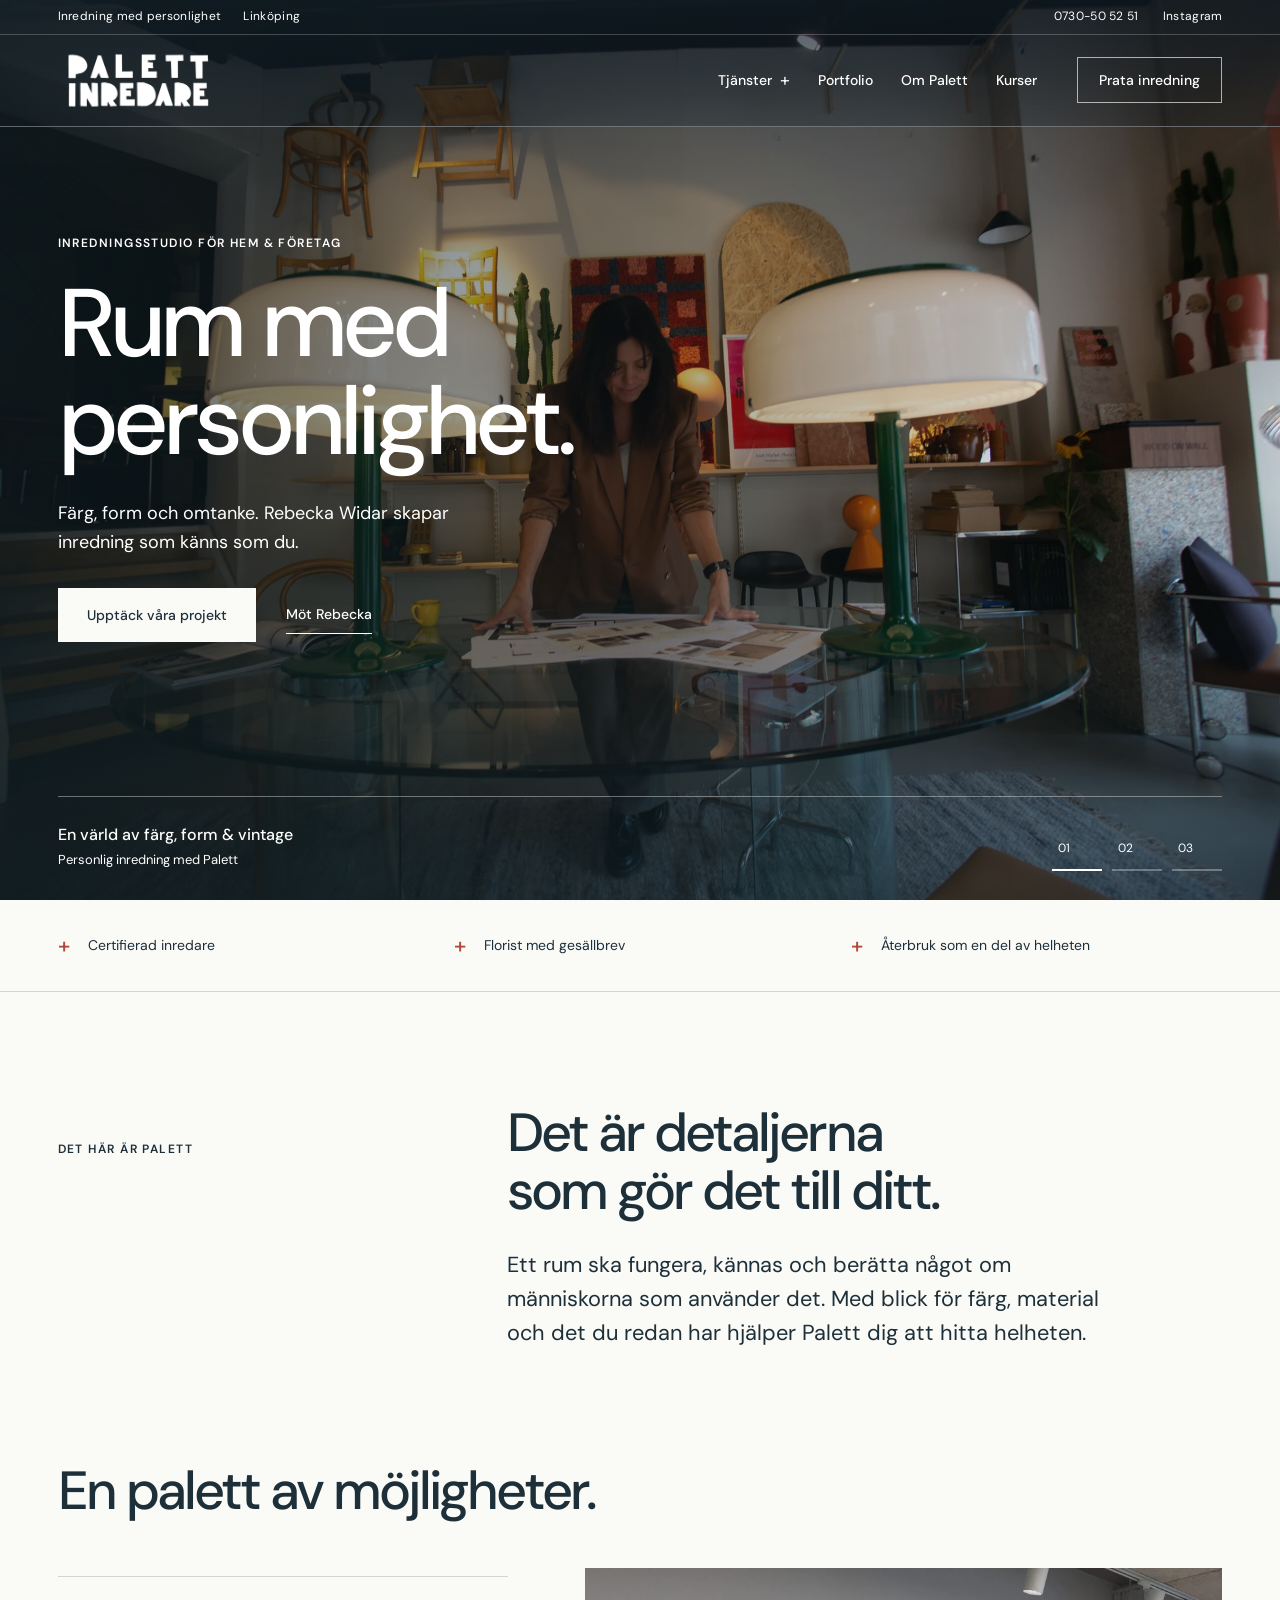
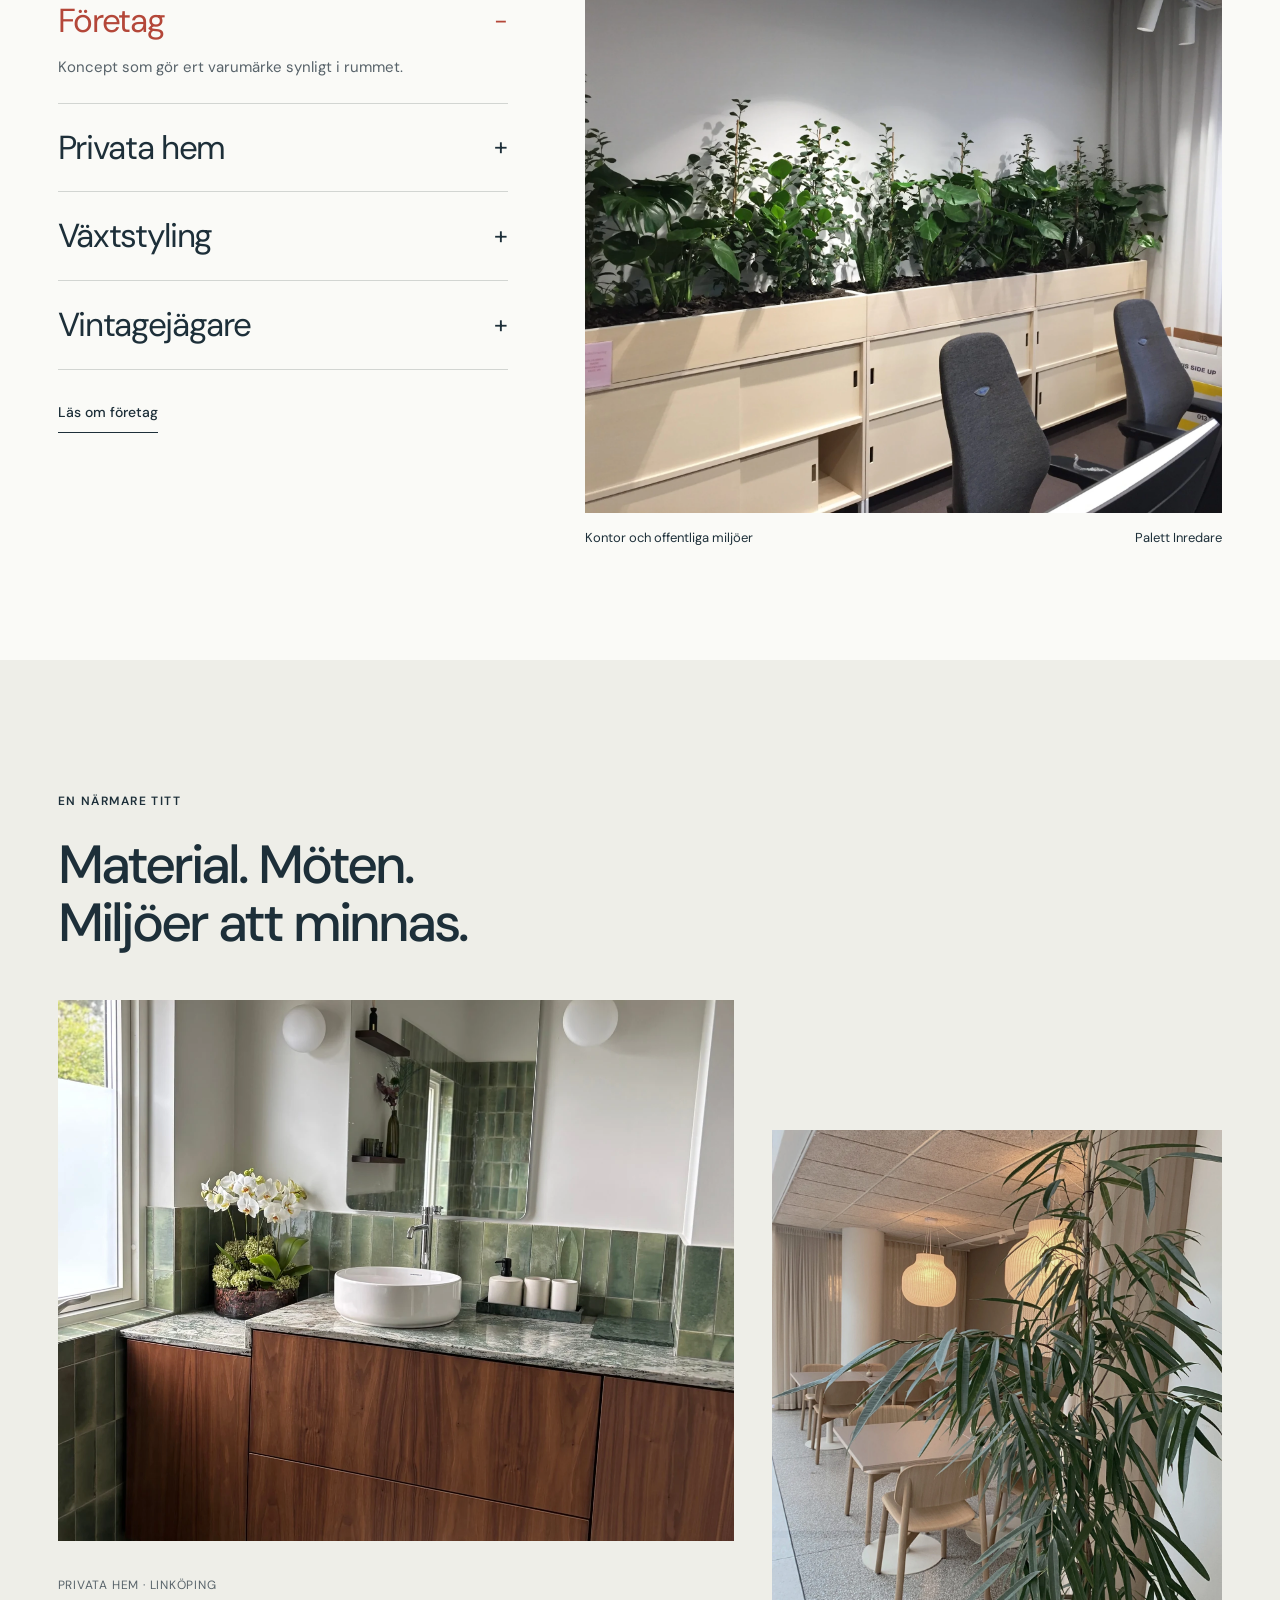
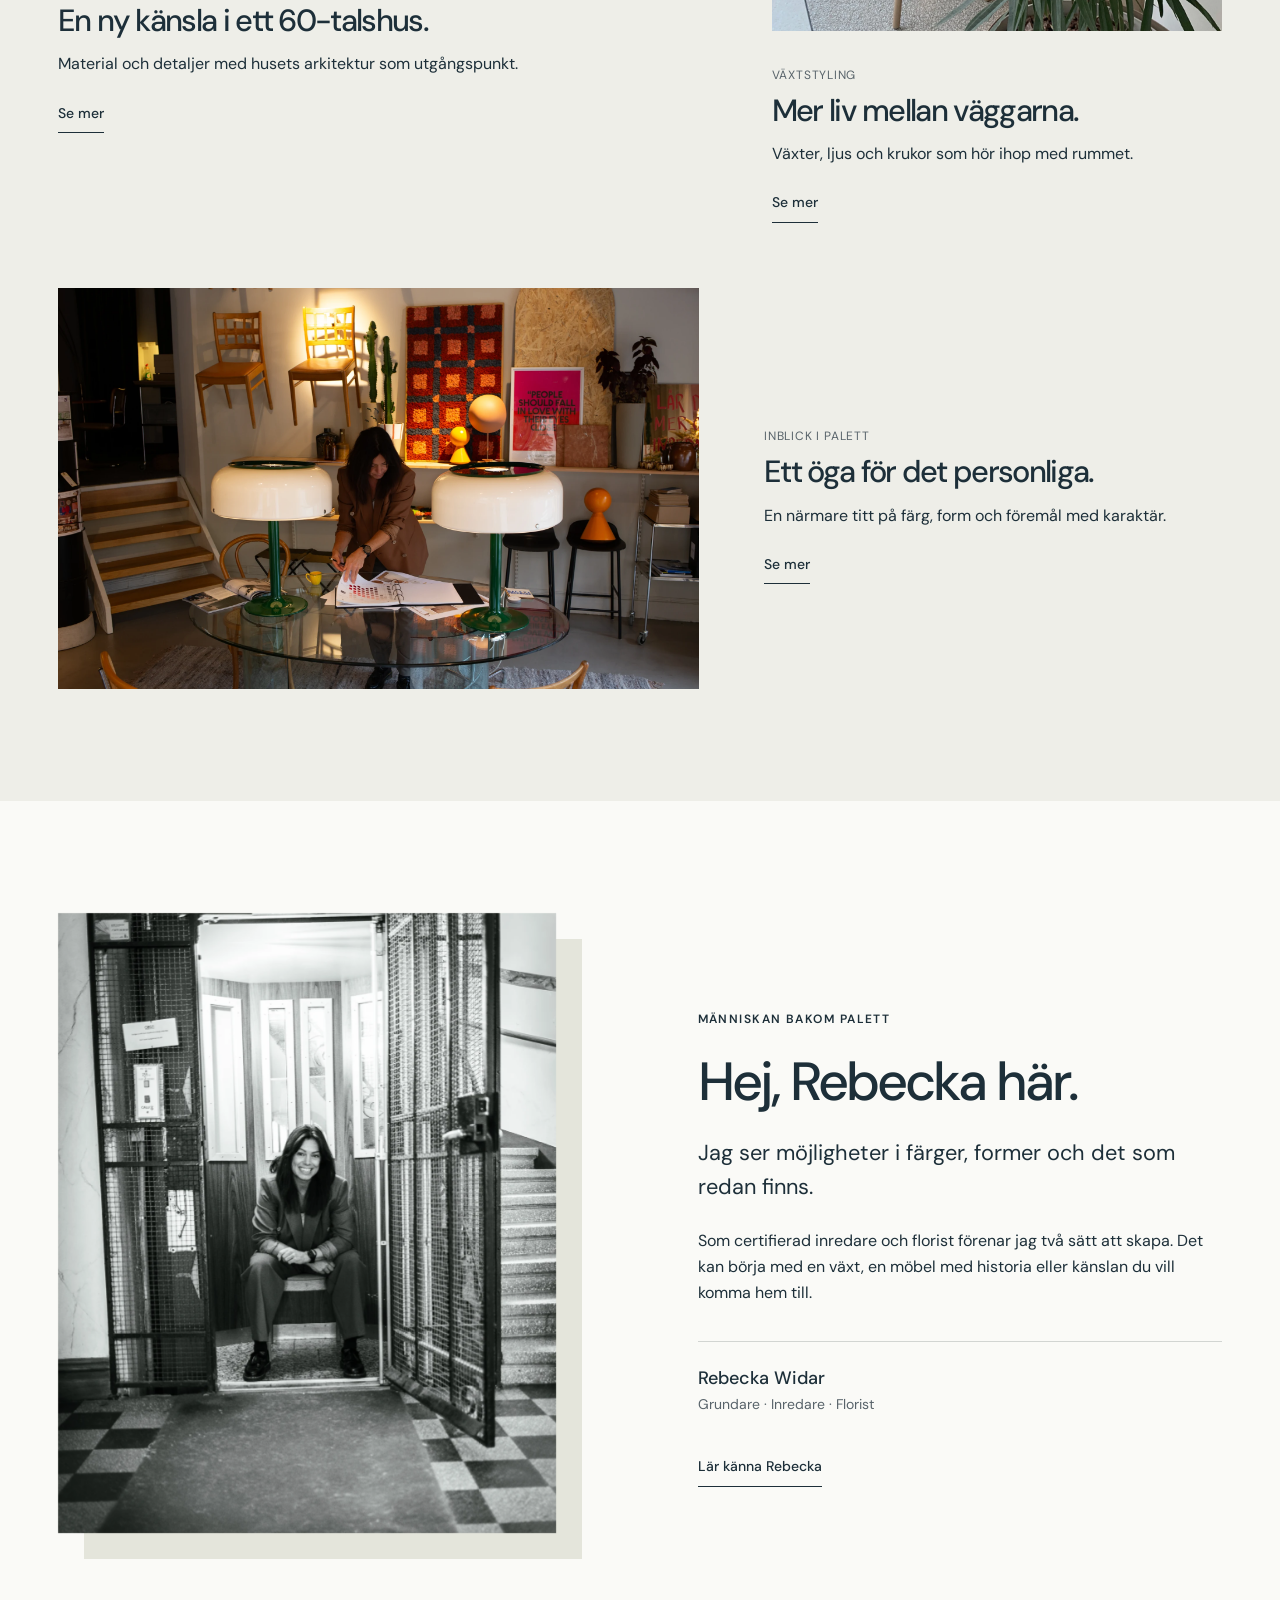
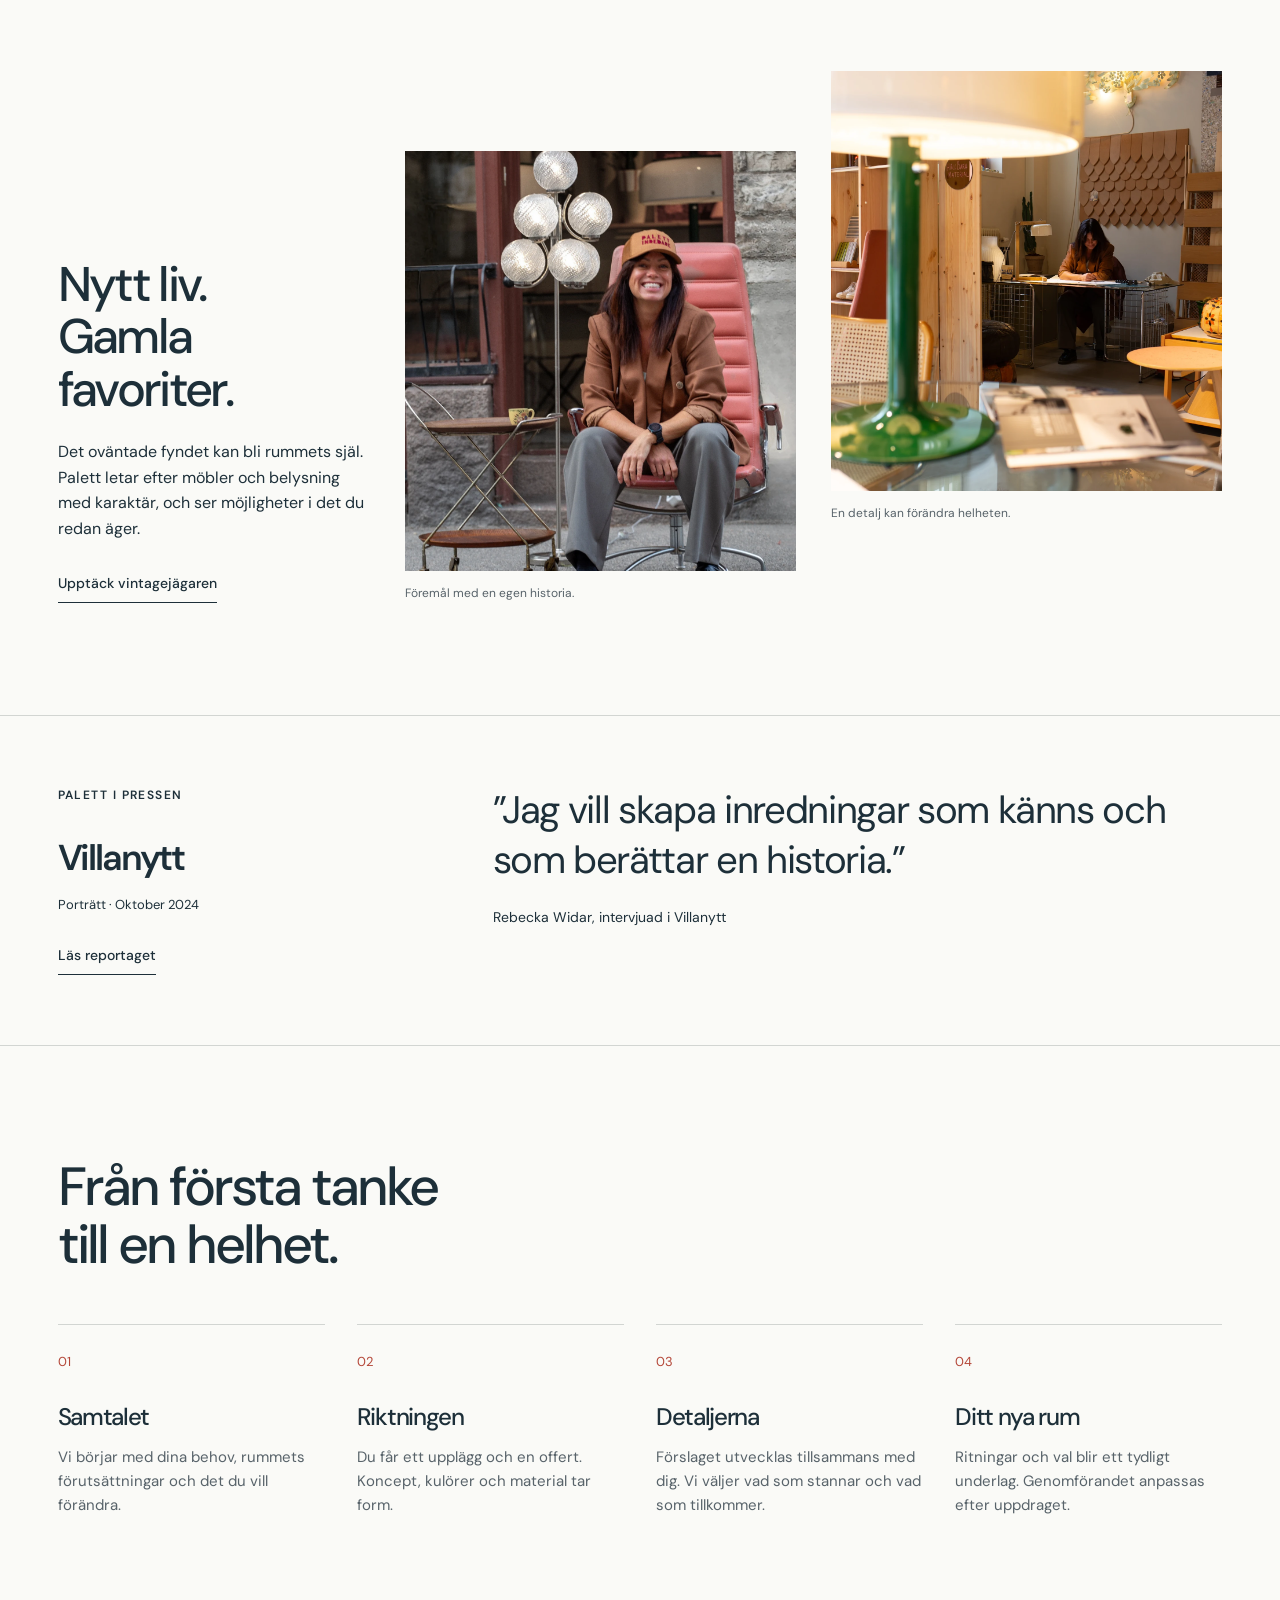
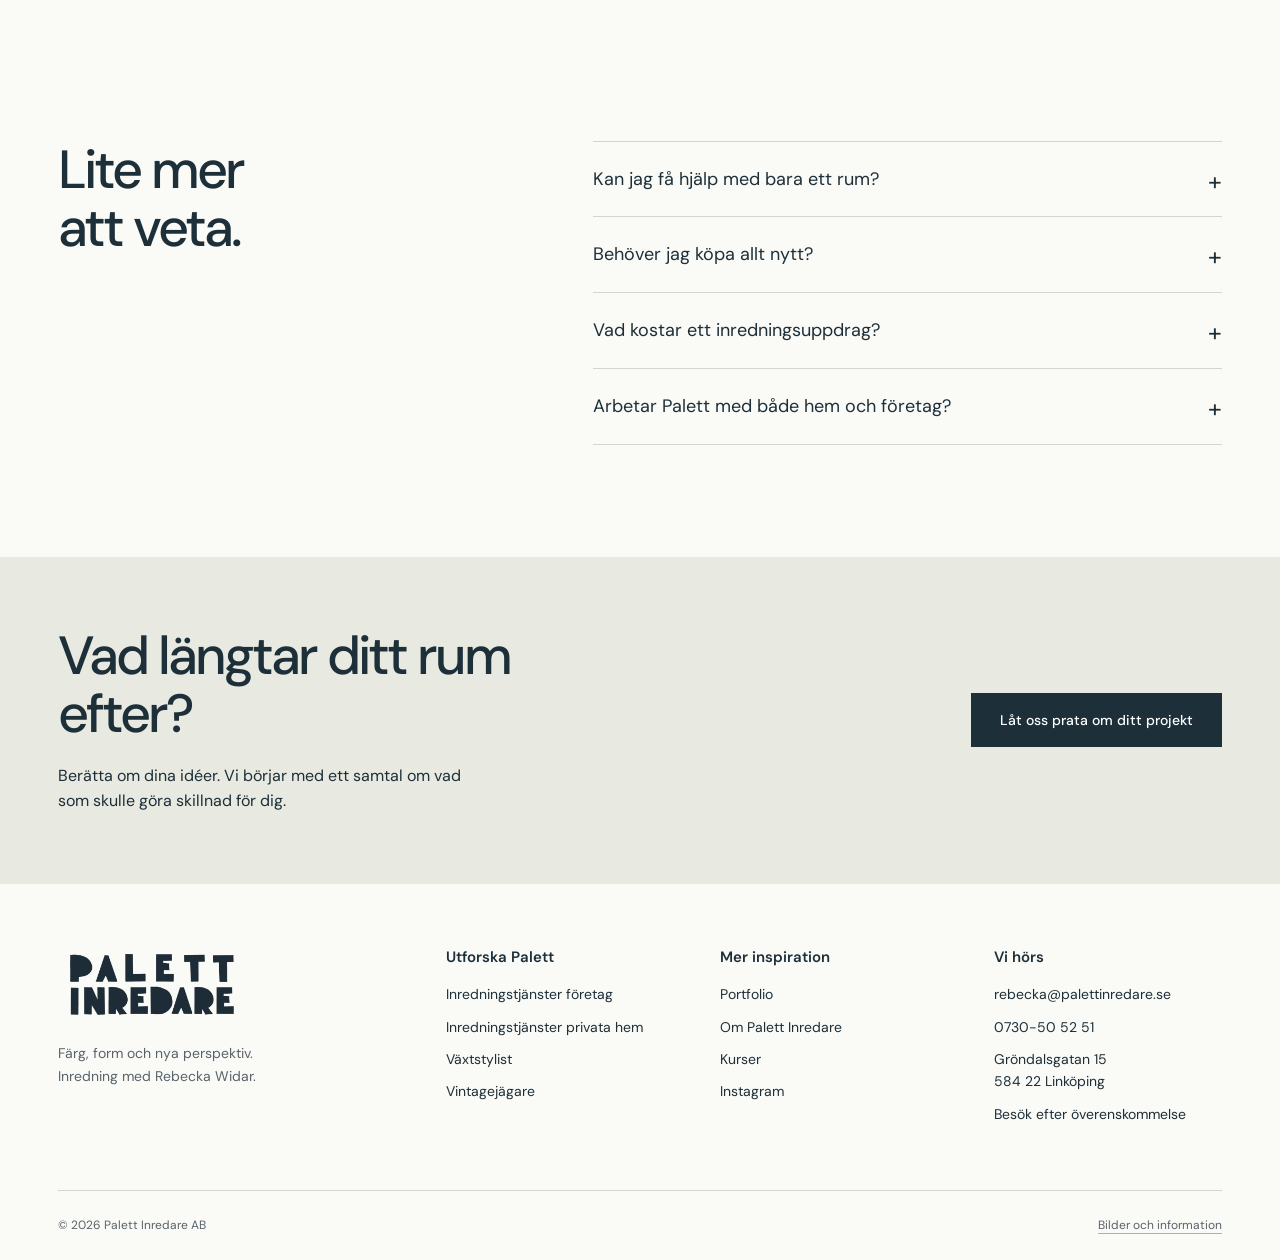
<file: index.html>
<!doctype html><html lang="sv"><head><meta charset="utf-8"><meta name="viewport" content="width=device-width, initial-scale=1"><title>Hem | Palett Inredare</title><meta name="description" content="Personlig inredning med Rebecka Widar i Linköping. Inredning för företag och hem, växtstyling, vintage och kurser."><meta name="theme-color" content="#1d2f39"><link rel="icon" href="assets/favicon.svg" type="image/svg+xml"><link rel="preload" href="assets/sans-500.ttf" as="font" type="font/ttf" crossorigin><link rel="stylesheet" href="style.css"><script src="script.js" defer></script></head><body><a class="skip" href="#main">Hoppa till innehållet</a><header class="header hero-header"><div class="utility wrap"><div>Inredning med personlighet<span class="desktop-only">Linköping</span></div><div><a href="tel:+46730505251">0730-50 52 51</a><a class="desktop-only" href="https://www.instagram.com/Palettinredare/" target="_blank" rel="noopener">Instagram</a></div></div><div class="nav-bar wrap"><a class="brand" href="index.html" aria-label="Palett Inredare, startsida"><img src="assets/logo.png" alt="Palett Inredare" class="" loading="eager" decoding="async" fetchpriority="high"></a><nav class="nav" aria-label="Huvudmeny"><details class="nav-disclosure"><summary>Tjänster</summary><div class="mega"><a href="inredningstjanster_foretag/index.html">Inredningstjänster företag</a><a href="inredningstjanster-privata-hem-2/index.html">Inredningstjänster privata hem</a><a href="vaxtstylist/index.html">Växtstylist</a><a href="vintagejagare/index.html">Vintagejägare</a><a href="kurser/index.html">Kurser</a></div></details><a href="portfolio/index.html">Portfolio</a><a href="om-palett-inredare-i-linkoping/index.html">Om Palett</a><a href="kurser/index.html">Kurser</a><a class="button " href="kontakta_en_inredare_i_linkoping/index.html">Prata inredning</a></nav><button class="menu-toggle" aria-label="Öppna menyn" aria-expanded="false" aria-controls="mobile-nav"><span></span><span></span></button></div><nav id="mobile-nav" class="mobile-nav" aria-label="Mobilmeny" hidden><a href="inredningstjanster_foretag/index.html">Inredningstjänster företag</a><a href="inredningstjanster-privata-hem-2/index.html">Inredningstjänster privata hem</a><a href="vaxtstylist/index.html">Växtstylist</a><a href="vintagejagare/index.html">Vintagejägare</a><a href="kurser/index.html">Kurser</a><a href="portfolio/index.html">Portfolio</a><a href="om-palett-inredare-i-linkoping/index.html">Om Palett Inredare</a><a class="button " href="kontakta_en_inredare_i_linkoping/index.html">Prata inredning</a><p>Rebecka Widar · Linköping</p><a class="mobile-small" href="tel:+46730505251">0730-50 52 51</a></nav></header><main id="main"><section class="hero"><img src="assets/hero.webp" alt="Vintageinredning och skapande vid arbetsbordet" class="hero-photo" loading="eager" decoding="async" fetchpriority="high"><div class="hero-content wrap"><p class="eyebrow">Inredningsstudio för hem & företag</p><h1>Rum med<br>personlighet.</h1><p class="lead">Färg, form och omtanke. Rebecka Widar skapar inredning som känns som du.</p><div class="actions"><a class="button light" href="portfolio/index.html">Upptäck våra projekt</a><a class="text-link" href="om-palett-inredare-i-linkoping/index.html">Möt Rebecka</a></div></div><div class="hero-bottom"><div class="hero-project"><p>En värld av färg, form & vintage</p><span>Personlig inredning med Palett</span></div><div class="hero-pagination" aria-label="Välj herobild"><button aria-label="Visa studiobilden" aria-pressed="true" data-image="assets/hero.webp" data-alt="Vintageinredning och skapande vid arbetsbordet" data-title="En värld av färg, form & vintage" data-note="Personlig inredning med Palett">01</button><button aria-label="Visa badrummet i Linköping" aria-pressed="false" data-image="assets/villa-bath.webp" data-alt="Badrum med grönt kakel i en 60-talsvilla" data-title="Gröna toner i en 60-talsvilla" data-note="Inredningsprojekt · Linköping">02</button><button aria-label="Visa växtinredningen" aria-pressed="false" data-image="assets/office.webp" data-alt="Växtplantering på ett kontor" data-title="Gröna rum att trivas i" data-note="Växtstyling för arbetsplatsen">03</button></div></div></section>
 <div class="credential-strip wrap"><div><span class="mini">+</span>Certifierad inredare</div><div><span class="mini">+</span>Florist med gesällbrev</div><div><span class="mini">+</span>Återbruk som en del av helheten</div></div>
 <section class="section wrap intro reveal"><p class="eyebrow">Det här är Palett</p><div><h2>Det är detaljerna<br>som gör det till ditt.</h2><p class="lead">Ett rum ska fungera, kännas och berätta något om människorna som använder det. Med blick för färg, material och det du redan har hjälper Palett dig att hitta helheten.</p></div></section>
 <section class="section wrap" style="padding-top:0"><div class="section-heading"><h2>En palett av möjligheter.</h2></div><div class="service-studio"><div class="service-list"><div role="tablist" aria-label="Utforska tjänster" aria-orientation="vertical"><button class="service-tab" id="service-tab-0" role="tab" aria-selected="true" aria-controls="service-panel" tabindex="0" data-image="assets/office.webp" data-alt="Växtplantering som delar av en kontorsmiljö" data-caption="Kontor och offentliga miljöer" data-href="inredningstjanster_foretag/index.html" data-link="Läs om företag"><span class="tab-title">Företag<span aria-hidden="true">−</span></span><p>Koncept som gör ert varumärke synligt i rummet.</p></button><button class="service-tab" id="service-tab-1" role="tab" aria-selected="false" aria-controls="service-panel" tabindex="-1" data-image="assets/villa-vanity.webp" data-alt="Grönt kakel och kommod i ett villabadrum" data-caption="Privata hem" data-href="inredningstjanster-privata-hem-2/index.html" data-link="Läs om privata hem"><span class="tab-title">Privata hem<span aria-hidden="true">+</span></span><p>Från färgval till möblering. En helhet som fungerar för dig.</p></button><button class="service-tab" id="service-tab-2" role="tab" aria-selected="false" aria-controls="service-panel" tabindex="-1" data-image="assets/plants.webp" data-alt="Växtstyling i en ljus interiör" data-caption="Växter och blomster" data-href="vaxtstylist/index.html" data-link="Läs om växtstyling"><span class="tab-title">Växtstyling<span aria-hidden="true">+</span></span><p>Det gröna lagret som ger liv, volym och karaktär.</p></button><button class="service-tab" id="service-tab-3" role="tab" aria-selected="false" aria-controls="service-panel" tabindex="-1" data-image="assets/vintage.webp" data-alt="Vintagefåtölj och golvlampa" data-caption="Återbruk och unika fynd" data-href="vintagejagare/index.html" data-link="Läs om vintagejägare"><span class="tab-title">Vintagejägare<span aria-hidden="true">+</span></span><p>Utvalda föremål som gör skillnad för hela inredningen.</p></button></div><a class="text-link" id="service-link" href="inredningstjanster_foretag/index.html">Läs om företag</a></div><div class="service-visual" id="service-panel" role="tabpanel" aria-labelledby="service-tab-0" tabindex="0"><img id="service-photo" src="assets/office.webp" alt="Växtplantering som delar av en kontorsmiljö" loading="lazy"><div class="service-caption"><span id="service-caption">Kontor och offentliga miljöer</span><span>Palett Inredare</span></div></div></div></section>
 <section class="section projects-section"><div class="wrap"><div class="section-heading"><p class="eyebrow">En närmare titt</p><h2>Material. Möten.<br>Miljöer att minnas.</h2></div><div class="project-grid"><article class="project-card reveal" data-category="hem"><a class="image-wrap" href="portfolio/villa-linkoping/index.html"><img src="assets/villa-vanity.webp" alt="Ett badrum med grön kakelvägg och kommod i trä" class="" loading="lazy" decoding="async"></a><div class="project-info"><p class="meta">Privata hem · Linköping</p><h3><a href="portfolio/villa-linkoping/index.html">En ny känsla i ett 60-talshus.</a></h3><p>Material och detaljer med husets arkitektur som utgångspunkt.</p><a class="text-link" href="portfolio/villa-linkoping/index.html">Se mer</a></div></article><article class="project-card reveal" data-category="vaxt"><a class="image-wrap" href="portfolio/vaxtinredning/index.html"><img src="assets/plants.webp" alt="Gröna växter i en ljus inredning" class="" loading="lazy" decoding="async"></a><div class="project-info"><p class="meta">Växtstyling</p><h3><a href="portfolio/vaxtinredning/index.html">Mer liv mellan väggarna.</a></h3><p>Växter, ljus och krukor som hör ihop med rummet.</p><a class="text-link" href="portfolio/vaxtinredning/index.html">Se mer</a></div></article><article class="project-card reveal" data-category="studio"><a class="image-wrap" href="portfolio/studion/index.html"><img src="assets/studio-wide.webp" alt="Arbetsbord, lampor och vintage i Paletts bildarkiv" class="" loading="lazy" decoding="async"></a><div class="project-info"><p class="meta">Inblick i Palett</p><h3><a href="portfolio/studion/index.html">Ett öga för det personliga.</a></h3><p>En närmare titt på färg, form och föremål med karaktär.</p><a class="text-link" href="portfolio/studion/index.html">Se mer</a></div></article></div></div></section>
 <section class="section wrap about-grid"><figure class="portrait-wrap reveal"><img src="assets/rebecka.webp" alt="Rebecka Widar, grundare av Palett Inredare" class="" loading="lazy" decoding="async"></figure><div class="about-copy reveal"><p class="eyebrow">Människan bakom Palett</p><h2>Hej, Rebecka här.</h2><p class="lead">Jag ser möjligheter i färger, former och det som redan finns.</p><p>Som certifierad inredare och florist förenar jag två sätt att skapa. Det kan börja med en växt, en möbel med historia eller känslan du vill komma hem till.</p><div class="name"><div><strong>Rebecka Widar</strong><span>Grundare · Inredare · Florist</span></div></div><div class="actions"><a class="text-link" href="om-palett-inredare-i-linkoping/index.html">Lär känna Rebecka</a></div></div></section>
 <section class="section wrap vintage-feature" style="padding-top:0"><div><h2>Nytt liv.<br>Gamla favoriter.</h2><p>Det oväntade fyndet kan bli rummets själ. Palett letar efter möbler och belysning med karaktär, och ser möjligheter i det du redan äger.</p><a class="text-link" href="vintagejagare/index.html">Upptäck vintagejägaren</a></div><figure><img src="assets/vintage.webp" alt="Rebecka med vintagefåtölj och en golvlampa" class="" loading="lazy" decoding="async"><figcaption>Föremål med en egen historia.</figcaption></figure><figure><img src="assets/detail.webp" alt="Grön vintagelampa och detaljer i studion" class="" loading="lazy" decoding="async"><figcaption>En detalj kan förändra helheten.</figcaption></figure></section>
 <section class="press wrap"><div><p class="eyebrow">Palett i pressen</p><p class="press-brand">Villanytt</p><p class="meta">Porträtt · Oktober 2024</p><a class="text-link" href="https://villanytt.se/wp-content/uploads/2024/10/villanytt_bladderex_oktober_2024.pdf#page=9" target="_blank" rel="noopener">Läs reportaget</a></div><div><blockquote>”Jag vill skapa inredningar som känns och som berättar en historia.”</blockquote><cite>Rebecka Widar, intervjuad i Villanytt</cite></div></section><section class="section wrap"><div class="section-heading"><h2>Från första tanke<br>till en helhet.</h2></div><div class="process"><article class="step reveal"><b>01</b><h3>Samtalet</h3><p>Vi börjar med dina behov, rummets förutsättningar och det du vill förändra.</p></article><article class="step reveal"><b>02</b><h3>Riktningen</h3><p>Du får ett upplägg och en offert. Koncept, kulörer och material tar form.</p></article><article class="step reveal"><b>03</b><h3>Detaljerna</h3><p>Förslaget utvecklas tillsammans med dig. Vi väljer vad som stannar och vad som tillkommer.</p></article><article class="step reveal"><b>04</b><h3>Ditt nya rum</h3><p>Ritningar och val blir ett tydligt underlag. Genomförandet anpassas efter uppdraget.</p></article></div></section><section class="section wrap faq-layout"><div><h2>Lite mer<br>att veta.</h2></div><div class="faq-list"><details><summary>Kan jag få hjälp med bara ett rum?</summary><p>Ja. Hjälpen anpassas efter uppdraget, från en avgränsad del av inredningen till en större helhet. Beskriv vad du vill förändra när du hör av dig.</p></details><details><summary>Behöver jag köpa allt nytt?</summary><p>Nej. Befintliga möbler är en del av utgångspunkten. Återbruk och utvalda vintagefynd kan ge rummet ett personligare uttryck.</p></details><details><summary>Vad kostar ett inredningsuppdrag?</summary><p>Upplägg och pris tas fram efter ett första samtal om dina behov. Du får ett förslag och en offert för just ditt projekt.</p></details><details><summary>Arbetar Palett med både hem och företag?</summary><p>Ja, tjänsterna omfattar privata bostäder, arbetsplatser och offentliga miljöer. Växtstyling och blomsterdekorationer kan ingå eller vara egna uppdrag.</p></details></div></section><section class="closing wrap"><div><h2>Vad längtar ditt rum efter?</h2><p>Berätta om dina idéer. Vi börjar med ett samtal om vad som skulle göra skillnad för dig.</p></div><a class="button " href="kontakta_en_inredare_i_linkoping/index.html">Låt oss prata om ditt projekt</a></section></main><footer class="footer wrap"><div class="footer-top"><div><a class="brand" href="index.html"><img src="assets/logo.png" alt="Palett Inredare" class="" loading="lazy" decoding="async"></a><p>Färg, form och nya perspektiv.<br>Inredning med Rebecka Widar.</p></div><div><h3>Utforska Palett</h3><div class="footer-links"><a href="inredningstjanster_foretag/index.html">Inredningstjänster företag</a><a href="inredningstjanster-privata-hem-2/index.html">Inredningstjänster privata hem</a><a href="vaxtstylist/index.html">Växtstylist</a><a href="vintagejagare/index.html">Vintagejägare</a></div></div><div><h3>Mer inspiration</h3><div class="footer-links"><a href="portfolio/index.html">Portfolio</a><a href="om-palett-inredare-i-linkoping/index.html">Om Palett Inredare</a><a href="kurser/index.html">Kurser</a><a href="https://www.instagram.com/Palettinredare/" target="_blank" rel="noopener">Instagram</a></div></div><div><h3>Vi hörs</h3><div class="footer-links"><a href="mailto:rebecka@palettinredare.se">rebecka@palettinredare.se</a><a href="tel:+46730505251">0730-50 52 51</a><span>Gröndalsgatan 15<br>584 22 Linköping</span><span>Besök efter överenskommelse</span></div></div></div><div class="footer-bottom"><div>© 2026 Palett Inredare AB</div><div><a href="bilder-och-information/index.html">Bilder och information</a></div></div></footer></body></html>
</file>
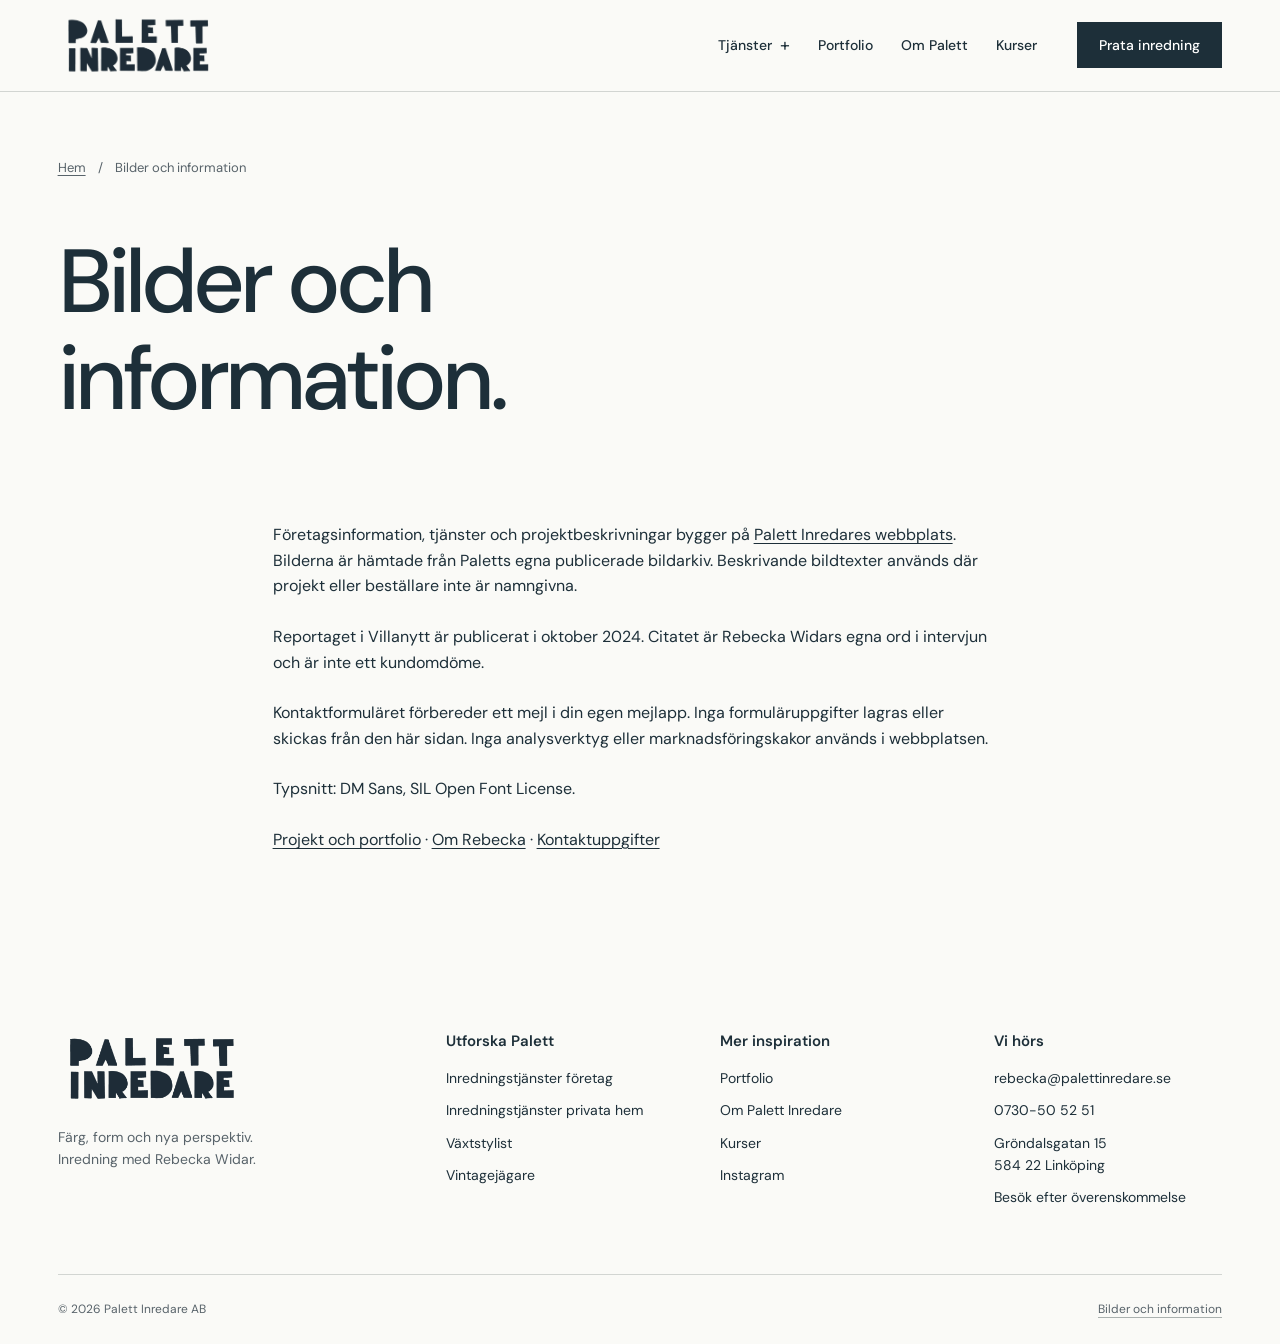
<file: bilder-och-information/index.html>
<!doctype html><html lang="sv"><head><meta charset="utf-8"><meta name="viewport" content="width=device-width, initial-scale=1"><title>Bilder och information | Palett Inredare</title><meta name="description" content="Personlig inredning med Rebecka Widar i Linköping. Inredning för företag och hem, växtstyling, vintage och kurser."><meta name="theme-color" content="#1d2f39"><link rel="icon" href="../assets/favicon.svg" type="image/svg+xml"><link rel="preload" href="../assets/sans-500.ttf" as="font" type="font/ttf" crossorigin><link rel="stylesheet" href="../style.css"><script src="../script.js" defer></script></head><body><a class="skip" href="#main">Hoppa till innehållet</a><header class="header "><div class="nav-bar wrap"><a class="brand" href="../index.html" aria-label="Palett Inredare, startsida"><img src="../assets/logo.png" alt="Palett Inredare" class="" loading="eager" decoding="async" fetchpriority="high"></a><nav class="nav" aria-label="Huvudmeny"><details class="nav-disclosure"><summary>Tjänster</summary><div class="mega"><a href="../inredningstjanster_foretag/index.html">Inredningstjänster företag</a><a href="../inredningstjanster-privata-hem-2/index.html">Inredningstjänster privata hem</a><a href="../vaxtstylist/index.html">Växtstylist</a><a href="../vintagejagare/index.html">Vintagejägare</a><a href="../kurser/index.html">Kurser</a></div></details><a href="../portfolio/index.html">Portfolio</a><a href="../om-palett-inredare-i-linkoping/index.html">Om Palett</a><a href="../kurser/index.html">Kurser</a><a class="button " href="../kontakta_en_inredare_i_linkoping/index.html">Prata inredning</a></nav><button class="menu-toggle" aria-label="Öppna menyn" aria-expanded="false" aria-controls="mobile-nav"><span></span><span></span></button></div><nav id="mobile-nav" class="mobile-nav" aria-label="Mobilmeny" hidden><a href="../inredningstjanster_foretag/index.html">Inredningstjänster företag</a><a href="../inredningstjanster-privata-hem-2/index.html">Inredningstjänster privata hem</a><a href="../vaxtstylist/index.html">Växtstylist</a><a href="../vintagejagare/index.html">Vintagejägare</a><a href="../kurser/index.html">Kurser</a><a href="../portfolio/index.html">Portfolio</a><a href="../om-palett-inredare-i-linkoping/index.html">Om Palett Inredare</a><a class="button " href="../kontakta_en_inredare_i_linkoping/index.html">Prata inredning</a><p>Rebecka Widar · Linköping</p><a class="mobile-small" href="tel:+46730505251">0730-50 52 51</a></nav></header><main id="main"><section class="page-top wrap"><div class="breadcrumb"><a href="../index.html">Hem</a><span>/</span><span>Bilder och information</span></div><h1>Bilder och information.</h1></section><section class="wrap source-list"><p>Företagsinformation, tjänster och projektbeskrivningar bygger på <a href="https://palettinredare.se/">Palett Inredares webbplats</a>. Bilderna är hämtade från Paletts egna publicerade bildarkiv. Beskrivande bildtexter används där projekt eller beställare inte är namngivna.</p><p>Reportaget i Villanytt är publicerat i oktober 2024. Citatet är Rebecka Widars egna ord i intervjun och är inte ett kundomdöme.</p><p>Kontaktformuläret förbereder ett mejl i din egen mejlapp. Inga formuläruppgifter lagras eller skickas från den här sidan. Inga analysverktyg eller marknadsföringskakor används i webbplatsen.</p><p>Typsnitt: DM Sans, SIL Open Font License.</p><p><a href="https://palettinredare.se/portfolio/">Projekt och portfolio</a> · <a href="https://palettinredare.se/om-palett-inredare-i-linkoping/">Om Rebecka</a> · <a href="https://palettinredare.se/kontakta_en_inredare_i_linkoping/">Kontaktuppgifter</a></p></section></main><footer class="footer wrap"><div class="footer-top"><div><a class="brand" href="../index.html"><img src="../assets/logo.png" alt="Palett Inredare" class="" loading="lazy" decoding="async"></a><p>Färg, form och nya perspektiv.<br>Inredning med Rebecka Widar.</p></div><div><h3>Utforska Palett</h3><div class="footer-links"><a href="../inredningstjanster_foretag/index.html">Inredningstjänster företag</a><a href="../inredningstjanster-privata-hem-2/index.html">Inredningstjänster privata hem</a><a href="../vaxtstylist/index.html">Växtstylist</a><a href="../vintagejagare/index.html">Vintagejägare</a></div></div><div><h3>Mer inspiration</h3><div class="footer-links"><a href="../portfolio/index.html">Portfolio</a><a href="../om-palett-inredare-i-linkoping/index.html">Om Palett Inredare</a><a href="../kurser/index.html">Kurser</a><a href="https://www.instagram.com/Palettinredare/" target="_blank" rel="noopener">Instagram</a></div></div><div><h3>Vi hörs</h3><div class="footer-links"><a href="mailto:rebecka@palettinredare.se">rebecka@palettinredare.se</a><a href="tel:+46730505251">0730-50 52 51</a><span>Gröndalsgatan 15<br>584 22 Linköping</span><span>Besök efter överenskommelse</span></div></div></div><div class="footer-bottom"><div>© 2026 Palett Inredare AB</div><div><a href="../bilder-och-information/index.html">Bilder och information</a></div></div></footer></body></html>
</file>
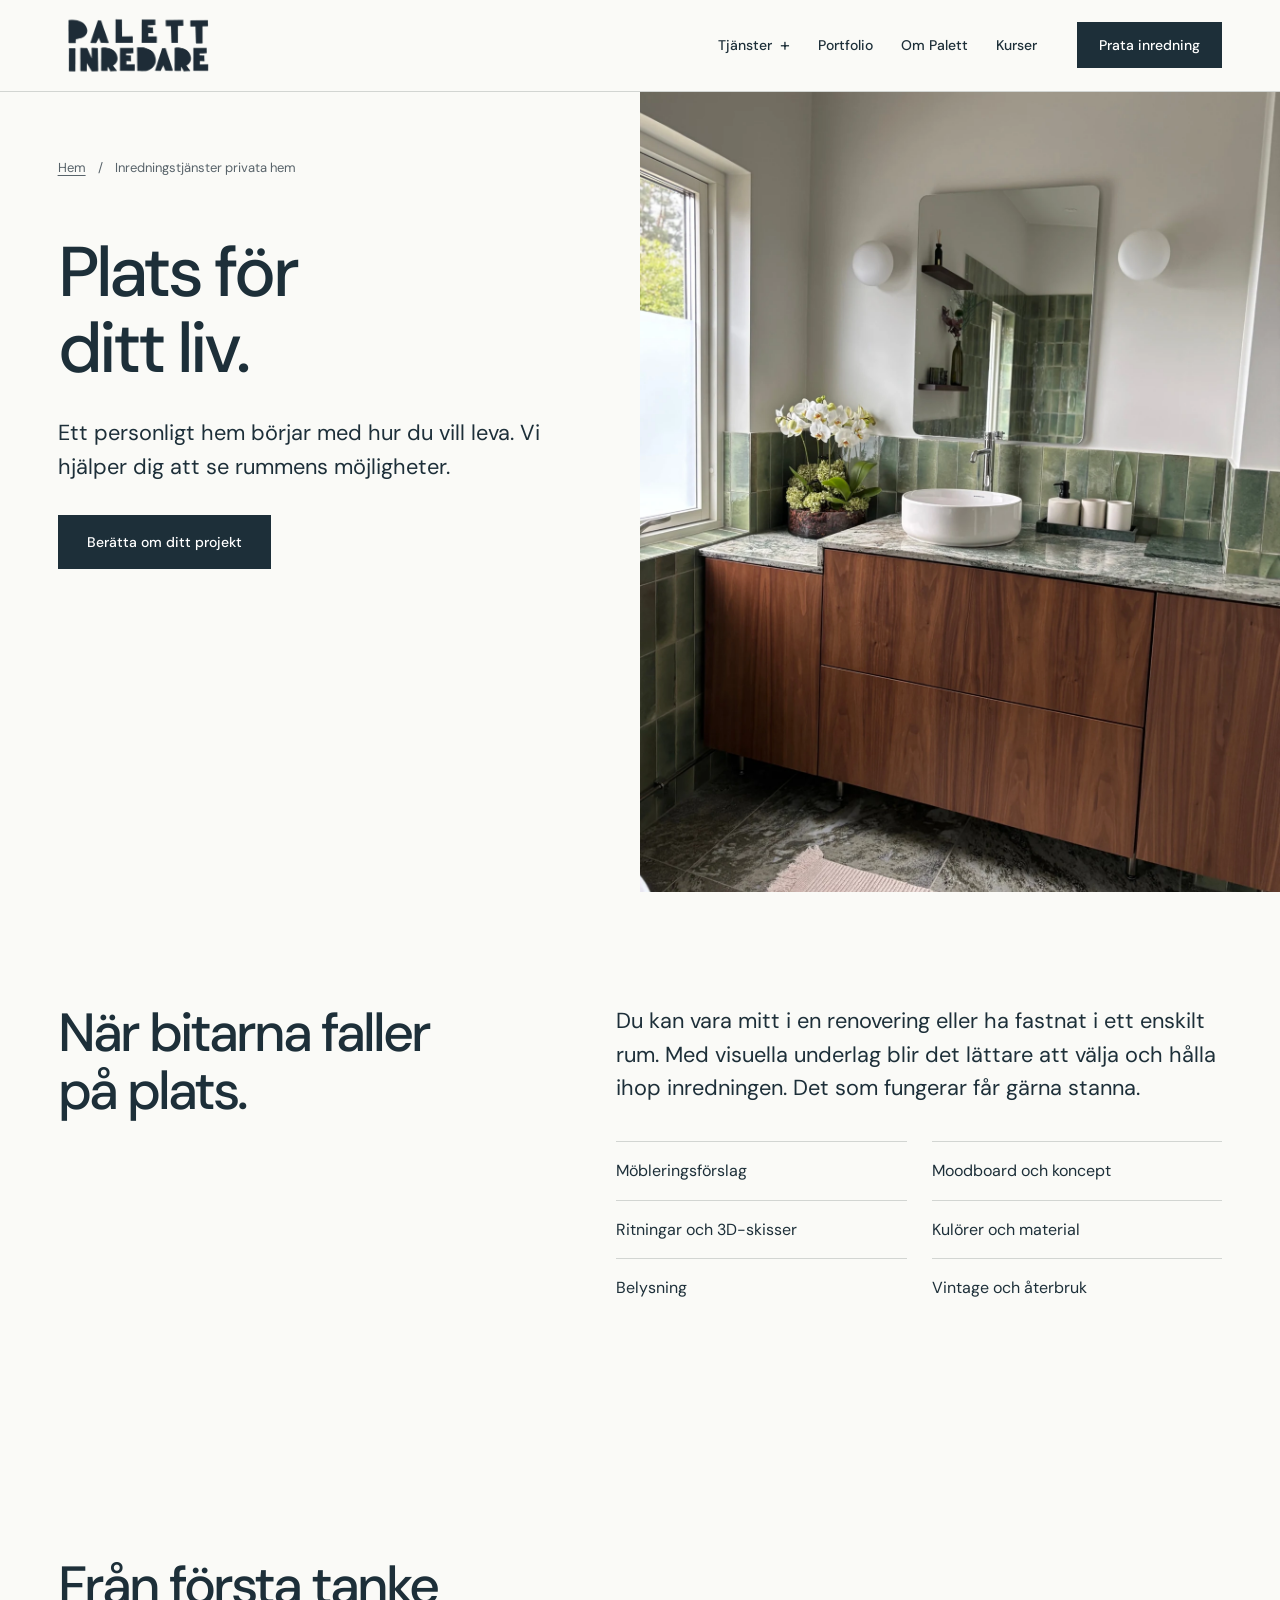
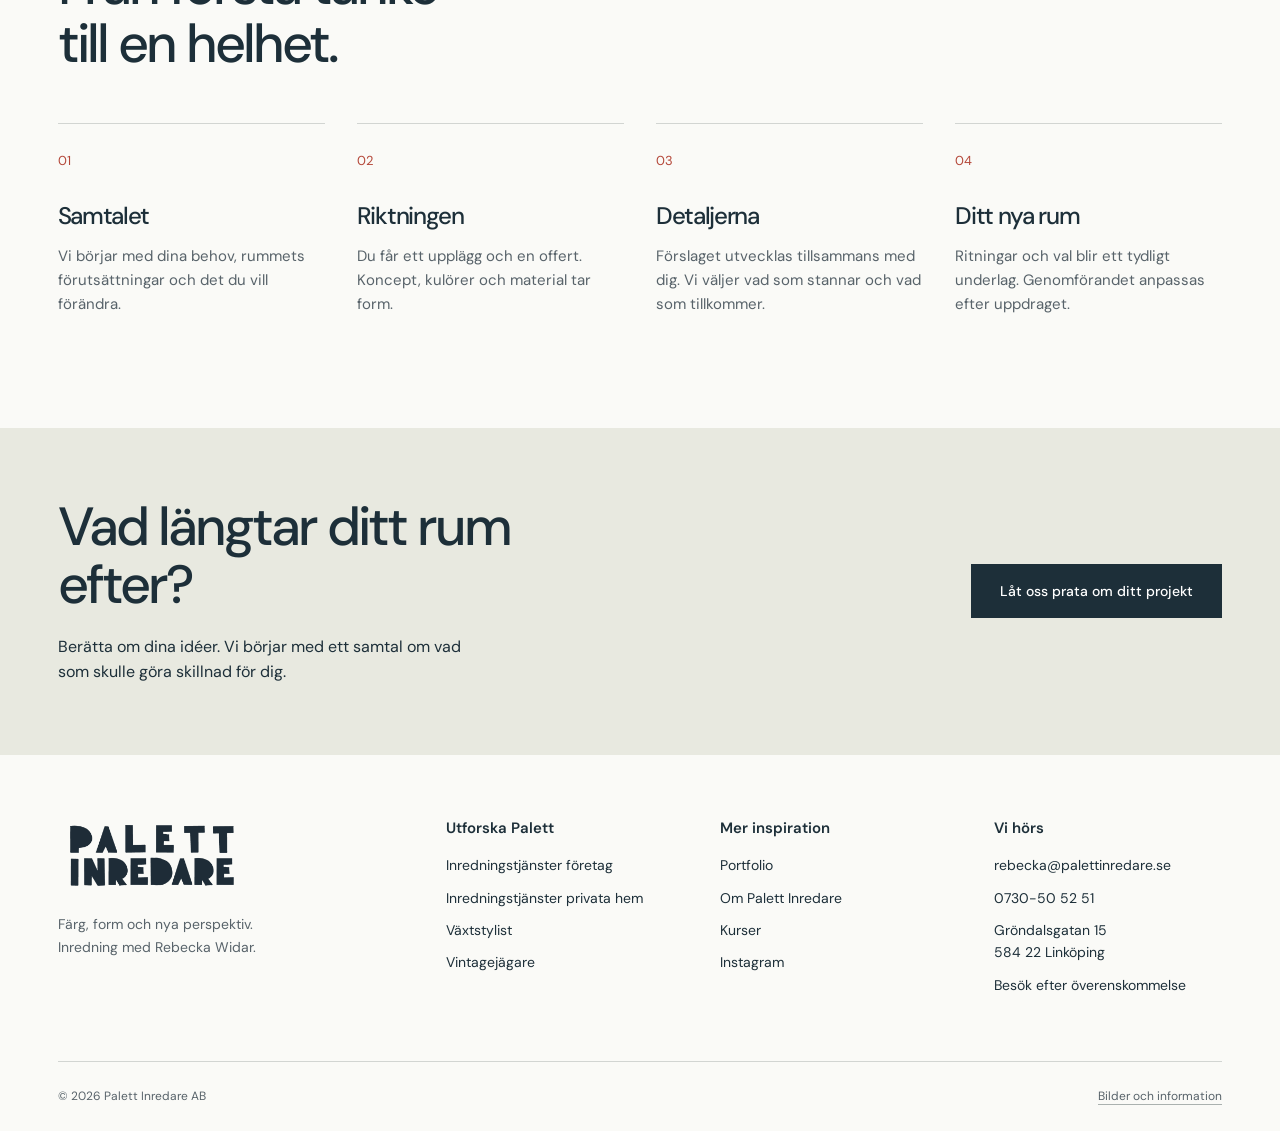
<file: inredningstjanster-privata-hem-2/index.html>
<!doctype html><html lang="sv"><head><meta charset="utf-8"><meta name="viewport" content="width=device-width, initial-scale=1"><title>Inredningstjänster privata hem | Palett Inredare</title><meta name="description" content="Personlig inredning med Rebecka Widar i Linköping. Inredning för företag och hem, växtstyling, vintage och kurser."><meta name="theme-color" content="#1d2f39"><link rel="icon" href="../assets/favicon.svg" type="image/svg+xml"><link rel="preload" href="../assets/sans-500.ttf" as="font" type="font/ttf" crossorigin><link rel="stylesheet" href="../style.css"><script src="../script.js" defer></script></head><body><a class="skip" href="#main">Hoppa till innehållet</a><header class="header "><div class="nav-bar wrap"><a class="brand" href="../index.html" aria-label="Palett Inredare, startsida"><img src="../assets/logo.png" alt="Palett Inredare" class="" loading="eager" decoding="async" fetchpriority="high"></a><nav class="nav" aria-label="Huvudmeny"><details class="nav-disclosure"><summary>Tjänster</summary><div class="mega"><a href="../inredningstjanster_foretag/index.html">Inredningstjänster företag</a><a href="../inredningstjanster-privata-hem-2/index.html">Inredningstjänster privata hem</a><a href="../vaxtstylist/index.html">Växtstylist</a><a href="../vintagejagare/index.html">Vintagejägare</a><a href="../kurser/index.html">Kurser</a></div></details><a href="../portfolio/index.html">Portfolio</a><a href="../om-palett-inredare-i-linkoping/index.html">Om Palett</a><a href="../kurser/index.html">Kurser</a><a class="button " href="../kontakta_en_inredare_i_linkoping/index.html">Prata inredning</a></nav><button class="menu-toggle" aria-label="Öppna menyn" aria-expanded="false" aria-controls="mobile-nav"><span></span><span></span></button></div><nav id="mobile-nav" class="mobile-nav" aria-label="Mobilmeny" hidden><a href="../inredningstjanster_foretag/index.html">Inredningstjänster företag</a><a href="../inredningstjanster-privata-hem-2/index.html">Inredningstjänster privata hem</a><a href="../vaxtstylist/index.html">Växtstylist</a><a href="../vintagejagare/index.html">Vintagejägare</a><a href="../kurser/index.html">Kurser</a><a href="../portfolio/index.html">Portfolio</a><a href="../om-palett-inredare-i-linkoping/index.html">Om Palett Inredare</a><a class="button " href="../kontakta_en_inredare_i_linkoping/index.html">Prata inredning</a><p>Rebecka Widar · Linköping</p><a class="mobile-small" href="tel:+46730505251">0730-50 52 51</a></nav></header><main id="main"><section class="page-hero"><div class="page-top"><div class="breadcrumb"><a href="../index.html">Hem</a><span>/</span><span>Inredningstjänster privata hem</span></div><h1>Plats för<br>ditt liv.</h1><p class="lead">Ett personligt hem börjar med hur du vill leva. Vi hjälper dig att se rummens möjligheter.</p><div class="actions"><a class="button " href="../kontakta_en_inredare_i_linkoping/index.html">Berätta om ditt projekt</a></div></div><img src="../assets/villa-vanity.webp" alt="Kommod och grön kakelvägg i ett badrum" class="" loading="eager" decoding="async" fetchpriority="high"></section><section class="section wrap details-grid"><h2>När bitarna faller på plats.</h2><div><p class="lead">Du kan vara mitt i en renovering eller ha fastnat i ett enskilt rum. Med visuella underlag blir det lättare att välja och hålla ihop inredningen. Det som fungerar får gärna stanna.</p><ul class="included"><li>Möbleringsförslag</li><li>Moodboard och koncept</li><li>Ritningar och 3D-skisser</li><li>Kulörer och material</li><li>Belysning</li><li>Vintage och återbruk</li></ul></div></section><section class="section wrap"><div class="section-heading"><h2>Från första tanke<br>till en helhet.</h2></div><div class="process"><article class="step reveal"><b>01</b><h3>Samtalet</h3><p>Vi börjar med dina behov, rummets förutsättningar och det du vill förändra.</p></article><article class="step reveal"><b>02</b><h3>Riktningen</h3><p>Du får ett upplägg och en offert. Koncept, kulörer och material tar form.</p></article><article class="step reveal"><b>03</b><h3>Detaljerna</h3><p>Förslaget utvecklas tillsammans med dig. Vi väljer vad som stannar och vad som tillkommer.</p></article><article class="step reveal"><b>04</b><h3>Ditt nya rum</h3><p>Ritningar och val blir ett tydligt underlag. Genomförandet anpassas efter uppdraget.</p></article></div></section><section class="closing wrap"><div><h2>Vad längtar ditt rum efter?</h2><p>Berätta om dina idéer. Vi börjar med ett samtal om vad som skulle göra skillnad för dig.</p></div><a class="button " href="../kontakta_en_inredare_i_linkoping/index.html">Låt oss prata om ditt projekt</a></section></main><footer class="footer wrap"><div class="footer-top"><div><a class="brand" href="../index.html"><img src="../assets/logo.png" alt="Palett Inredare" class="" loading="lazy" decoding="async"></a><p>Färg, form och nya perspektiv.<br>Inredning med Rebecka Widar.</p></div><div><h3>Utforska Palett</h3><div class="footer-links"><a href="../inredningstjanster_foretag/index.html">Inredningstjänster företag</a><a href="../inredningstjanster-privata-hem-2/index.html">Inredningstjänster privata hem</a><a href="../vaxtstylist/index.html">Växtstylist</a><a href="../vintagejagare/index.html">Vintagejägare</a></div></div><div><h3>Mer inspiration</h3><div class="footer-links"><a href="../portfolio/index.html">Portfolio</a><a href="../om-palett-inredare-i-linkoping/index.html">Om Palett Inredare</a><a href="../kurser/index.html">Kurser</a><a href="https://www.instagram.com/Palettinredare/" target="_blank" rel="noopener">Instagram</a></div></div><div><h3>Vi hörs</h3><div class="footer-links"><a href="mailto:rebecka@palettinredare.se">rebecka@palettinredare.se</a><a href="tel:+46730505251">0730-50 52 51</a><span>Gröndalsgatan 15<br>584 22 Linköping</span><span>Besök efter överenskommelse</span></div></div></div><div class="footer-bottom"><div>© 2026 Palett Inredare AB</div><div><a href="../bilder-och-information/index.html">Bilder och information</a></div></div></footer></body></html>
</file>
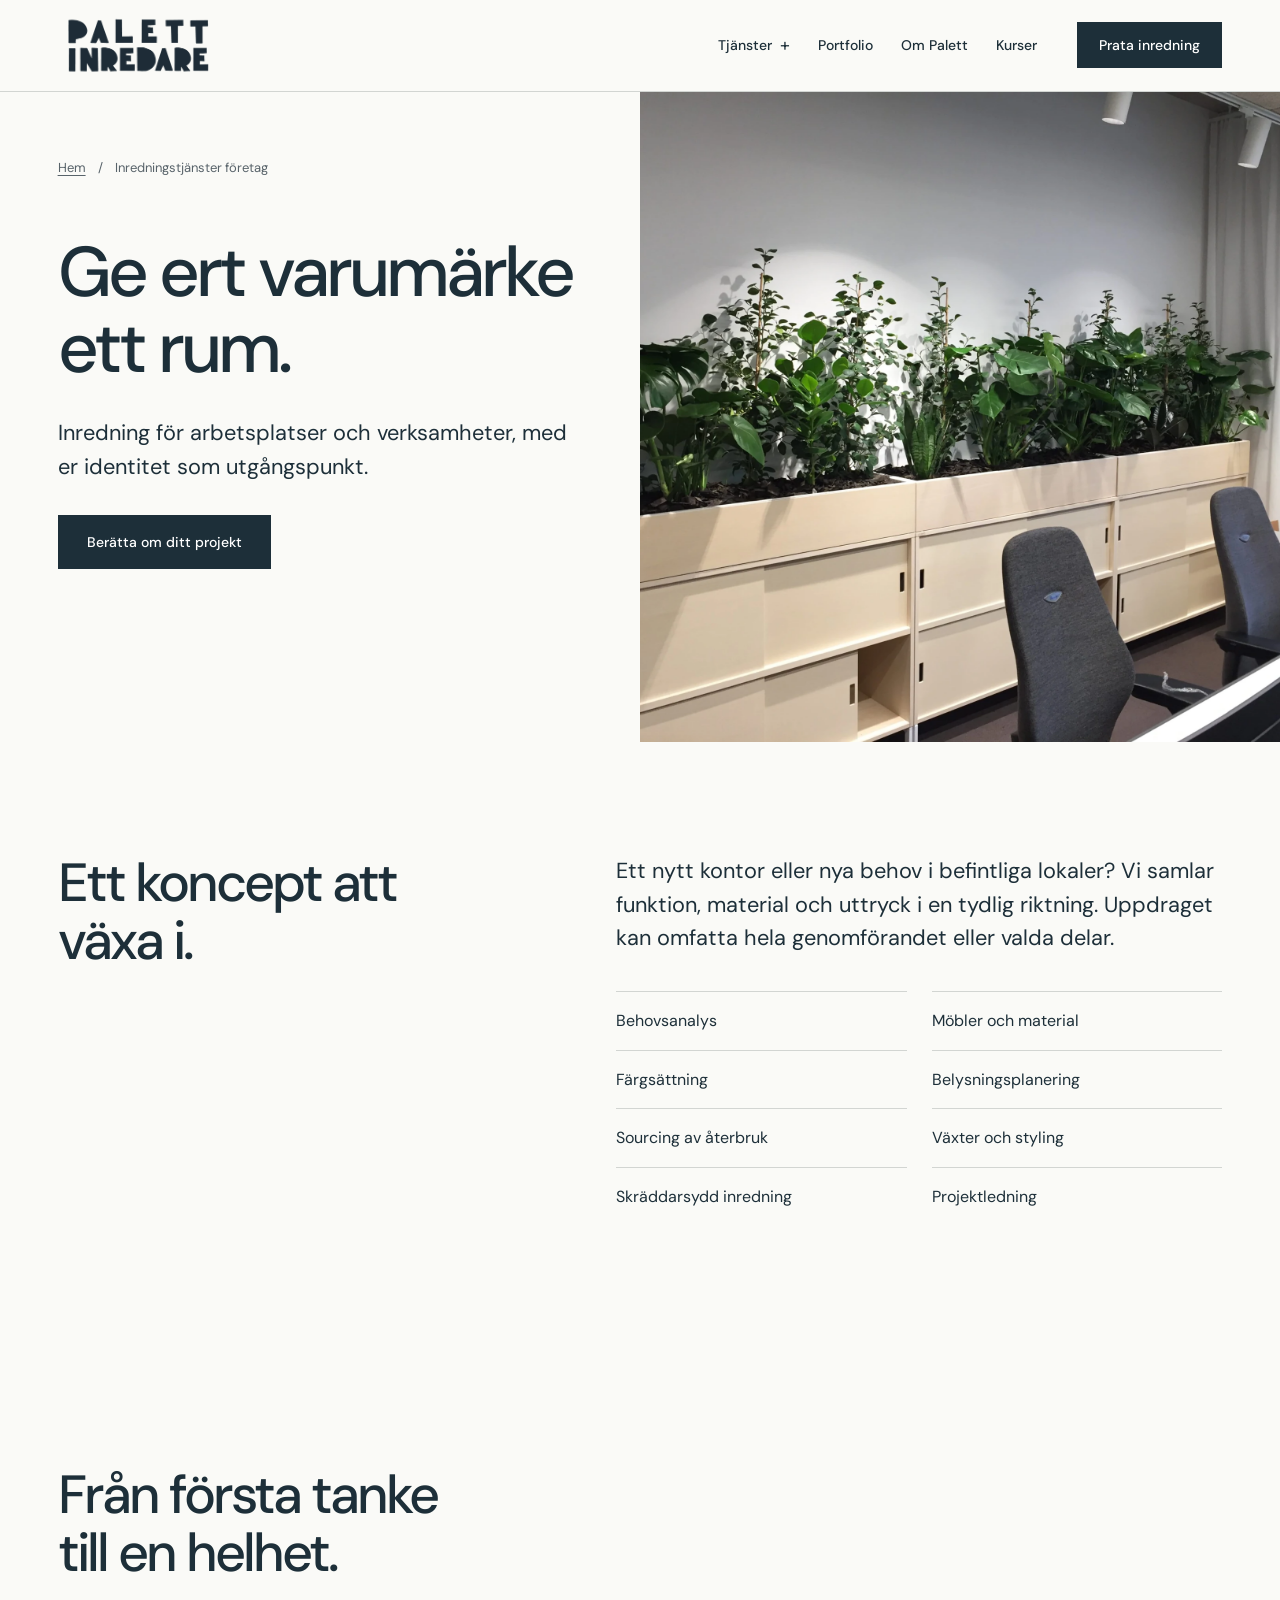
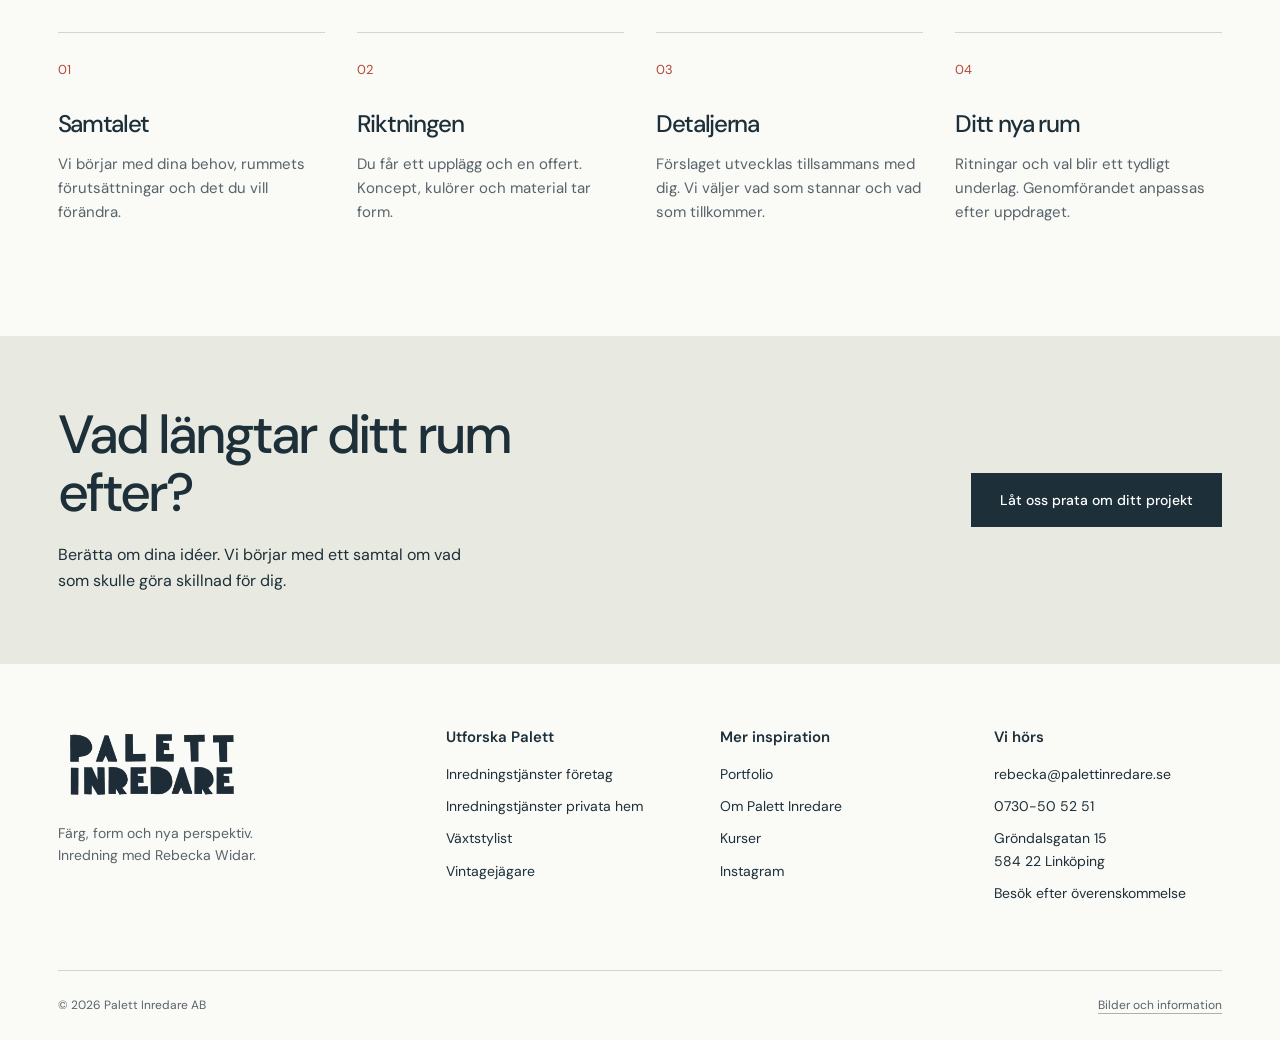
<file: inredningstjanster_foretag/index.html>
<!doctype html><html lang="sv"><head><meta charset="utf-8"><meta name="viewport" content="width=device-width, initial-scale=1"><title>Inredningstjänster företag | Palett Inredare</title><meta name="description" content="Personlig inredning med Rebecka Widar i Linköping. Inredning för företag och hem, växtstyling, vintage och kurser."><meta name="theme-color" content="#1d2f39"><link rel="icon" href="../assets/favicon.svg" type="image/svg+xml"><link rel="preload" href="../assets/sans-500.ttf" as="font" type="font/ttf" crossorigin><link rel="stylesheet" href="../style.css"><script src="../script.js" defer></script></head><body><a class="skip" href="#main">Hoppa till innehållet</a><header class="header "><div class="nav-bar wrap"><a class="brand" href="../index.html" aria-label="Palett Inredare, startsida"><img src="../assets/logo.png" alt="Palett Inredare" class="" loading="eager" decoding="async" fetchpriority="high"></a><nav class="nav" aria-label="Huvudmeny"><details class="nav-disclosure"><summary>Tjänster</summary><div class="mega"><a href="../inredningstjanster_foretag/index.html">Inredningstjänster företag</a><a href="../inredningstjanster-privata-hem-2/index.html">Inredningstjänster privata hem</a><a href="../vaxtstylist/index.html">Växtstylist</a><a href="../vintagejagare/index.html">Vintagejägare</a><a href="../kurser/index.html">Kurser</a></div></details><a href="../portfolio/index.html">Portfolio</a><a href="../om-palett-inredare-i-linkoping/index.html">Om Palett</a><a href="../kurser/index.html">Kurser</a><a class="button " href="../kontakta_en_inredare_i_linkoping/index.html">Prata inredning</a></nav><button class="menu-toggle" aria-label="Öppna menyn" aria-expanded="false" aria-controls="mobile-nav"><span></span><span></span></button></div><nav id="mobile-nav" class="mobile-nav" aria-label="Mobilmeny" hidden><a href="../inredningstjanster_foretag/index.html">Inredningstjänster företag</a><a href="../inredningstjanster-privata-hem-2/index.html">Inredningstjänster privata hem</a><a href="../vaxtstylist/index.html">Växtstylist</a><a href="../vintagejagare/index.html">Vintagejägare</a><a href="../kurser/index.html">Kurser</a><a href="../portfolio/index.html">Portfolio</a><a href="../om-palett-inredare-i-linkoping/index.html">Om Palett Inredare</a><a class="button " href="../kontakta_en_inredare_i_linkoping/index.html">Prata inredning</a><p>Rebecka Widar · Linköping</p><a class="mobile-small" href="tel:+46730505251">0730-50 52 51</a></nav></header><main id="main"><section class="page-hero"><div class="page-top"><div class="breadcrumb"><a href="../index.html">Hem</a><span>/</span><span>Inredningstjänster företag</span></div><h1>Ge ert varumärke<br>ett rum.</h1><p class="lead">Inredning för arbetsplatser och verksamheter, med er identitet som utgångspunkt.</p><div class="actions"><a class="button " href="../kontakta_en_inredare_i_linkoping/index.html">Berätta om ditt projekt</a></div></div><img src="../assets/office.webp" alt="Växtinredning på ett kontor" class="" loading="eager" decoding="async" fetchpriority="high"></section><section class="section wrap details-grid"><h2>Ett koncept att växa i.</h2><div><p class="lead">Ett nytt kontor eller nya behov i befintliga lokaler? Vi samlar funktion, material och uttryck i en tydlig riktning. Uppdraget kan omfatta hela genomförandet eller valda delar.</p><ul class="included"><li>Behovsanalys</li><li>Möbler och material</li><li>Färgsättning</li><li>Belysningsplanering</li><li>Sourcing av återbruk</li><li>Växter och styling</li><li>Skräddarsydd inredning</li><li>Projektledning</li></ul></div></section><section class="section wrap"><div class="section-heading"><h2>Från första tanke<br>till en helhet.</h2></div><div class="process"><article class="step reveal"><b>01</b><h3>Samtalet</h3><p>Vi börjar med dina behov, rummets förutsättningar och det du vill förändra.</p></article><article class="step reveal"><b>02</b><h3>Riktningen</h3><p>Du får ett upplägg och en offert. Koncept, kulörer och material tar form.</p></article><article class="step reveal"><b>03</b><h3>Detaljerna</h3><p>Förslaget utvecklas tillsammans med dig. Vi väljer vad som stannar och vad som tillkommer.</p></article><article class="step reveal"><b>04</b><h3>Ditt nya rum</h3><p>Ritningar och val blir ett tydligt underlag. Genomförandet anpassas efter uppdraget.</p></article></div></section><section class="closing wrap"><div><h2>Vad längtar ditt rum efter?</h2><p>Berätta om dina idéer. Vi börjar med ett samtal om vad som skulle göra skillnad för dig.</p></div><a class="button " href="../kontakta_en_inredare_i_linkoping/index.html">Låt oss prata om ditt projekt</a></section></main><footer class="footer wrap"><div class="footer-top"><div><a class="brand" href="../index.html"><img src="../assets/logo.png" alt="Palett Inredare" class="" loading="lazy" decoding="async"></a><p>Färg, form och nya perspektiv.<br>Inredning med Rebecka Widar.</p></div><div><h3>Utforska Palett</h3><div class="footer-links"><a href="../inredningstjanster_foretag/index.html">Inredningstjänster företag</a><a href="../inredningstjanster-privata-hem-2/index.html">Inredningstjänster privata hem</a><a href="../vaxtstylist/index.html">Växtstylist</a><a href="../vintagejagare/index.html">Vintagejägare</a></div></div><div><h3>Mer inspiration</h3><div class="footer-links"><a href="../portfolio/index.html">Portfolio</a><a href="../om-palett-inredare-i-linkoping/index.html">Om Palett Inredare</a><a href="../kurser/index.html">Kurser</a><a href="https://www.instagram.com/Palettinredare/" target="_blank" rel="noopener">Instagram</a></div></div><div><h3>Vi hörs</h3><div class="footer-links"><a href="mailto:rebecka@palettinredare.se">rebecka@palettinredare.se</a><a href="tel:+46730505251">0730-50 52 51</a><span>Gröndalsgatan 15<br>584 22 Linköping</span><span>Besök efter överenskommelse</span></div></div></div><div class="footer-bottom"><div>© 2026 Palett Inredare AB</div><div><a href="../bilder-och-information/index.html">Bilder och information</a></div></div></footer></body></html>
</file>
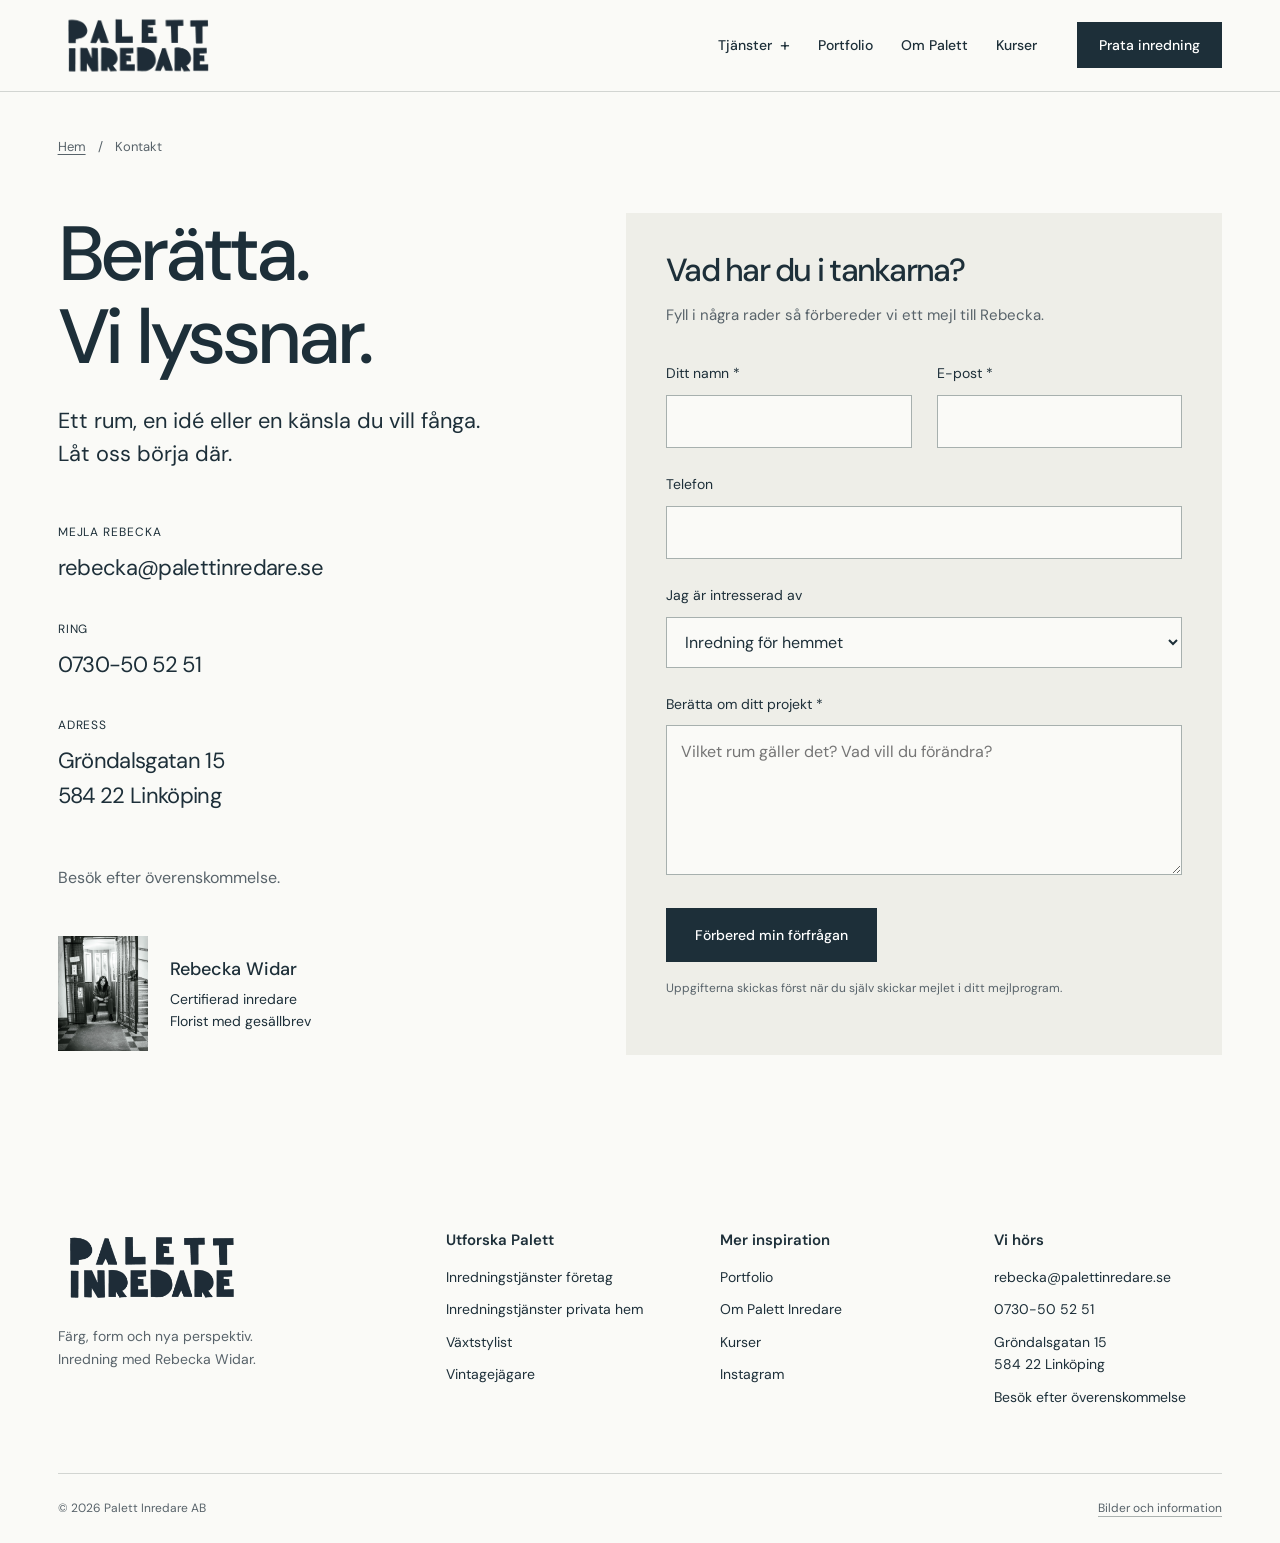
<file: kontakta_en_inredare_i_linkoping/index.html>
<!doctype html><html lang="sv"><head><meta charset="utf-8"><meta name="viewport" content="width=device-width, initial-scale=1"><title>Kontakt | Palett Inredare</title><meta name="description" content="Personlig inredning med Rebecka Widar i Linköping. Inredning för företag och hem, växtstyling, vintage och kurser."><meta name="theme-color" content="#1d2f39"><link rel="icon" href="../assets/favicon.svg" type="image/svg+xml"><link rel="preload" href="../assets/sans-500.ttf" as="font" type="font/ttf" crossorigin><link rel="stylesheet" href="../style.css"><script src="../script.js" defer></script></head><body><a class="skip" href="#main">Hoppa till innehållet</a><header class="header "><div class="nav-bar wrap"><a class="brand" href="../index.html" aria-label="Palett Inredare, startsida"><img src="../assets/logo.png" alt="Palett Inredare" class="" loading="eager" decoding="async" fetchpriority="high"></a><nav class="nav" aria-label="Huvudmeny"><details class="nav-disclosure"><summary>Tjänster</summary><div class="mega"><a href="../inredningstjanster_foretag/index.html">Inredningstjänster företag</a><a href="../inredningstjanster-privata-hem-2/index.html">Inredningstjänster privata hem</a><a href="../vaxtstylist/index.html">Växtstylist</a><a href="../vintagejagare/index.html">Vintagejägare</a><a href="../kurser/index.html">Kurser</a></div></details><a href="../portfolio/index.html">Portfolio</a><a href="../om-palett-inredare-i-linkoping/index.html">Om Palett</a><a href="../kurser/index.html">Kurser</a><a class="button " href="../kontakta_en_inredare_i_linkoping/index.html">Prata inredning</a></nav><button class="menu-toggle" aria-label="Öppna menyn" aria-expanded="false" aria-controls="mobile-nav"><span></span><span></span></button></div><nav id="mobile-nav" class="mobile-nav" aria-label="Mobilmeny" hidden><a href="../inredningstjanster_foretag/index.html">Inredningstjänster företag</a><a href="../inredningstjanster-privata-hem-2/index.html">Inredningstjänster privata hem</a><a href="../vaxtstylist/index.html">Växtstylist</a><a href="../vintagejagare/index.html">Vintagejägare</a><a href="../kurser/index.html">Kurser</a><a href="../portfolio/index.html">Portfolio</a><a href="../om-palett-inredare-i-linkoping/index.html">Om Palett Inredare</a><a class="button " href="../kontakta_en_inredare_i_linkoping/index.html">Prata inredning</a><p>Rebecka Widar · Linköping</p><a class="mobile-small" href="tel:+46730505251">0730-50 52 51</a></nav></header><main id="main"><section class="wrap section" style="padding-top:45px"><div class="breadcrumb"><a href="../index.html">Hem</a><span>/</span><span>Kontakt</span></div><div class="contact-grid"><div><h1>Berätta.<br>Vi lyssnar.</h1><p class="lead" style="margin-top:25px">Ett rum, en idé eller en känsla du vill fånga. Låt oss börja där.</p><dl class="contact-list"><div><dt>Mejla Rebecka</dt><dd><a href="mailto:rebecka@palettinredare.se">rebecka@palettinredare.se</a></dd></div><div><dt>Ring</dt><dd><a href="tel:+46730505251">0730-50 52 51</a></dd></div><div><dt>Adress</dt><dd>Gröndalsgatan 15<br>584 22 Linköping</dd></div></dl><p class="muted">Besök efter överenskommelse.</p><div class="contact-person"><img src="../assets/rebecka.webp" alt="Rebecka Widar" class="" loading="lazy" decoding="async"><p><strong>Rebecka Widar</strong>Certifierad inredare<br>Florist med gesällbrev</p></div></div><div class="contact-form"><h2>Vad har du i tankarna?</h2><p>Fyll i några rader så förbereder vi ett mejl till Rebecka.</p><form id="enquiry"><div class="form-row"><div class="field"><label for="namn">Ditt namn *</label><input id="namn" name="namn" autocomplete="name" required maxlength="100"></div><div class="field"><label for="epost">E-post *</label><input id="epost" name="epost" type="email" autocomplete="email" required maxlength="200"></div></div><div class="field"><label for="telefon">Telefon</label><input id="telefon" name="telefon" type="tel" autocomplete="tel"></div><div class="field"><label for="tjanst">Jag är intresserad av</label><select id="tjanst" name="tjanst"><option>Inredning för hemmet</option><option>Inredning för företag</option><option>Växtstyling</option><option>Vintage</option><option>Kurser och workshops</option><option>Jag vill bolla en idé</option></select></div><div class="field"><label for="meddelande">Berätta om ditt projekt *</label><textarea id="meddelande" name="meddelande" required maxlength="4000" placeholder="Vilket rum gäller det? Vad vill du förändra?"></textarea></div><button class="button" type="submit">Förbered min förfrågan</button><p class="form-note">Uppgifterna skickas först när du själv skickar mejlet i ditt mejlprogram.</p><div class="form-result" id="form-result" tabindex="-1" hidden><p>Ditt mejlutkast är klart. Öppna det i ditt mejlprogram, kontrollera texten och skicka när du är redo.</p><a class="button" id="draft-link">Öppna mejlprogram</a><button class="text-link" style="border-width:0 0 1px;background:none;margin-left:15px" type="button" id="copy-enquiry">Kopiera text</button><p id="copy-status" aria-live="polite"></p></div></form></div></div></section></main><footer class="footer wrap"><div class="footer-top"><div><a class="brand" href="../index.html"><img src="../assets/logo.png" alt="Palett Inredare" class="" loading="lazy" decoding="async"></a><p>Färg, form och nya perspektiv.<br>Inredning med Rebecka Widar.</p></div><div><h3>Utforska Palett</h3><div class="footer-links"><a href="../inredningstjanster_foretag/index.html">Inredningstjänster företag</a><a href="../inredningstjanster-privata-hem-2/index.html">Inredningstjänster privata hem</a><a href="../vaxtstylist/index.html">Växtstylist</a><a href="../vintagejagare/index.html">Vintagejägare</a></div></div><div><h3>Mer inspiration</h3><div class="footer-links"><a href="../portfolio/index.html">Portfolio</a><a href="../om-palett-inredare-i-linkoping/index.html">Om Palett Inredare</a><a href="../kurser/index.html">Kurser</a><a href="https://www.instagram.com/Palettinredare/" target="_blank" rel="noopener">Instagram</a></div></div><div><h3>Vi hörs</h3><div class="footer-links"><a href="mailto:rebecka@palettinredare.se">rebecka@palettinredare.se</a><a href="tel:+46730505251">0730-50 52 51</a><span>Gröndalsgatan 15<br>584 22 Linköping</span><span>Besök efter överenskommelse</span></div></div></div><div class="footer-bottom"><div>© 2026 Palett Inredare AB</div><div><a href="../bilder-och-information/index.html">Bilder och information</a></div></div></footer></body></html>
</file>
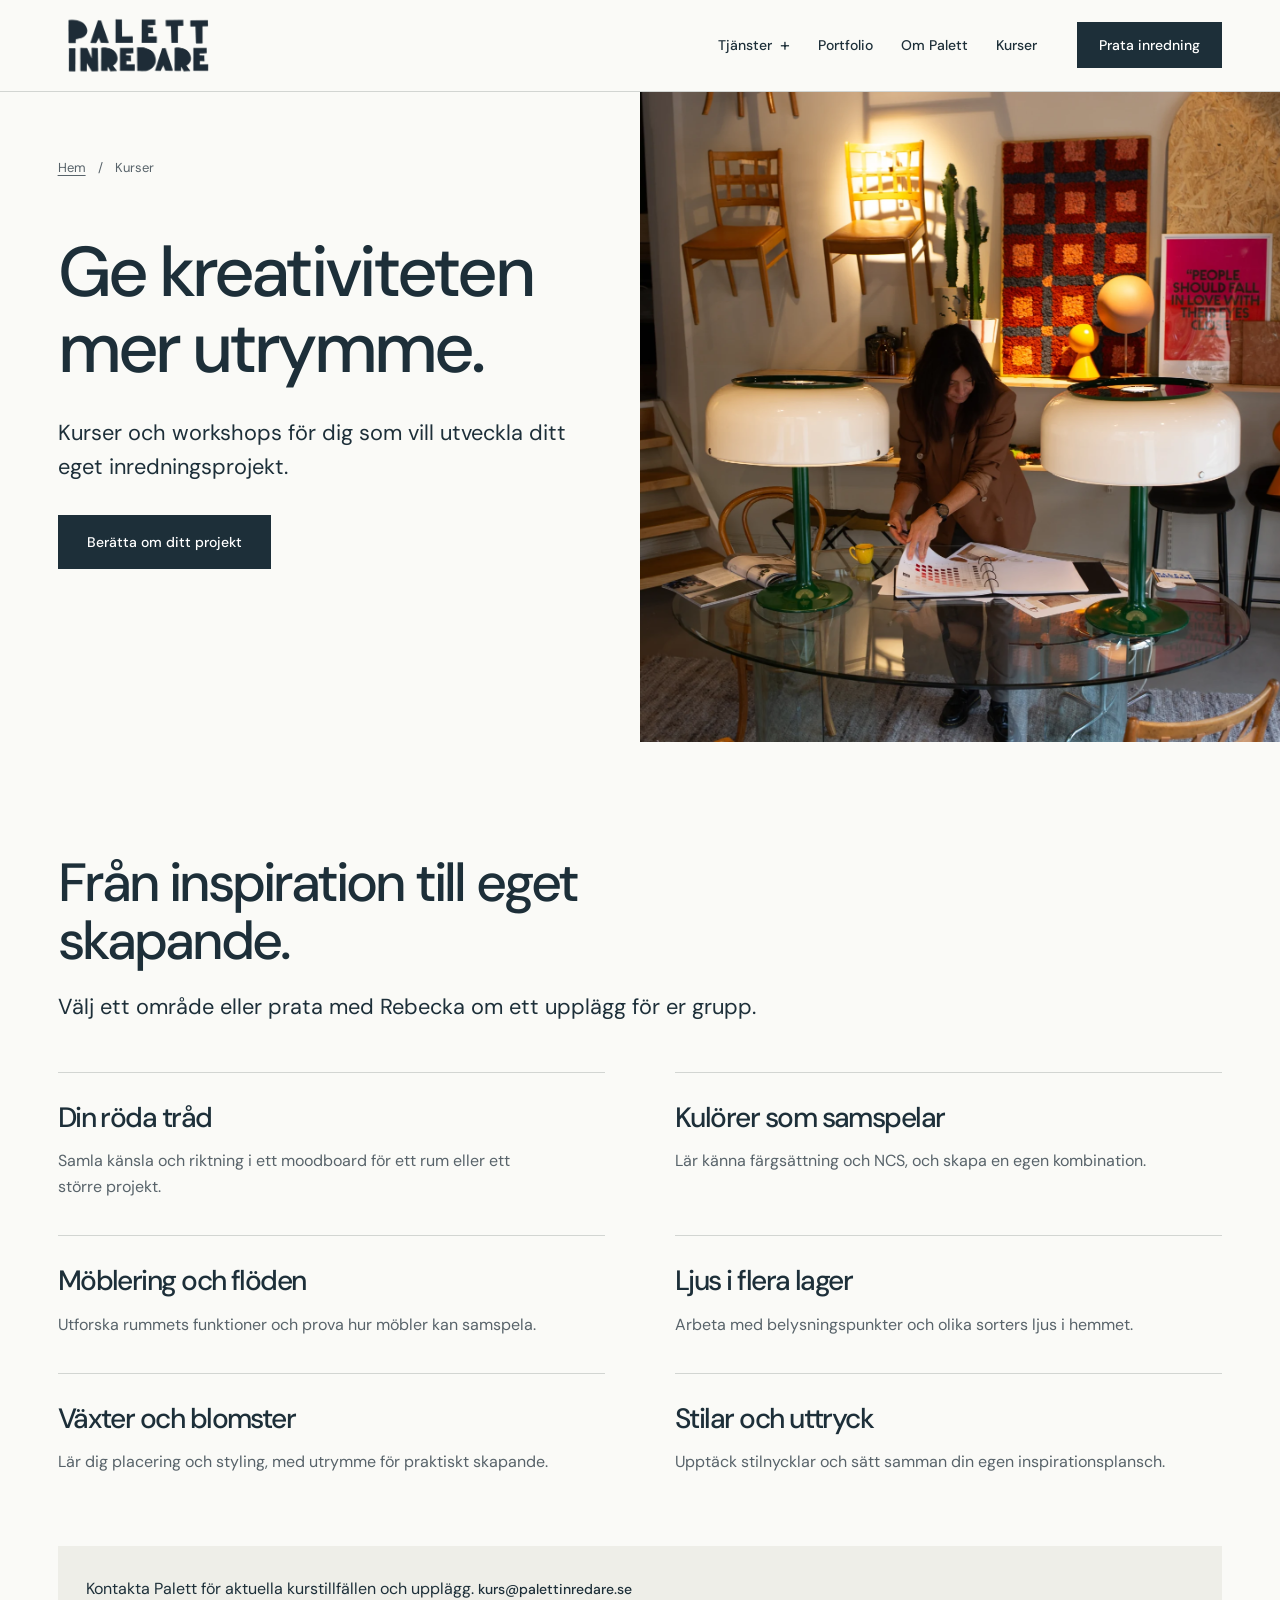
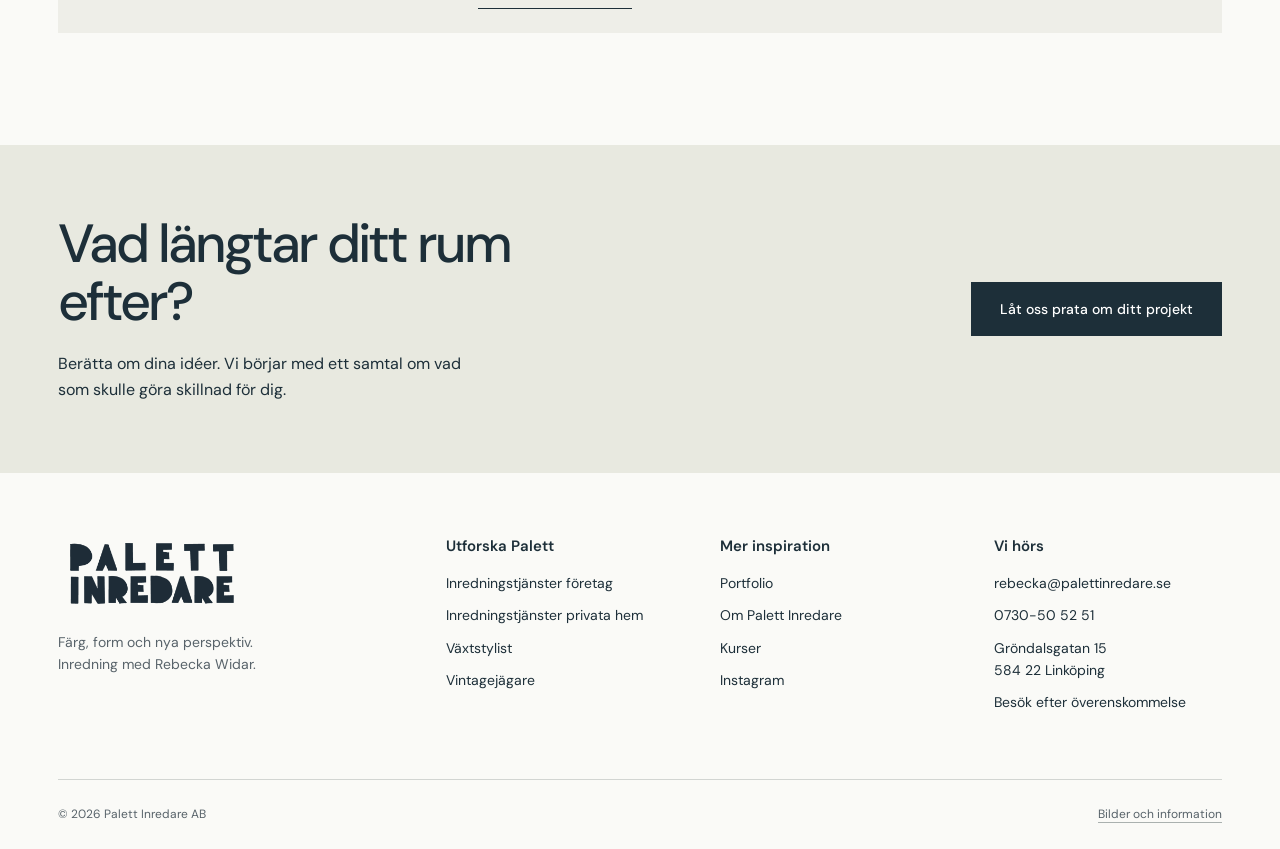
<file: kurser/index.html>
<!doctype html><html lang="sv"><head><meta charset="utf-8"><meta name="viewport" content="width=device-width, initial-scale=1"><title>Kurser | Palett Inredare</title><meta name="description" content="Personlig inredning med Rebecka Widar i Linköping. Inredning för företag och hem, växtstyling, vintage och kurser."><meta name="theme-color" content="#1d2f39"><link rel="icon" href="../assets/favicon.svg" type="image/svg+xml"><link rel="preload" href="../assets/sans-500.ttf" as="font" type="font/ttf" crossorigin><link rel="stylesheet" href="../style.css"><script src="../script.js" defer></script></head><body><a class="skip" href="#main">Hoppa till innehållet</a><header class="header "><div class="nav-bar wrap"><a class="brand" href="../index.html" aria-label="Palett Inredare, startsida"><img src="../assets/logo.png" alt="Palett Inredare" class="" loading="eager" decoding="async" fetchpriority="high"></a><nav class="nav" aria-label="Huvudmeny"><details class="nav-disclosure"><summary>Tjänster</summary><div class="mega"><a href="../inredningstjanster_foretag/index.html">Inredningstjänster företag</a><a href="../inredningstjanster-privata-hem-2/index.html">Inredningstjänster privata hem</a><a href="../vaxtstylist/index.html">Växtstylist</a><a href="../vintagejagare/index.html">Vintagejägare</a><a href="../kurser/index.html">Kurser</a></div></details><a href="../portfolio/index.html">Portfolio</a><a href="../om-palett-inredare-i-linkoping/index.html">Om Palett</a><a href="../kurser/index.html">Kurser</a><a class="button " href="../kontakta_en_inredare_i_linkoping/index.html">Prata inredning</a></nav><button class="menu-toggle" aria-label="Öppna menyn" aria-expanded="false" aria-controls="mobile-nav"><span></span><span></span></button></div><nav id="mobile-nav" class="mobile-nav" aria-label="Mobilmeny" hidden><a href="../inredningstjanster_foretag/index.html">Inredningstjänster företag</a><a href="../inredningstjanster-privata-hem-2/index.html">Inredningstjänster privata hem</a><a href="../vaxtstylist/index.html">Växtstylist</a><a href="../vintagejagare/index.html">Vintagejägare</a><a href="../kurser/index.html">Kurser</a><a href="../portfolio/index.html">Portfolio</a><a href="../om-palett-inredare-i-linkoping/index.html">Om Palett Inredare</a><a class="button " href="../kontakta_en_inredare_i_linkoping/index.html">Prata inredning</a><p>Rebecka Widar · Linköping</p><a class="mobile-small" href="tel:+46730505251">0730-50 52 51</a></nav></header><main id="main"><section class="page-hero"><div class="page-top"><div class="breadcrumb"><a href="../index.html">Hem</a><span>/</span><span>Kurser</span></div><h1>Ge kreativiteten<br>mer utrymme.</h1><p class="lead">Kurser och workshops för dig som vill utveckla ditt eget inredningsprojekt.</p><div class="actions"><a class="button " href="../kontakta_en_inredare_i_linkoping/index.html">Berätta om ditt projekt</a></div></div><img src="../assets/studio-wide.webp" alt="Kreativ arbetsmiljö med vintageinredning" class="" loading="eager" decoding="async" fetchpriority="high"></section><section class="wrap section"><div class="section-heading"><h2>Från inspiration till eget skapande.</h2><p class="lead">Välj ett område eller prata med Rebecka om ett upplägg för er grupp.</p></div><div class="course-list"><article class="course-item"><h3>Din röda tråd</h3><p>Samla känsla och riktning i ett moodboard för ett rum eller ett större projekt.</p></article><article class="course-item"><h3>Kulörer som samspelar</h3><p>Lär känna färgsättning och NCS, och skapa en egen kombination.</p></article><article class="course-item"><h3>Möblering och flöden</h3><p>Utforska rummets funktioner och prova hur möbler kan samspela.</p></article><article class="course-item"><h3>Ljus i flera lager</h3><p>Arbeta med belysningspunkter och olika sorters ljus i hemmet.</p></article><article class="course-item"><h3>Växter och blomster</h3><p>Lär dig placering och styling, med utrymme för praktiskt skapande.</p></article><article class="course-item"><h3>Stilar och uttryck</h3><p>Upptäck stilnycklar och sätt samman din egen inspirationsplansch.</p></article></div><div class="notice">Kontakta Palett för aktuella kurstillfällen och upplägg. <a class="text-link" href="mailto:kurs@palettinredare.se">kurs@palettinredare.se</a></div></section><section class="closing wrap"><div><h2>Vad längtar ditt rum efter?</h2><p>Berätta om dina idéer. Vi börjar med ett samtal om vad som skulle göra skillnad för dig.</p></div><a class="button " href="../kontakta_en_inredare_i_linkoping/index.html">Låt oss prata om ditt projekt</a></section></main><footer class="footer wrap"><div class="footer-top"><div><a class="brand" href="../index.html"><img src="../assets/logo.png" alt="Palett Inredare" class="" loading="lazy" decoding="async"></a><p>Färg, form och nya perspektiv.<br>Inredning med Rebecka Widar.</p></div><div><h3>Utforska Palett</h3><div class="footer-links"><a href="../inredningstjanster_foretag/index.html">Inredningstjänster företag</a><a href="../inredningstjanster-privata-hem-2/index.html">Inredningstjänster privata hem</a><a href="../vaxtstylist/index.html">Växtstylist</a><a href="../vintagejagare/index.html">Vintagejägare</a></div></div><div><h3>Mer inspiration</h3><div class="footer-links"><a href="../portfolio/index.html">Portfolio</a><a href="../om-palett-inredare-i-linkoping/index.html">Om Palett Inredare</a><a href="../kurser/index.html">Kurser</a><a href="https://www.instagram.com/Palettinredare/" target="_blank" rel="noopener">Instagram</a></div></div><div><h3>Vi hörs</h3><div class="footer-links"><a href="mailto:rebecka@palettinredare.se">rebecka@palettinredare.se</a><a href="tel:+46730505251">0730-50 52 51</a><span>Gröndalsgatan 15<br>584 22 Linköping</span><span>Besök efter överenskommelse</span></div></div></div><div class="footer-bottom"><div>© 2026 Palett Inredare AB</div><div><a href="../bilder-och-information/index.html">Bilder och information</a></div></div></footer></body></html>
</file>
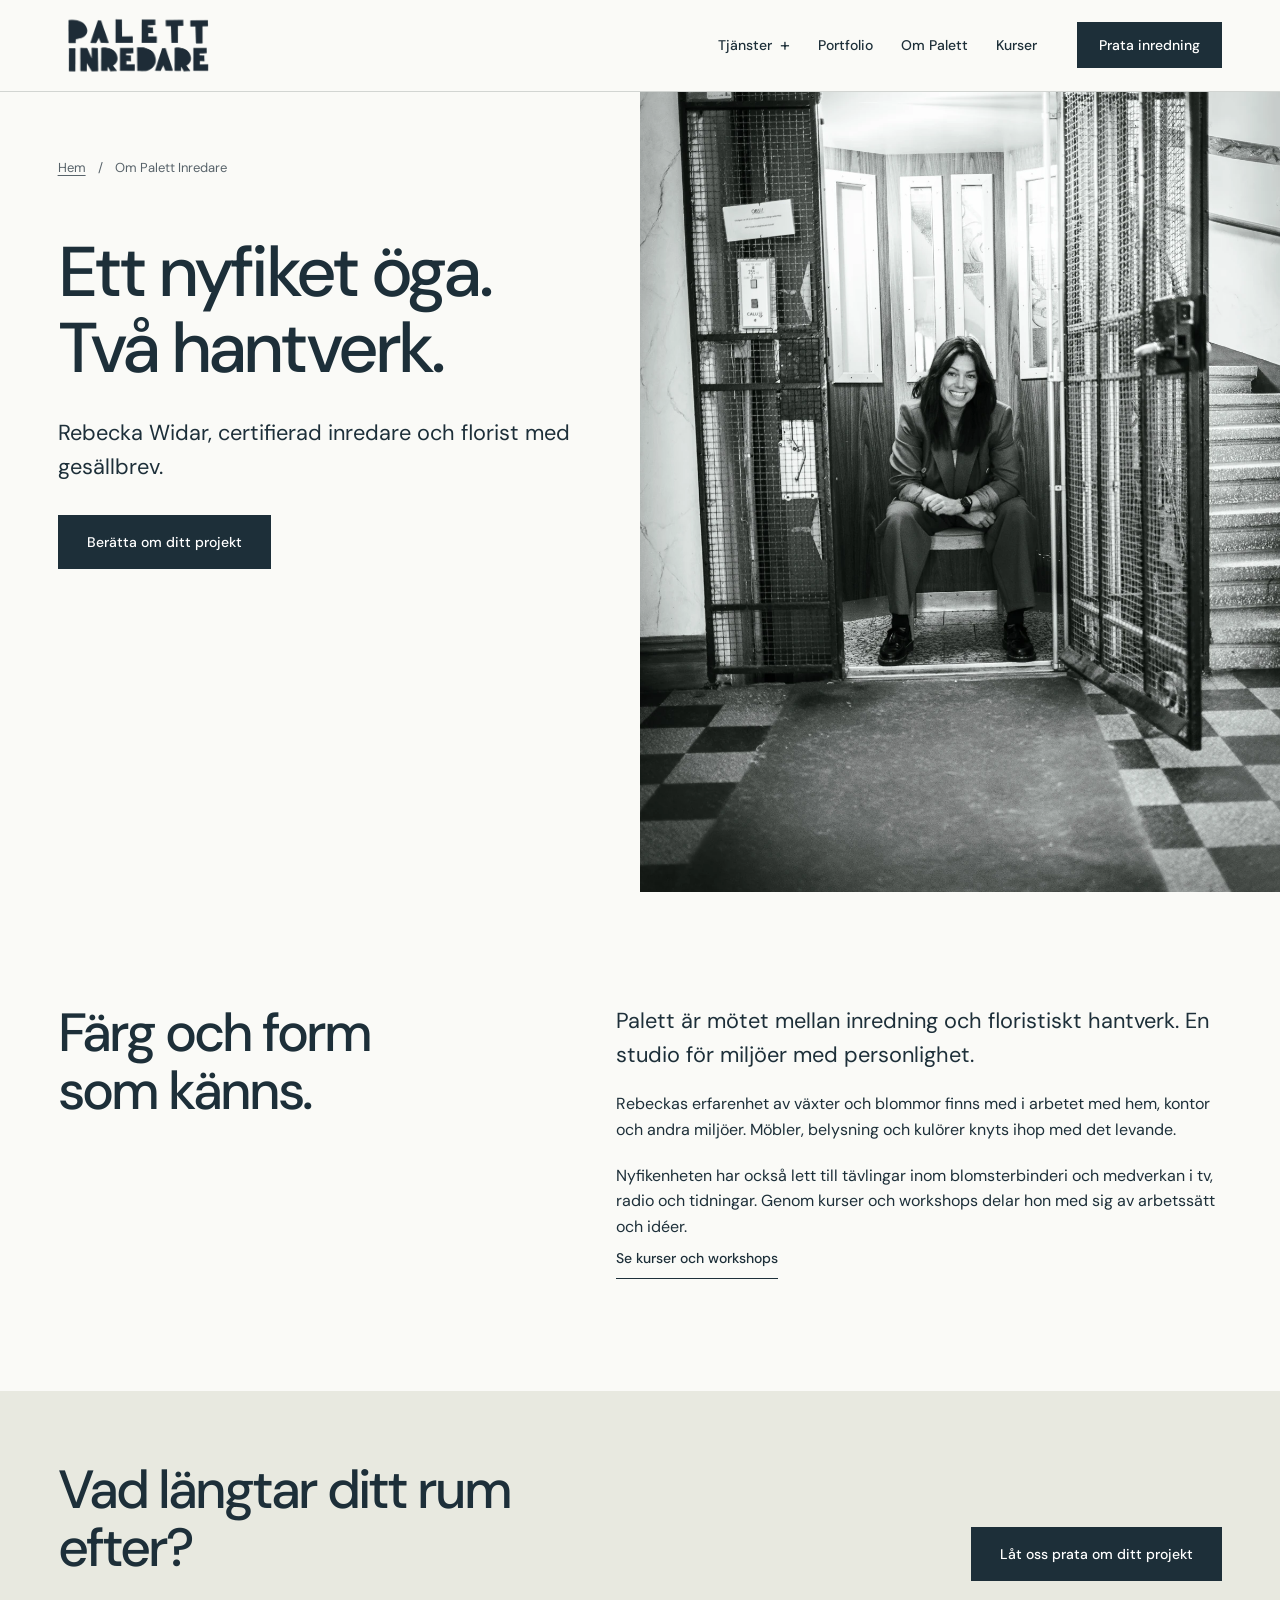
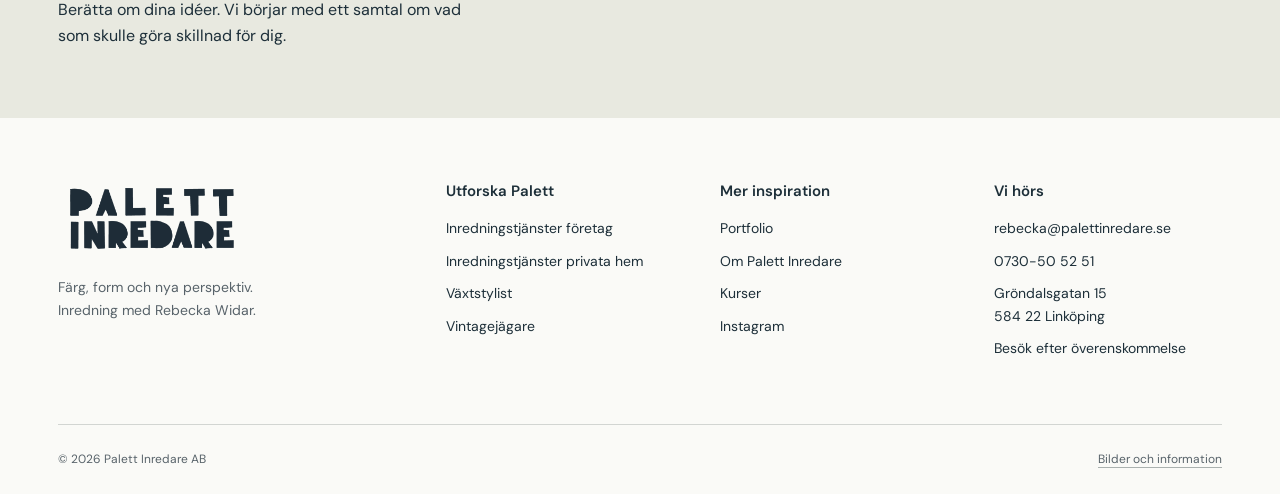
<file: om-palett-inredare-i-linkoping/index.html>
<!doctype html><html lang="sv"><head><meta charset="utf-8"><meta name="viewport" content="width=device-width, initial-scale=1"><title>Om Palett Inredare | Palett Inredare</title><meta name="description" content="Personlig inredning med Rebecka Widar i Linköping. Inredning för företag och hem, växtstyling, vintage och kurser."><meta name="theme-color" content="#1d2f39"><link rel="icon" href="../assets/favicon.svg" type="image/svg+xml"><link rel="preload" href="../assets/sans-500.ttf" as="font" type="font/ttf" crossorigin><link rel="stylesheet" href="../style.css"><script src="../script.js" defer></script></head><body><a class="skip" href="#main">Hoppa till innehållet</a><header class="header "><div class="nav-bar wrap"><a class="brand" href="../index.html" aria-label="Palett Inredare, startsida"><img src="../assets/logo.png" alt="Palett Inredare" class="" loading="eager" decoding="async" fetchpriority="high"></a><nav class="nav" aria-label="Huvudmeny"><details class="nav-disclosure"><summary>Tjänster</summary><div class="mega"><a href="../inredningstjanster_foretag/index.html">Inredningstjänster företag</a><a href="../inredningstjanster-privata-hem-2/index.html">Inredningstjänster privata hem</a><a href="../vaxtstylist/index.html">Växtstylist</a><a href="../vintagejagare/index.html">Vintagejägare</a><a href="../kurser/index.html">Kurser</a></div></details><a href="../portfolio/index.html">Portfolio</a><a href="../om-palett-inredare-i-linkoping/index.html">Om Palett</a><a href="../kurser/index.html">Kurser</a><a class="button " href="../kontakta_en_inredare_i_linkoping/index.html">Prata inredning</a></nav><button class="menu-toggle" aria-label="Öppna menyn" aria-expanded="false" aria-controls="mobile-nav"><span></span><span></span></button></div><nav id="mobile-nav" class="mobile-nav" aria-label="Mobilmeny" hidden><a href="../inredningstjanster_foretag/index.html">Inredningstjänster företag</a><a href="../inredningstjanster-privata-hem-2/index.html">Inredningstjänster privata hem</a><a href="../vaxtstylist/index.html">Växtstylist</a><a href="../vintagejagare/index.html">Vintagejägare</a><a href="../kurser/index.html">Kurser</a><a href="../portfolio/index.html">Portfolio</a><a href="../om-palett-inredare-i-linkoping/index.html">Om Palett Inredare</a><a class="button " href="../kontakta_en_inredare_i_linkoping/index.html">Prata inredning</a><p>Rebecka Widar · Linköping</p><a class="mobile-small" href="tel:+46730505251">0730-50 52 51</a></nav></header><main id="main"><section class="page-hero"><div class="page-top"><div class="breadcrumb"><a href="../index.html">Hem</a><span>/</span><span>Om Palett Inredare</span></div><h1>Ett nyfiket öga.<br>Två hantverk.</h1><p class="lead">Rebecka Widar, certifierad inredare och florist med gesällbrev.</p><div class="actions"><a class="button " href="../kontakta_en_inredare_i_linkoping/index.html">Berätta om ditt projekt</a></div></div><img src="../assets/rebecka.webp" alt="Rebecka Widar sitter i en äldre hiss" class="" loading="eager" decoding="async" fetchpriority="high"></section><section class="section wrap details-grid"><h2>Färg och form<br>som känns.</h2><div><p class="lead">Palett är mötet mellan inredning och floristiskt hantverk. En studio för miljöer med personlighet.</p><p>Rebeckas erfarenhet av växter och blommor finns med i arbetet med hem, kontor och andra miljöer. Möbler, belysning och kulörer knyts ihop med det levande.</p><p>Nyfikenheten har också lett till tävlingar inom blomsterbinderi och medverkan i tv, radio och tidningar. Genom kurser och workshops delar hon med sig av arbetssätt och idéer.</p><a class="text-link" href="../kurser/index.html">Se kurser och workshops</a></div></section><section class="closing wrap"><div><h2>Vad längtar ditt rum efter?</h2><p>Berätta om dina idéer. Vi börjar med ett samtal om vad som skulle göra skillnad för dig.</p></div><a class="button " href="../kontakta_en_inredare_i_linkoping/index.html">Låt oss prata om ditt projekt</a></section></main><footer class="footer wrap"><div class="footer-top"><div><a class="brand" href="../index.html"><img src="../assets/logo.png" alt="Palett Inredare" class="" loading="lazy" decoding="async"></a><p>Färg, form och nya perspektiv.<br>Inredning med Rebecka Widar.</p></div><div><h3>Utforska Palett</h3><div class="footer-links"><a href="../inredningstjanster_foretag/index.html">Inredningstjänster företag</a><a href="../inredningstjanster-privata-hem-2/index.html">Inredningstjänster privata hem</a><a href="../vaxtstylist/index.html">Växtstylist</a><a href="../vintagejagare/index.html">Vintagejägare</a></div></div><div><h3>Mer inspiration</h3><div class="footer-links"><a href="../portfolio/index.html">Portfolio</a><a href="../om-palett-inredare-i-linkoping/index.html">Om Palett Inredare</a><a href="../kurser/index.html">Kurser</a><a href="https://www.instagram.com/Palettinredare/" target="_blank" rel="noopener">Instagram</a></div></div><div><h3>Vi hörs</h3><div class="footer-links"><a href="mailto:rebecka@palettinredare.se">rebecka@palettinredare.se</a><a href="tel:+46730505251">0730-50 52 51</a><span>Gröndalsgatan 15<br>584 22 Linköping</span><span>Besök efter överenskommelse</span></div></div></div><div class="footer-bottom"><div>© 2026 Palett Inredare AB</div><div><a href="../bilder-och-information/index.html">Bilder och information</a></div></div></footer></body></html>
</file>
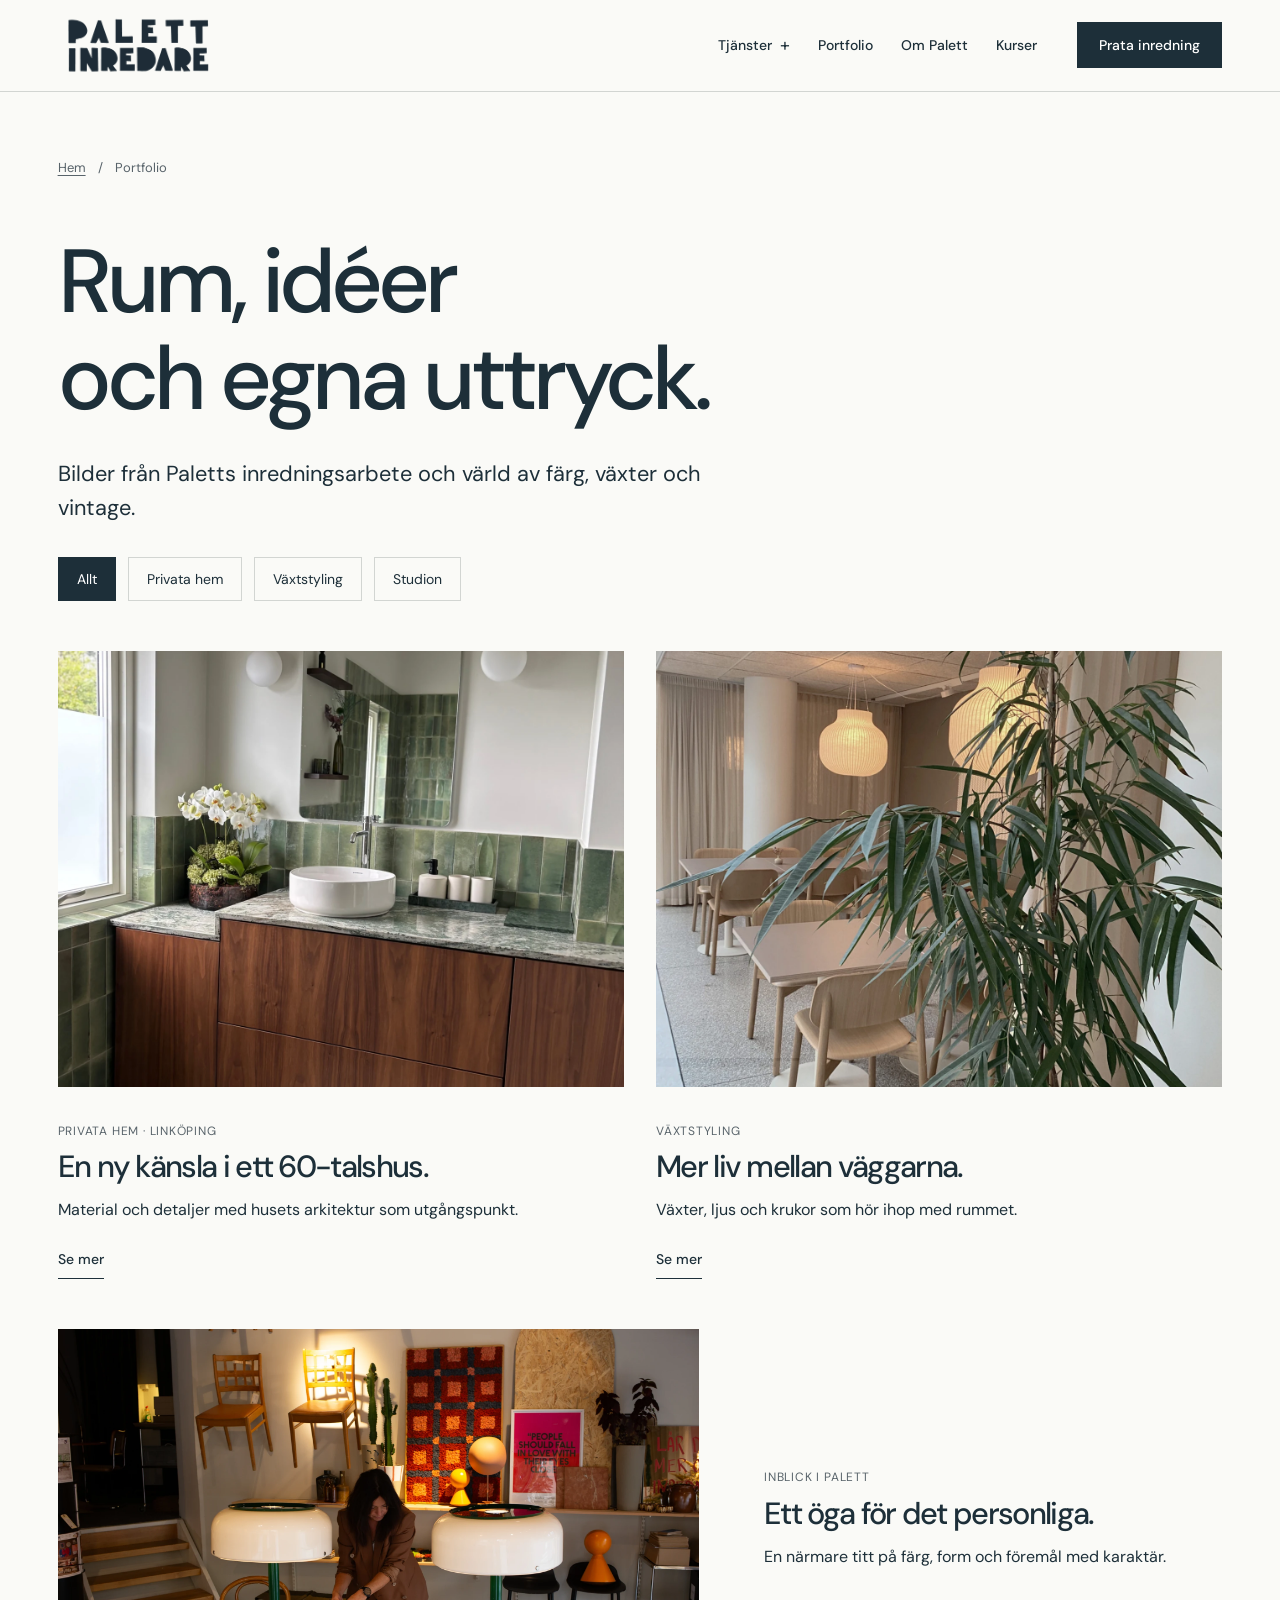
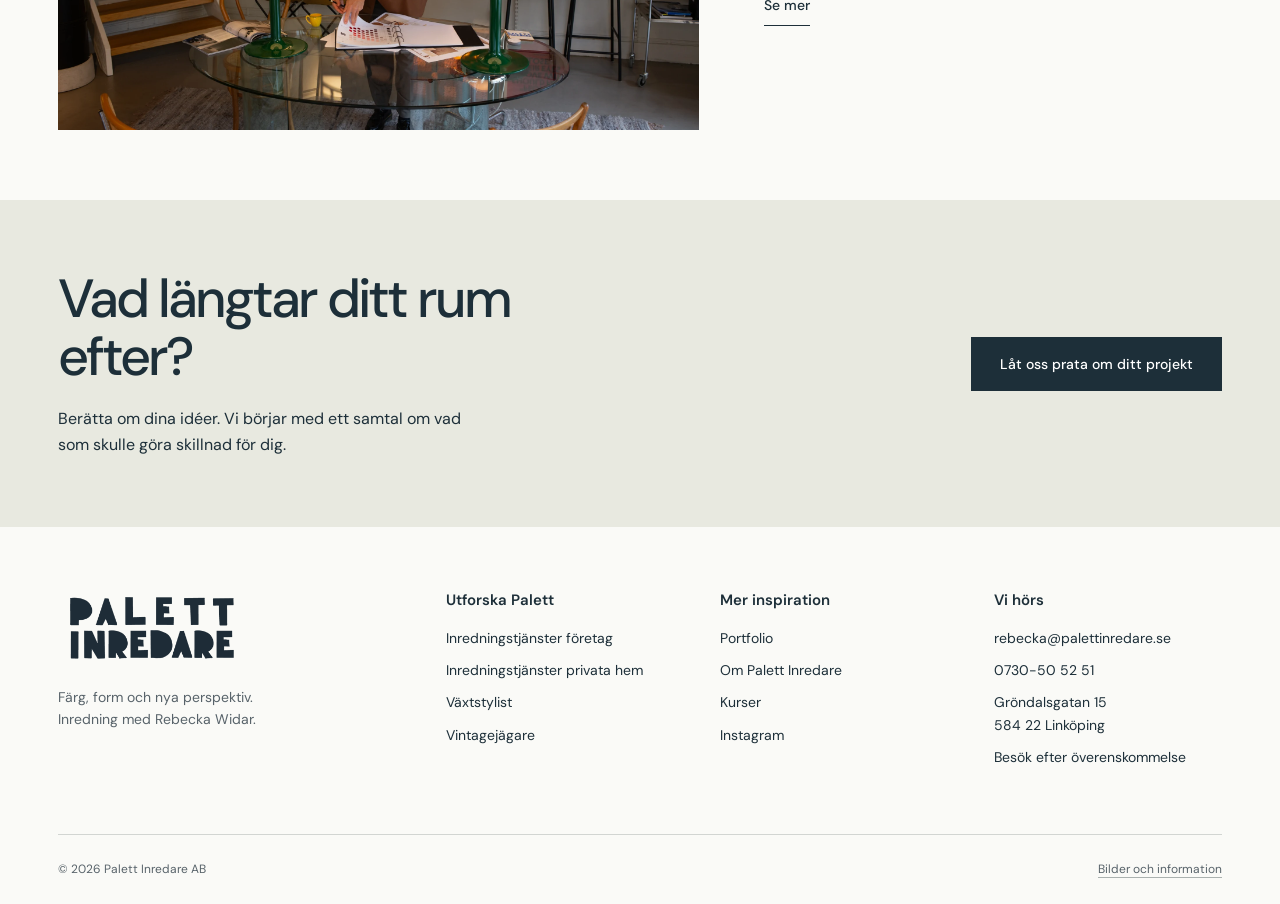
<file: portfolio/index.html>
<!doctype html><html lang="sv"><head><meta charset="utf-8"><meta name="viewport" content="width=device-width, initial-scale=1"><title>Portfolio | Palett Inredare</title><meta name="description" content="Personlig inredning med Rebecka Widar i Linköping. Inredning för företag och hem, växtstyling, vintage och kurser."><meta name="theme-color" content="#1d2f39"><link rel="icon" href="../assets/favicon.svg" type="image/svg+xml"><link rel="preload" href="../assets/sans-500.ttf" as="font" type="font/ttf" crossorigin><link rel="stylesheet" href="../style.css"><script src="../script.js" defer></script></head><body><a class="skip" href="#main">Hoppa till innehållet</a><header class="header "><div class="nav-bar wrap"><a class="brand" href="../index.html" aria-label="Palett Inredare, startsida"><img src="../assets/logo.png" alt="Palett Inredare" class="" loading="eager" decoding="async" fetchpriority="high"></a><nav class="nav" aria-label="Huvudmeny"><details class="nav-disclosure"><summary>Tjänster</summary><div class="mega"><a href="../inredningstjanster_foretag/index.html">Inredningstjänster företag</a><a href="../inredningstjanster-privata-hem-2/index.html">Inredningstjänster privata hem</a><a href="../vaxtstylist/index.html">Växtstylist</a><a href="../vintagejagare/index.html">Vintagejägare</a><a href="../kurser/index.html">Kurser</a></div></details><a href="../portfolio/index.html">Portfolio</a><a href="../om-palett-inredare-i-linkoping/index.html">Om Palett</a><a href="../kurser/index.html">Kurser</a><a class="button " href="../kontakta_en_inredare_i_linkoping/index.html">Prata inredning</a></nav><button class="menu-toggle" aria-label="Öppna menyn" aria-expanded="false" aria-controls="mobile-nav"><span></span><span></span></button></div><nav id="mobile-nav" class="mobile-nav" aria-label="Mobilmeny" hidden><a href="../inredningstjanster_foretag/index.html">Inredningstjänster företag</a><a href="../inredningstjanster-privata-hem-2/index.html">Inredningstjänster privata hem</a><a href="../vaxtstylist/index.html">Växtstylist</a><a href="../vintagejagare/index.html">Vintagejägare</a><a href="../kurser/index.html">Kurser</a><a href="../portfolio/index.html">Portfolio</a><a href="../om-palett-inredare-i-linkoping/index.html">Om Palett Inredare</a><a class="button " href="../kontakta_en_inredare_i_linkoping/index.html">Prata inredning</a><p>Rebecka Widar · Linköping</p><a class="mobile-small" href="tel:+46730505251">0730-50 52 51</a></nav></header><main id="main"><section class="wrap page-top"><div class="breadcrumb"><a href="../index.html">Hem</a><span>/</span><span>Portfolio</span></div><h1>Rum, idéer<br>och egna uttryck.</h1><p class="lead">Bilder från Paletts inredningsarbete och värld av färg, växter och vintage.</p><div class="project-tools" aria-label="Filtrera portfolio"><button class="filter" data-filter="all" aria-pressed="true">Allt</button><button class="filter" data-filter="hem" aria-pressed="false">Privata hem</button><button class="filter" data-filter="vaxt" aria-pressed="false">Växtstyling</button><button class="filter" data-filter="studio" aria-pressed="false">Studion</button></div><p class="sr-only" id="filter-status" aria-live="polite"></p><div class="filtered-grid"><article class="project-card reveal" data-category="hem"><a class="image-wrap" href="../portfolio/villa-linkoping/index.html"><img src="../assets/villa-vanity.webp" alt="Ett badrum med grön kakelvägg och kommod i trä" class="" loading="lazy" decoding="async"></a><div class="project-info"><p class="meta">Privata hem · Linköping</p><h3><a href="../portfolio/villa-linkoping/index.html">En ny känsla i ett 60-talshus.</a></h3><p>Material och detaljer med husets arkitektur som utgångspunkt.</p><a class="text-link" href="../portfolio/villa-linkoping/index.html">Se mer</a></div></article><article class="project-card reveal" data-category="vaxt"><a class="image-wrap" href="../portfolio/vaxtinredning/index.html"><img src="../assets/plants.webp" alt="Gröna växter i en ljus inredning" class="" loading="lazy" decoding="async"></a><div class="project-info"><p class="meta">Växtstyling</p><h3><a href="../portfolio/vaxtinredning/index.html">Mer liv mellan väggarna.</a></h3><p>Växter, ljus och krukor som hör ihop med rummet.</p><a class="text-link" href="../portfolio/vaxtinredning/index.html">Se mer</a></div></article><article class="project-card reveal" data-category="studio"><a class="image-wrap" href="../portfolio/studion/index.html"><img src="../assets/studio-wide.webp" alt="Arbetsbord, lampor och vintage i Paletts bildarkiv" class="" loading="lazy" decoding="async"></a><div class="project-info"><p class="meta">Inblick i Palett</p><h3><a href="../portfolio/studion/index.html">Ett öga för det personliga.</a></h3><p>En närmare titt på färg, form och föremål med karaktär.</p><a class="text-link" href="../portfolio/studion/index.html">Se mer</a></div></article></div></section><section class="closing wrap"><div><h2>Vad längtar ditt rum efter?</h2><p>Berätta om dina idéer. Vi börjar med ett samtal om vad som skulle göra skillnad för dig.</p></div><a class="button " href="../kontakta_en_inredare_i_linkoping/index.html">Låt oss prata om ditt projekt</a></section></main><footer class="footer wrap"><div class="footer-top"><div><a class="brand" href="../index.html"><img src="../assets/logo.png" alt="Palett Inredare" class="" loading="lazy" decoding="async"></a><p>Färg, form och nya perspektiv.<br>Inredning med Rebecka Widar.</p></div><div><h3>Utforska Palett</h3><div class="footer-links"><a href="../inredningstjanster_foretag/index.html">Inredningstjänster företag</a><a href="../inredningstjanster-privata-hem-2/index.html">Inredningstjänster privata hem</a><a href="../vaxtstylist/index.html">Växtstylist</a><a href="../vintagejagare/index.html">Vintagejägare</a></div></div><div><h3>Mer inspiration</h3><div class="footer-links"><a href="../portfolio/index.html">Portfolio</a><a href="../om-palett-inredare-i-linkoping/index.html">Om Palett Inredare</a><a href="../kurser/index.html">Kurser</a><a href="https://www.instagram.com/Palettinredare/" target="_blank" rel="noopener">Instagram</a></div></div><div><h3>Vi hörs</h3><div class="footer-links"><a href="mailto:rebecka@palettinredare.se">rebecka@palettinredare.se</a><a href="tel:+46730505251">0730-50 52 51</a><span>Gröndalsgatan 15<br>584 22 Linköping</span><span>Besök efter överenskommelse</span></div></div></div><div class="footer-bottom"><div>© 2026 Palett Inredare AB</div><div><a href="../bilder-och-information/index.html">Bilder och information</a></div></div></footer></body></html>
</file>
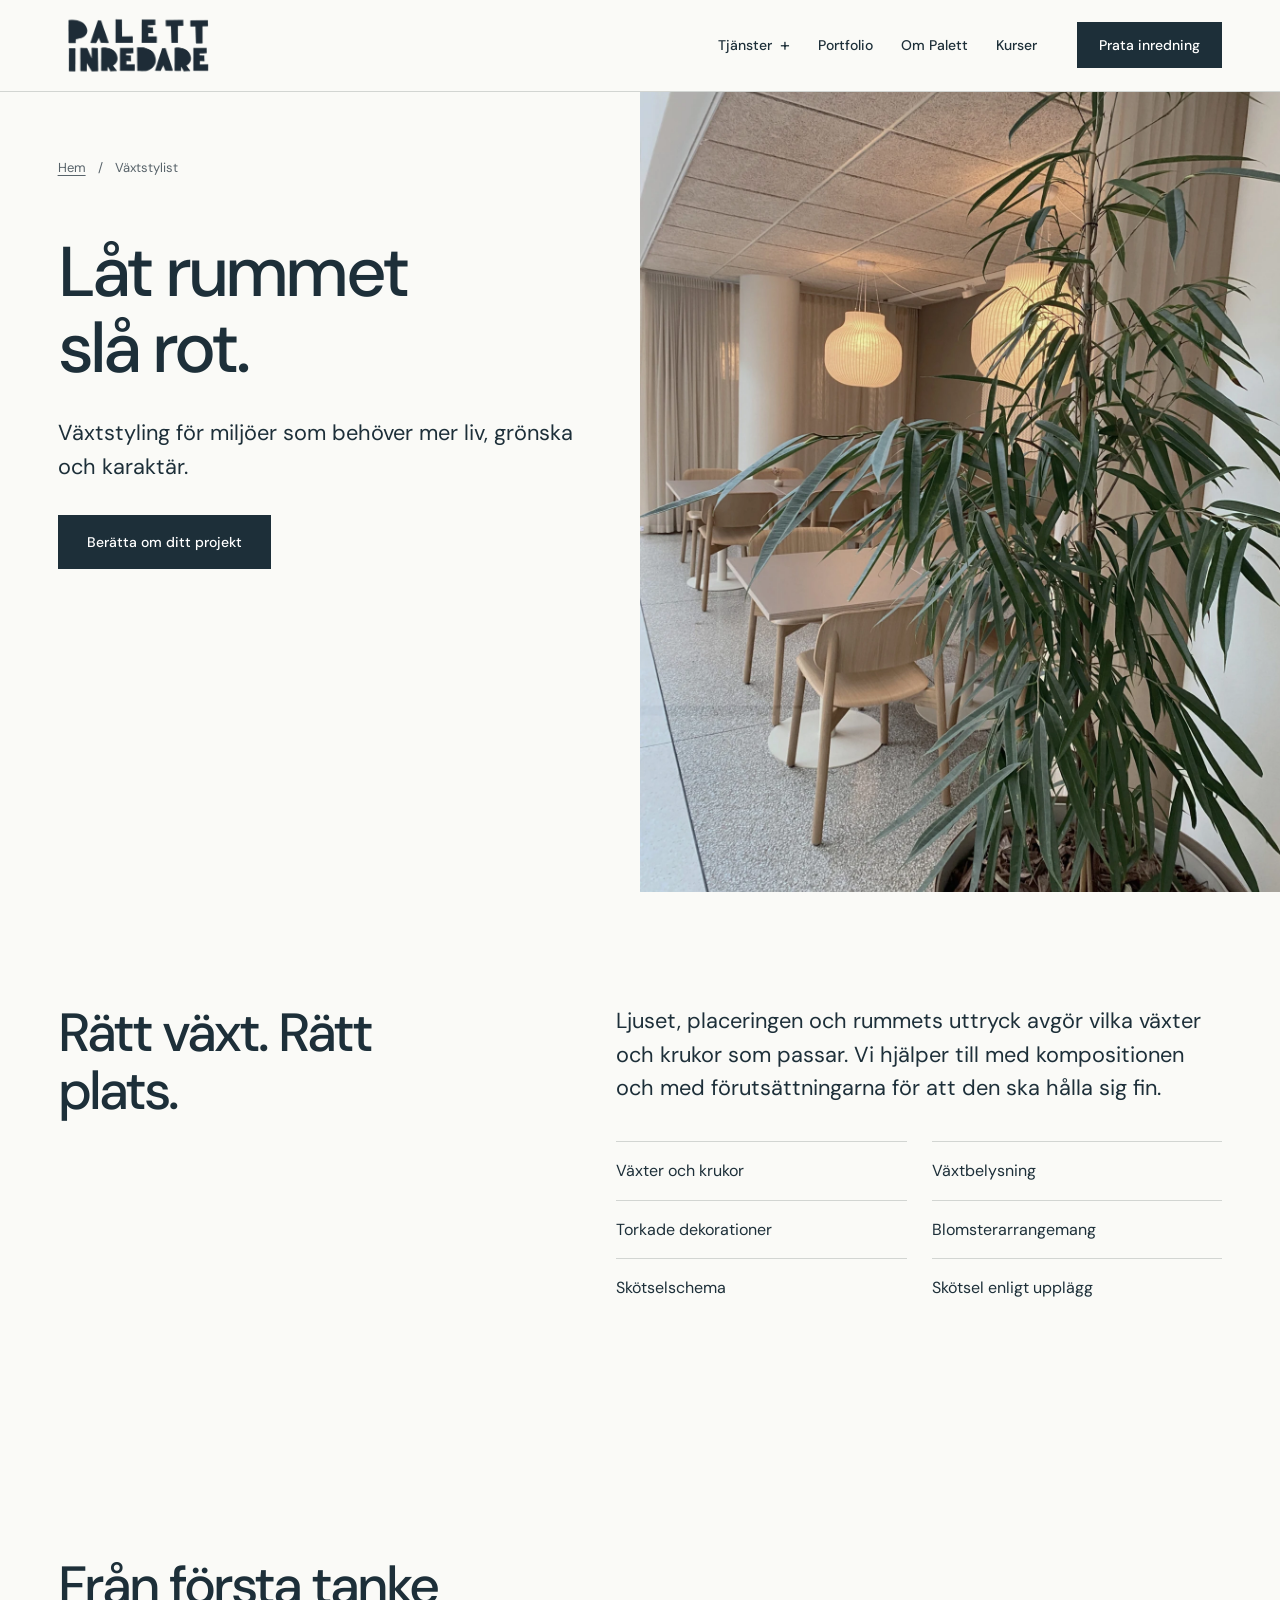
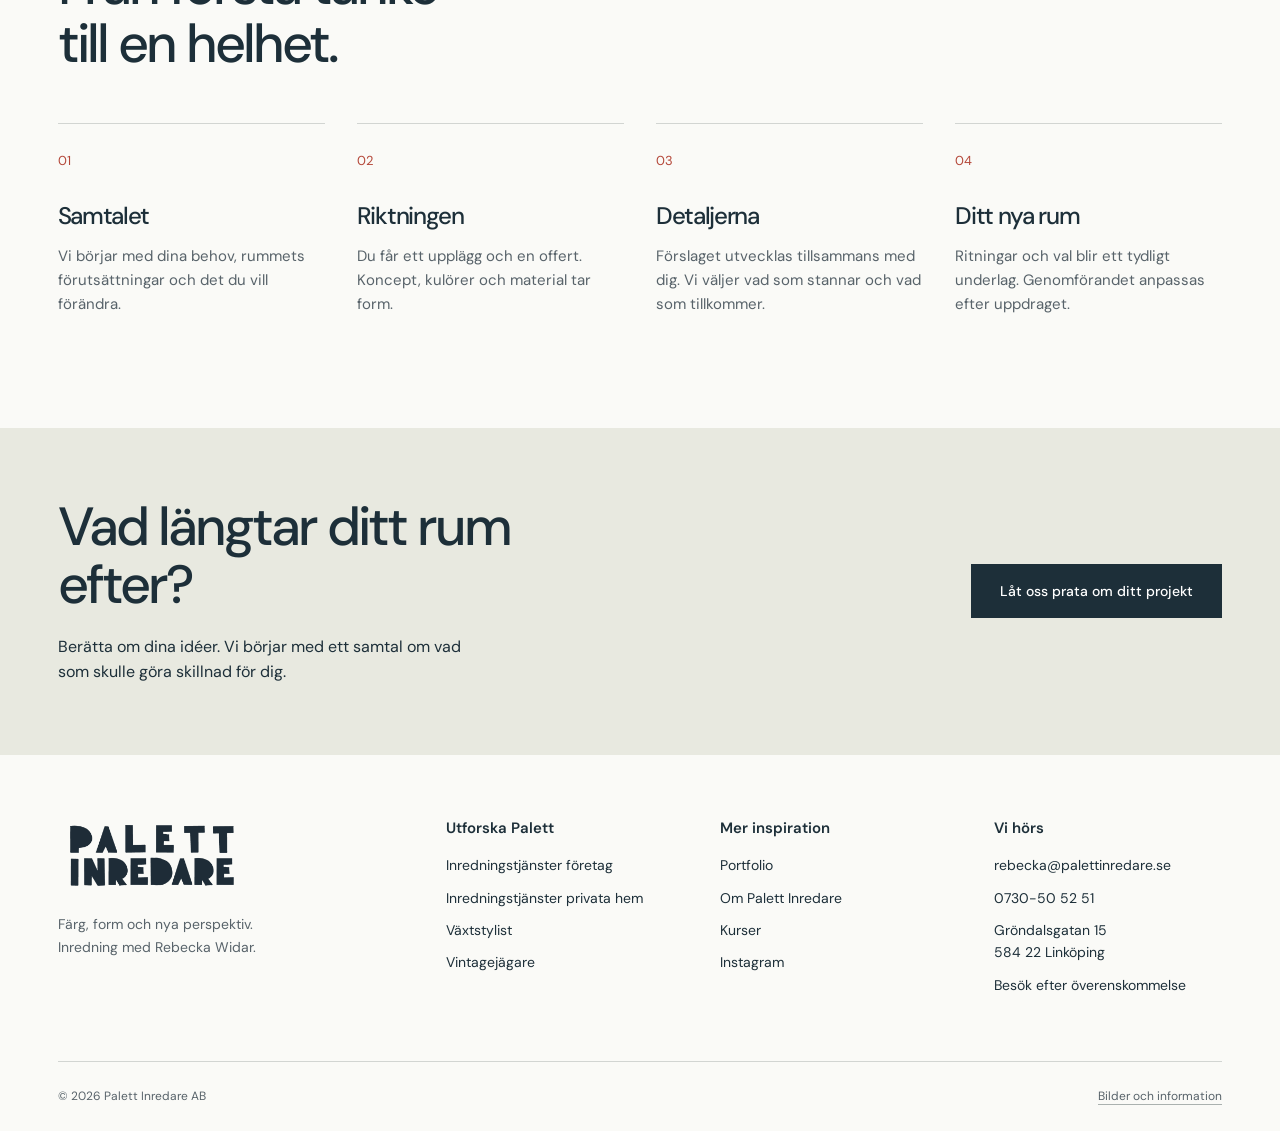
<file: vaxtstylist/index.html>
<!doctype html><html lang="sv"><head><meta charset="utf-8"><meta name="viewport" content="width=device-width, initial-scale=1"><title>Växtstylist | Palett Inredare</title><meta name="description" content="Personlig inredning med Rebecka Widar i Linköping. Inredning för företag och hem, växtstyling, vintage och kurser."><meta name="theme-color" content="#1d2f39"><link rel="icon" href="../assets/favicon.svg" type="image/svg+xml"><link rel="preload" href="../assets/sans-500.ttf" as="font" type="font/ttf" crossorigin><link rel="stylesheet" href="../style.css"><script src="../script.js" defer></script></head><body><a class="skip" href="#main">Hoppa till innehållet</a><header class="header "><div class="nav-bar wrap"><a class="brand" href="../index.html" aria-label="Palett Inredare, startsida"><img src="../assets/logo.png" alt="Palett Inredare" class="" loading="eager" decoding="async" fetchpriority="high"></a><nav class="nav" aria-label="Huvudmeny"><details class="nav-disclosure"><summary>Tjänster</summary><div class="mega"><a href="../inredningstjanster_foretag/index.html">Inredningstjänster företag</a><a href="../inredningstjanster-privata-hem-2/index.html">Inredningstjänster privata hem</a><a href="../vaxtstylist/index.html">Växtstylist</a><a href="../vintagejagare/index.html">Vintagejägare</a><a href="../kurser/index.html">Kurser</a></div></details><a href="../portfolio/index.html">Portfolio</a><a href="../om-palett-inredare-i-linkoping/index.html">Om Palett</a><a href="../kurser/index.html">Kurser</a><a class="button " href="../kontakta_en_inredare_i_linkoping/index.html">Prata inredning</a></nav><button class="menu-toggle" aria-label="Öppna menyn" aria-expanded="false" aria-controls="mobile-nav"><span></span><span></span></button></div><nav id="mobile-nav" class="mobile-nav" aria-label="Mobilmeny" hidden><a href="../inredningstjanster_foretag/index.html">Inredningstjänster företag</a><a href="../inredningstjanster-privata-hem-2/index.html">Inredningstjänster privata hem</a><a href="../vaxtstylist/index.html">Växtstylist</a><a href="../vintagejagare/index.html">Vintagejägare</a><a href="../kurser/index.html">Kurser</a><a href="../portfolio/index.html">Portfolio</a><a href="../om-palett-inredare-i-linkoping/index.html">Om Palett Inredare</a><a class="button " href="../kontakta_en_inredare_i_linkoping/index.html">Prata inredning</a><p>Rebecka Widar · Linköping</p><a class="mobile-small" href="tel:+46730505251">0730-50 52 51</a></nav></header><main id="main"><section class="page-hero"><div class="page-top"><div class="breadcrumb"><a href="../index.html">Hem</a><span>/</span><span>Växtstylist</span></div><h1>Låt rummet<br>slå rot.</h1><p class="lead">Växtstyling för miljöer som behöver mer liv, grönska och karaktär.</p><div class="actions"><a class="button " href="../kontakta_en_inredare_i_linkoping/index.html">Berätta om ditt projekt</a></div></div><img src="../assets/plants.webp" alt="Gröna växter i ett ljust rum" class="" loading="eager" decoding="async" fetchpriority="high"></section><section class="section wrap details-grid"><h2>Rätt växt. Rätt plats.</h2><div><p class="lead">Ljuset, placeringen och rummets uttryck avgör vilka växter och krukor som passar. Vi hjälper till med kompositionen och med förutsättningarna för att den ska hålla sig fin.</p><ul class="included"><li>Växter och krukor</li><li>Växtbelysning</li><li>Torkade dekorationer</li><li>Blomsterarrangemang</li><li>Skötselschema</li><li>Skötsel enligt upplägg</li></ul></div></section><section class="section wrap"><div class="section-heading"><h2>Från första tanke<br>till en helhet.</h2></div><div class="process"><article class="step reveal"><b>01</b><h3>Samtalet</h3><p>Vi börjar med dina behov, rummets förutsättningar och det du vill förändra.</p></article><article class="step reveal"><b>02</b><h3>Riktningen</h3><p>Du får ett upplägg och en offert. Koncept, kulörer och material tar form.</p></article><article class="step reveal"><b>03</b><h3>Detaljerna</h3><p>Förslaget utvecklas tillsammans med dig. Vi väljer vad som stannar och vad som tillkommer.</p></article><article class="step reveal"><b>04</b><h3>Ditt nya rum</h3><p>Ritningar och val blir ett tydligt underlag. Genomförandet anpassas efter uppdraget.</p></article></div></section><section class="closing wrap"><div><h2>Vad längtar ditt rum efter?</h2><p>Berätta om dina idéer. Vi börjar med ett samtal om vad som skulle göra skillnad för dig.</p></div><a class="button " href="../kontakta_en_inredare_i_linkoping/index.html">Låt oss prata om ditt projekt</a></section></main><footer class="footer wrap"><div class="footer-top"><div><a class="brand" href="../index.html"><img src="../assets/logo.png" alt="Palett Inredare" class="" loading="lazy" decoding="async"></a><p>Färg, form och nya perspektiv.<br>Inredning med Rebecka Widar.</p></div><div><h3>Utforska Palett</h3><div class="footer-links"><a href="../inredningstjanster_foretag/index.html">Inredningstjänster företag</a><a href="../inredningstjanster-privata-hem-2/index.html">Inredningstjänster privata hem</a><a href="../vaxtstylist/index.html">Växtstylist</a><a href="../vintagejagare/index.html">Vintagejägare</a></div></div><div><h3>Mer inspiration</h3><div class="footer-links"><a href="../portfolio/index.html">Portfolio</a><a href="../om-palett-inredare-i-linkoping/index.html">Om Palett Inredare</a><a href="../kurser/index.html">Kurser</a><a href="https://www.instagram.com/Palettinredare/" target="_blank" rel="noopener">Instagram</a></div></div><div><h3>Vi hörs</h3><div class="footer-links"><a href="mailto:rebecka@palettinredare.se">rebecka@palettinredare.se</a><a href="tel:+46730505251">0730-50 52 51</a><span>Gröndalsgatan 15<br>584 22 Linköping</span><span>Besök efter överenskommelse</span></div></div></div><div class="footer-bottom"><div>© 2026 Palett Inredare AB</div><div><a href="../bilder-och-information/index.html">Bilder och information</a></div></div></footer></body></html>
</file>
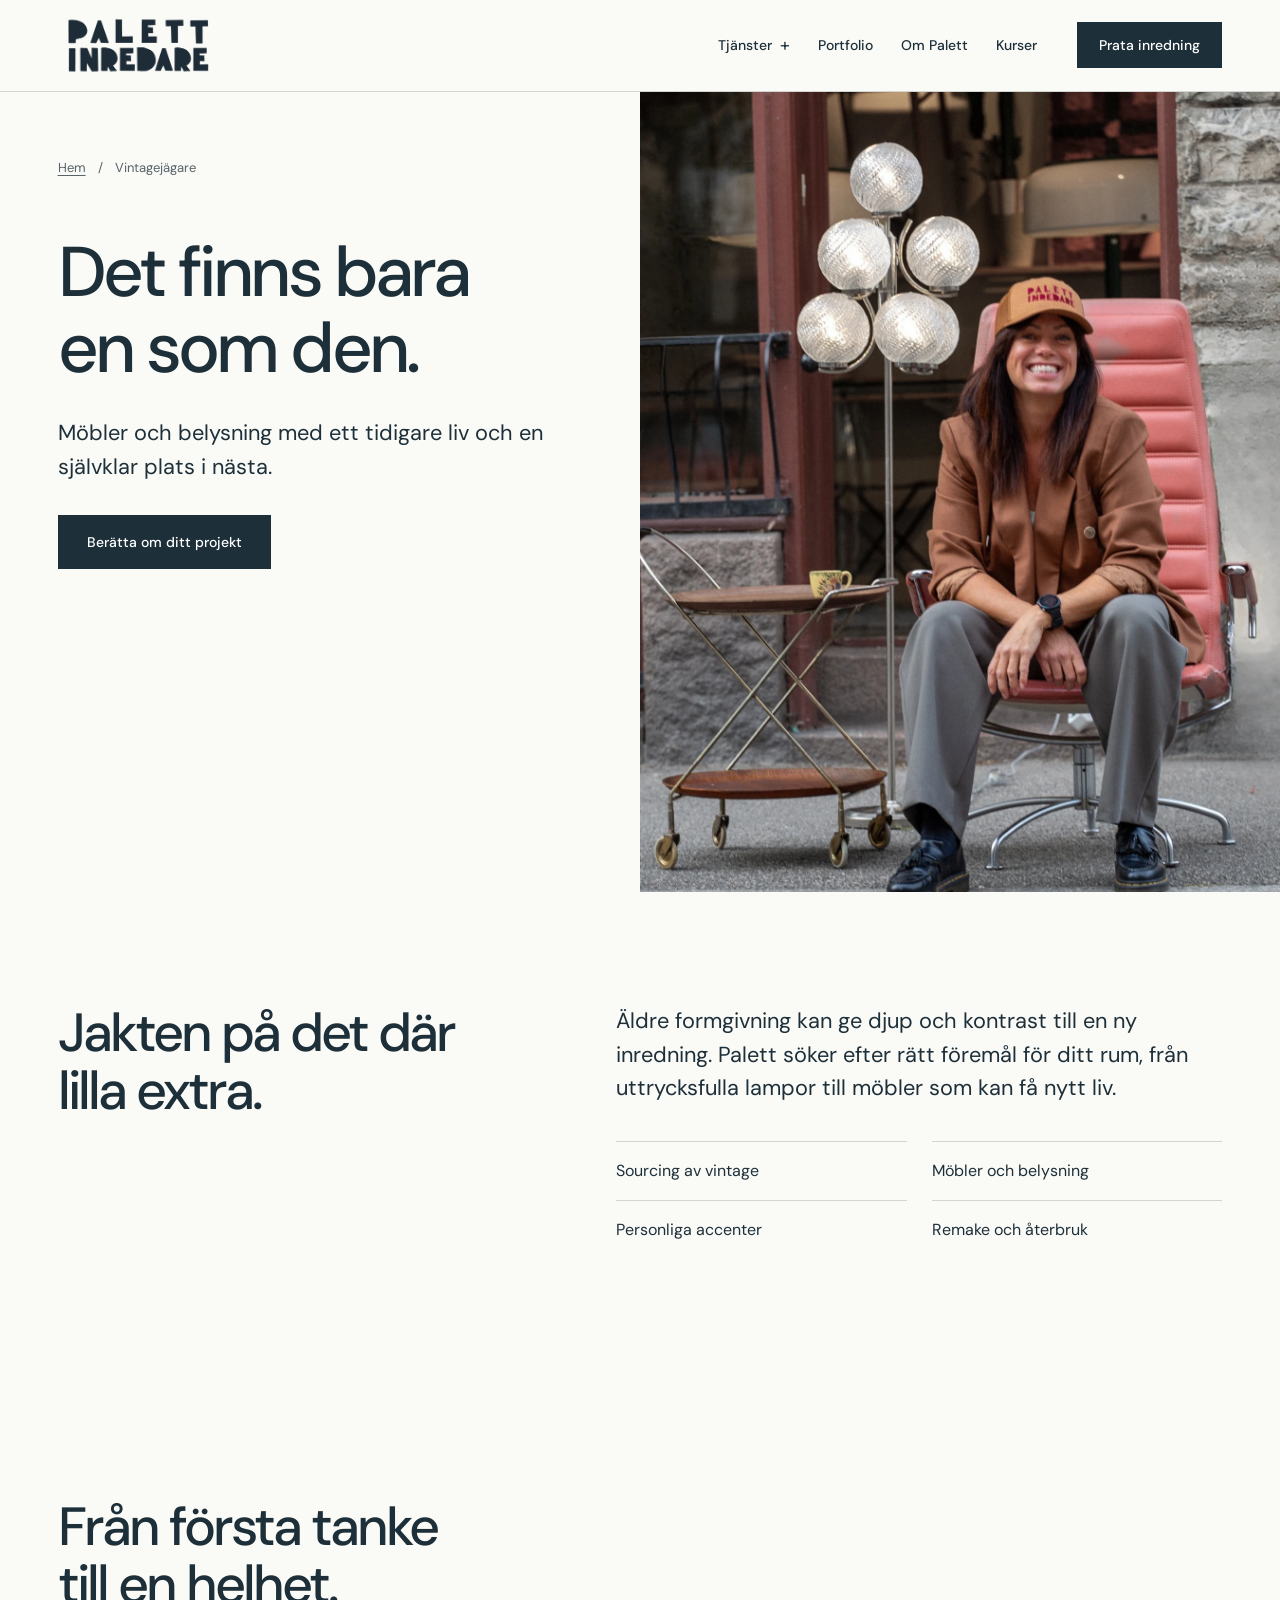
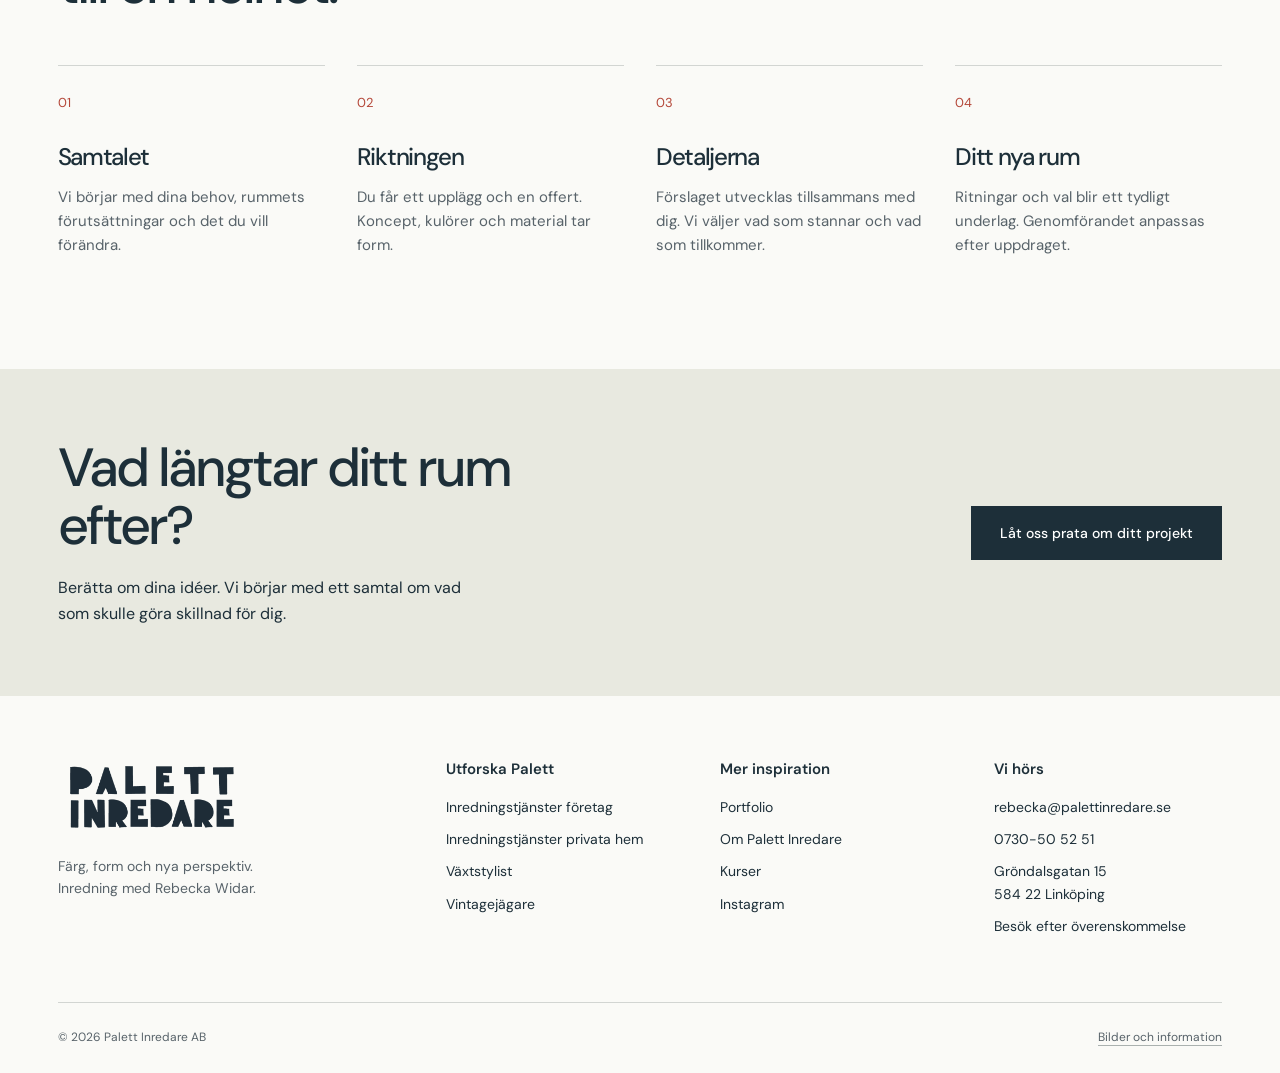
<file: vintagejagare/index.html>
<!doctype html><html lang="sv"><head><meta charset="utf-8"><meta name="viewport" content="width=device-width, initial-scale=1"><title>Vintagejägare | Palett Inredare</title><meta name="description" content="Personlig inredning med Rebecka Widar i Linköping. Inredning för företag och hem, växtstyling, vintage och kurser."><meta name="theme-color" content="#1d2f39"><link rel="icon" href="../assets/favicon.svg" type="image/svg+xml"><link rel="preload" href="../assets/sans-500.ttf" as="font" type="font/ttf" crossorigin><link rel="stylesheet" href="../style.css"><script src="../script.js" defer></script></head><body><a class="skip" href="#main">Hoppa till innehållet</a><header class="header "><div class="nav-bar wrap"><a class="brand" href="../index.html" aria-label="Palett Inredare, startsida"><img src="../assets/logo.png" alt="Palett Inredare" class="" loading="eager" decoding="async" fetchpriority="high"></a><nav class="nav" aria-label="Huvudmeny"><details class="nav-disclosure"><summary>Tjänster</summary><div class="mega"><a href="../inredningstjanster_foretag/index.html">Inredningstjänster företag</a><a href="../inredningstjanster-privata-hem-2/index.html">Inredningstjänster privata hem</a><a href="../vaxtstylist/index.html">Växtstylist</a><a href="../vintagejagare/index.html">Vintagejägare</a><a href="../kurser/index.html">Kurser</a></div></details><a href="../portfolio/index.html">Portfolio</a><a href="../om-palett-inredare-i-linkoping/index.html">Om Palett</a><a href="../kurser/index.html">Kurser</a><a class="button " href="../kontakta_en_inredare_i_linkoping/index.html">Prata inredning</a></nav><button class="menu-toggle" aria-label="Öppna menyn" aria-expanded="false" aria-controls="mobile-nav"><span></span><span></span></button></div><nav id="mobile-nav" class="mobile-nav" aria-label="Mobilmeny" hidden><a href="../inredningstjanster_foretag/index.html">Inredningstjänster företag</a><a href="../inredningstjanster-privata-hem-2/index.html">Inredningstjänster privata hem</a><a href="../vaxtstylist/index.html">Växtstylist</a><a href="../vintagejagare/index.html">Vintagejägare</a><a href="../kurser/index.html">Kurser</a><a href="../portfolio/index.html">Portfolio</a><a href="../om-palett-inredare-i-linkoping/index.html">Om Palett Inredare</a><a class="button " href="../kontakta_en_inredare_i_linkoping/index.html">Prata inredning</a><p>Rebecka Widar · Linköping</p><a class="mobile-small" href="tel:+46730505251">0730-50 52 51</a></nav></header><main id="main"><section class="page-hero"><div class="page-top"><div class="breadcrumb"><a href="../index.html">Hem</a><span>/</span><span>Vintagejägare</span></div><h1>Det finns bara<br>en som den.</h1><p class="lead">Möbler och belysning med ett tidigare liv och en självklar plats i nästa.</p><div class="actions"><a class="button " href="../kontakta_en_inredare_i_linkoping/index.html">Berätta om ditt projekt</a></div></div><img src="../assets/vintage.webp" alt="Vintagefåtölj och golvlampa ur Paletts bildarkiv" class="" loading="eager" decoding="async" fetchpriority="high"></section><section class="section wrap details-grid"><h2>Jakten på det där lilla extra.</h2><div><p class="lead">Äldre formgivning kan ge djup och kontrast till en ny inredning. Palett söker efter rätt föremål för ditt rum, från uttrycksfulla lampor till möbler som kan få nytt liv.</p><ul class="included"><li>Sourcing av vintage</li><li>Möbler och belysning</li><li>Personliga accenter</li><li>Remake och återbruk</li></ul></div></section><section class="section wrap"><div class="section-heading"><h2>Från första tanke<br>till en helhet.</h2></div><div class="process"><article class="step reveal"><b>01</b><h3>Samtalet</h3><p>Vi börjar med dina behov, rummets förutsättningar och det du vill förändra.</p></article><article class="step reveal"><b>02</b><h3>Riktningen</h3><p>Du får ett upplägg och en offert. Koncept, kulörer och material tar form.</p></article><article class="step reveal"><b>03</b><h3>Detaljerna</h3><p>Förslaget utvecklas tillsammans med dig. Vi väljer vad som stannar och vad som tillkommer.</p></article><article class="step reveal"><b>04</b><h3>Ditt nya rum</h3><p>Ritningar och val blir ett tydligt underlag. Genomförandet anpassas efter uppdraget.</p></article></div></section><section class="closing wrap"><div><h2>Vad längtar ditt rum efter?</h2><p>Berätta om dina idéer. Vi börjar med ett samtal om vad som skulle göra skillnad för dig.</p></div><a class="button " href="../kontakta_en_inredare_i_linkoping/index.html">Låt oss prata om ditt projekt</a></section></main><footer class="footer wrap"><div class="footer-top"><div><a class="brand" href="../index.html"><img src="../assets/logo.png" alt="Palett Inredare" class="" loading="lazy" decoding="async"></a><p>Färg, form och nya perspektiv.<br>Inredning med Rebecka Widar.</p></div><div><h3>Utforska Palett</h3><div class="footer-links"><a href="../inredningstjanster_foretag/index.html">Inredningstjänster företag</a><a href="../inredningstjanster-privata-hem-2/index.html">Inredningstjänster privata hem</a><a href="../vaxtstylist/index.html">Växtstylist</a><a href="../vintagejagare/index.html">Vintagejägare</a></div></div><div><h3>Mer inspiration</h3><div class="footer-links"><a href="../portfolio/index.html">Portfolio</a><a href="../om-palett-inredare-i-linkoping/index.html">Om Palett Inredare</a><a href="../kurser/index.html">Kurser</a><a href="https://www.instagram.com/Palettinredare/" target="_blank" rel="noopener">Instagram</a></div></div><div><h3>Vi hörs</h3><div class="footer-links"><a href="mailto:rebecka@palettinredare.se">rebecka@palettinredare.se</a><a href="tel:+46730505251">0730-50 52 51</a><span>Gröndalsgatan 15<br>584 22 Linköping</span><span>Besök efter överenskommelse</span></div></div></div><div class="footer-bottom"><div>© 2026 Palett Inredare AB</div><div><a href="../bilder-och-information/index.html">Bilder och information</a></div></div></footer></body></html>
</file>
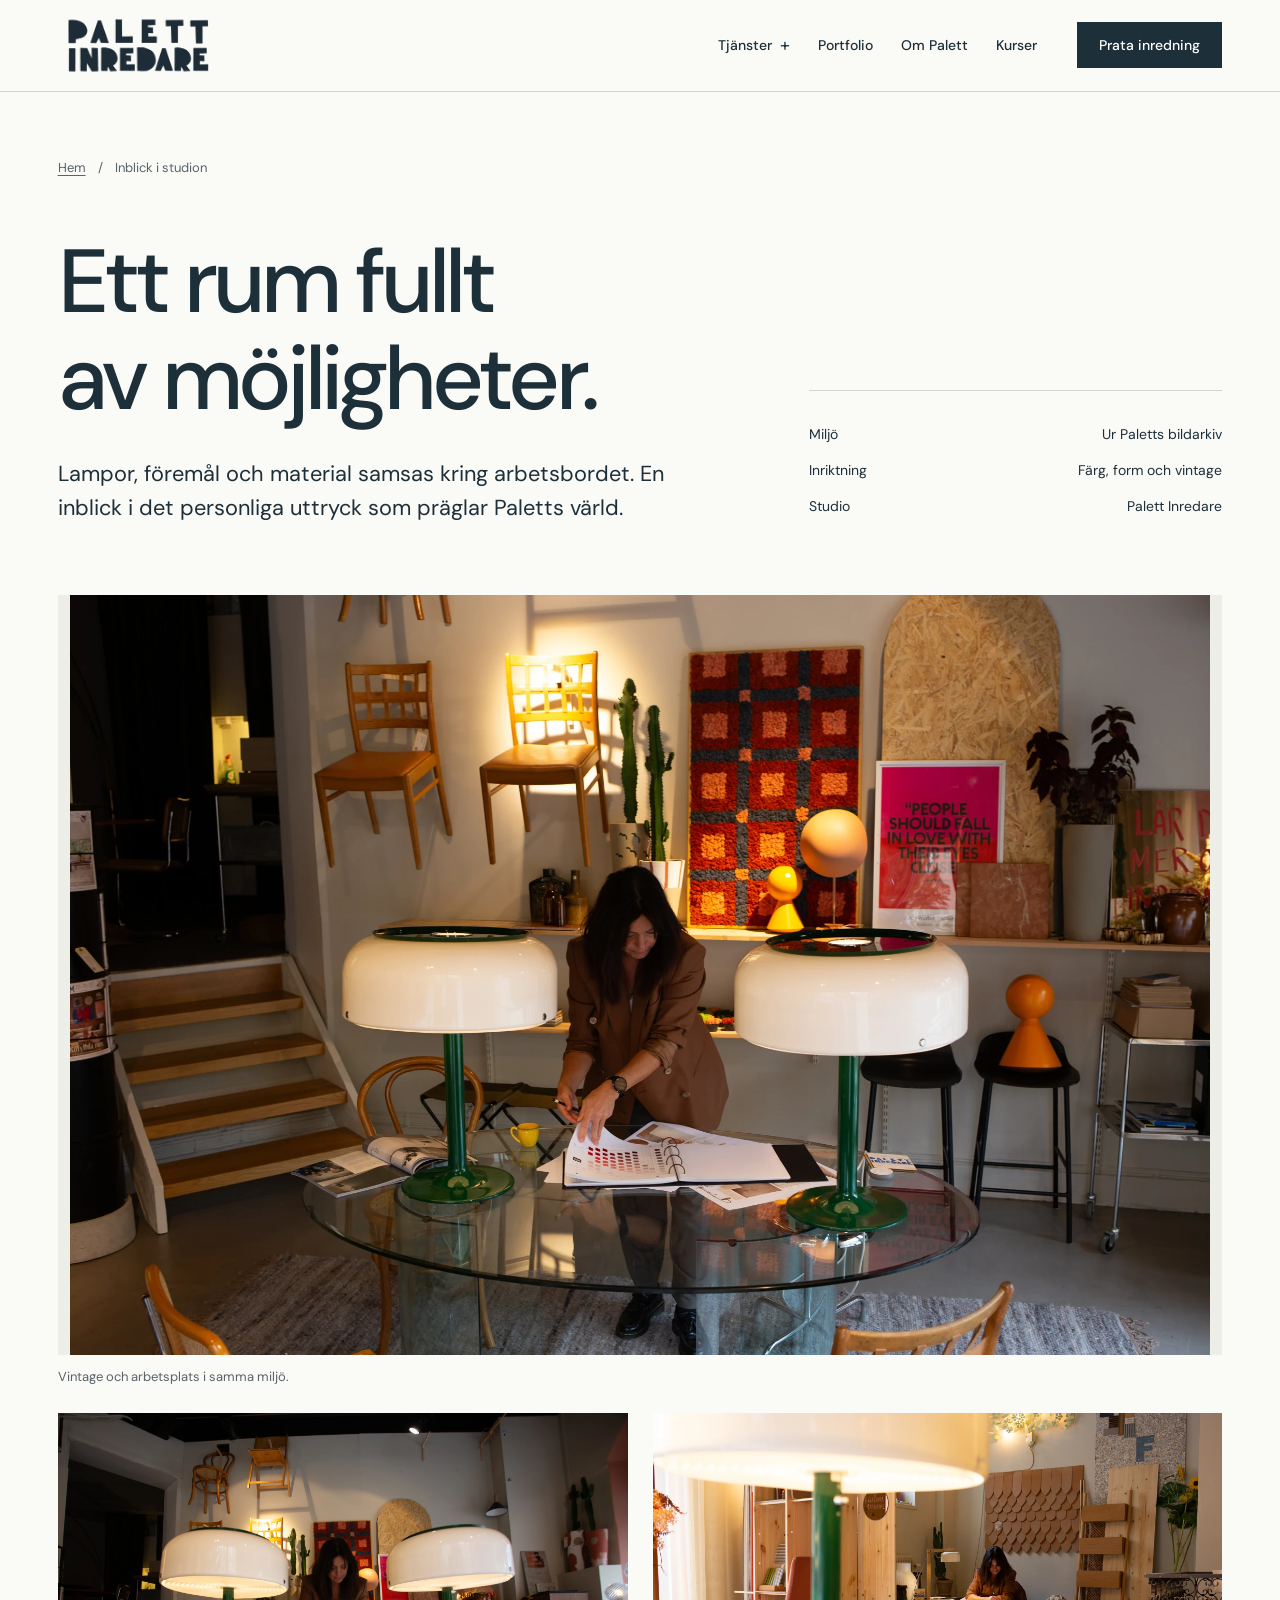
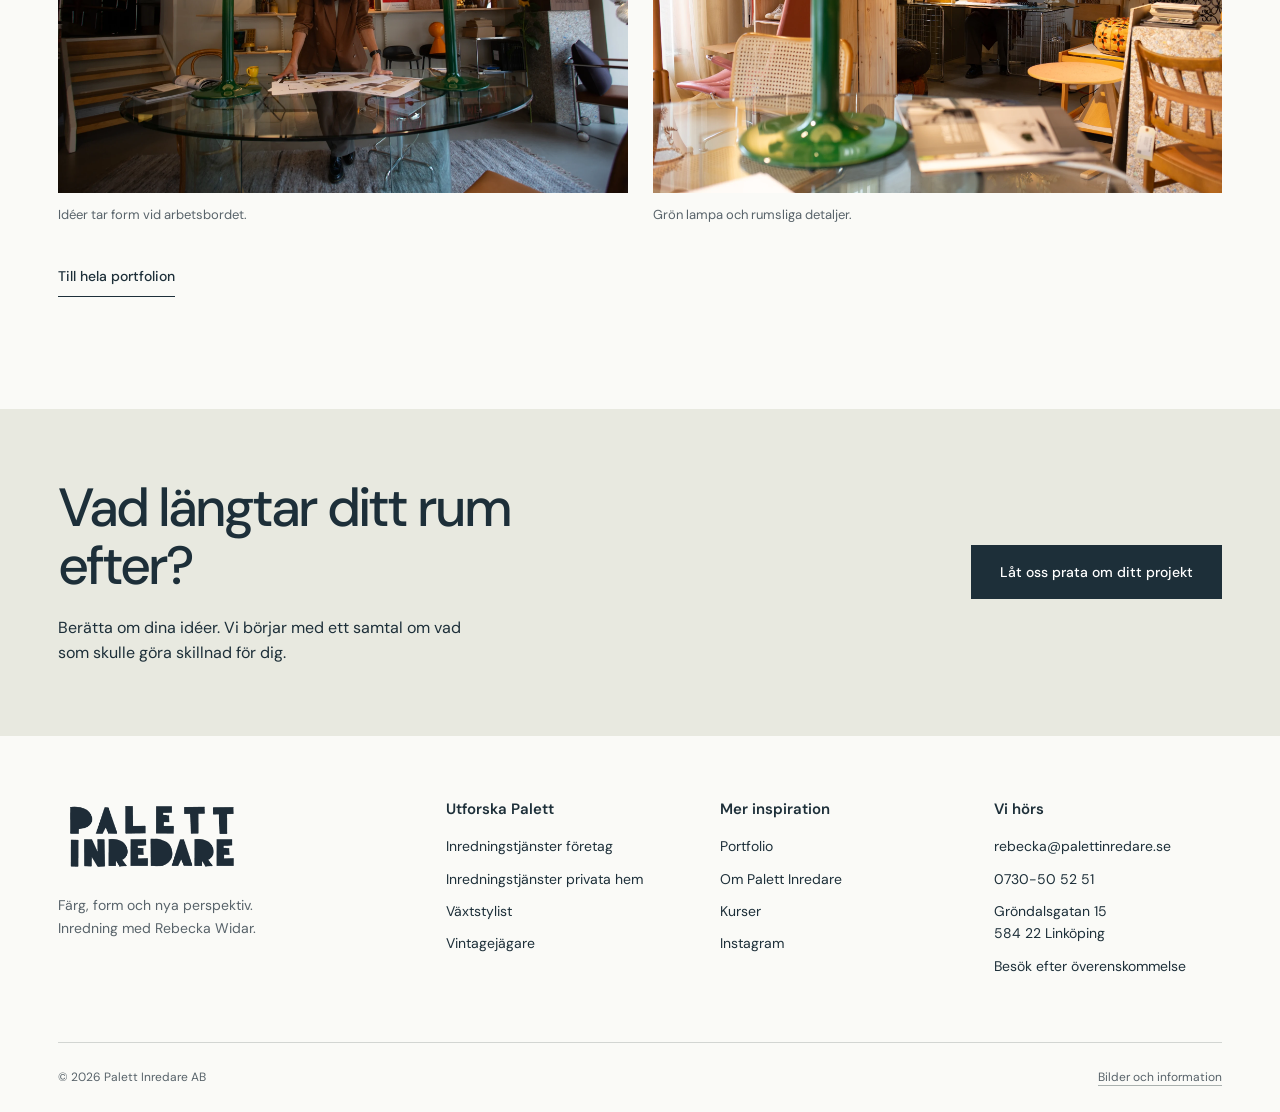
<file: portfolio/studion/index.html>
<!doctype html><html lang="sv"><head><meta charset="utf-8"><meta name="viewport" content="width=device-width, initial-scale=1"><title>Inblick i studion | Palett Inredare</title><meta name="description" content="Personlig inredning med Rebecka Widar i Linköping. Inredning för företag och hem, växtstyling, vintage och kurser."><meta name="theme-color" content="#1d2f39"><link rel="icon" href="../../assets/favicon.svg" type="image/svg+xml"><link rel="preload" href="../../assets/sans-500.ttf" as="font" type="font/ttf" crossorigin><link rel="stylesheet" href="../../style.css"><script src="../../script.js" defer></script></head><body><a class="skip" href="#main">Hoppa till innehållet</a><header class="header "><div class="nav-bar wrap"><a class="brand" href="../../index.html" aria-label="Palett Inredare, startsida"><img src="../../assets/logo.png" alt="Palett Inredare" class="" loading="eager" decoding="async" fetchpriority="high"></a><nav class="nav" aria-label="Huvudmeny"><details class="nav-disclosure"><summary>Tjänster</summary><div class="mega"><a href="../../inredningstjanster_foretag/index.html">Inredningstjänster företag</a><a href="../../inredningstjanster-privata-hem-2/index.html">Inredningstjänster privata hem</a><a href="../../vaxtstylist/index.html">Växtstylist</a><a href="../../vintagejagare/index.html">Vintagejägare</a><a href="../../kurser/index.html">Kurser</a></div></details><a href="../../portfolio/index.html">Portfolio</a><a href="../../om-palett-inredare-i-linkoping/index.html">Om Palett</a><a href="../../kurser/index.html">Kurser</a><a class="button " href="../../kontakta_en_inredare_i_linkoping/index.html">Prata inredning</a></nav><button class="menu-toggle" aria-label="Öppna menyn" aria-expanded="false" aria-controls="mobile-nav"><span></span><span></span></button></div><nav id="mobile-nav" class="mobile-nav" aria-label="Mobilmeny" hidden><a href="../../inredningstjanster_foretag/index.html">Inredningstjänster företag</a><a href="../../inredningstjanster-privata-hem-2/index.html">Inredningstjänster privata hem</a><a href="../../vaxtstylist/index.html">Växtstylist</a><a href="../../vintagejagare/index.html">Vintagejägare</a><a href="../../kurser/index.html">Kurser</a><a href="../../portfolio/index.html">Portfolio</a><a href="../../om-palett-inredare-i-linkoping/index.html">Om Palett Inredare</a><a class="button " href="../../kontakta_en_inredare_i_linkoping/index.html">Prata inredning</a><p>Rebecka Widar · Linköping</p><a class="mobile-small" href="tel:+46730505251">0730-50 52 51</a></nav></header><main id="main"><section class="page-top wrap"><div class="breadcrumb"><a href="../../index.html">Hem</a><span>/</span><span>Inblick i studion</span></div><div class="case-heading"><div><h1>Ett rum fullt<br>av möjligheter.</h1><p class="lead">Lampor, föremål och material samsas kring arbetsbordet. En inblick i det personliga uttryck som präglar Paletts värld.</p></div><div class="project-facts"><div><span>Miljö</span><span>Ur Paletts bildarkiv</span></div><div><span>Inriktning</span><span>Färg, form och vintage</span></div><div><span>Studio</span><span>Palett Inredare</span></div></div></div></section><section class="wrap section" style="padding-top:0"><div class="case-gallery"><figure><button class="zoom-trigger" aria-label="Förstora bild: Vintage och arbetsplats i samma miljö." data-caption="Vintage och arbetsplats i samma miljö."><img src="../../assets/studio-wide.webp" alt="Vintage och arbetsplats i samma miljö." class="" loading="lazy" decoding="async"></button><figcaption>Vintage och arbetsplats i samma miljö.</figcaption></figure><figure><button class="zoom-trigger" aria-label="Förstora bild: Idéer tar form vid arbetsbordet." data-caption="Idéer tar form vid arbetsbordet."><img src="../../assets/hero.webp" alt="Idéer tar form vid arbetsbordet." class="" loading="lazy" decoding="async"></button><figcaption>Idéer tar form vid arbetsbordet.</figcaption></figure><figure><button class="zoom-trigger" aria-label="Förstora bild: Grön lampa och rumsliga detaljer." data-caption="Grön lampa och rumsliga detaljer."><img src="../../assets/detail.webp" alt="Grön lampa och rumsliga detaljer." class="" loading="lazy" decoding="async"></button><figcaption>Grön lampa och rumsliga detaljer.</figcaption></figure></div><div class="actions"><a class="text-link" href="../../portfolio/index.html">Till hela portfolion</a></div></section><dialog class="lightbox" aria-label="Förstorad projektbild"><button class="close-lightbox">Stäng ×</button><img alt=""><p></p></dialog><section class="closing wrap"><div><h2>Vad längtar ditt rum efter?</h2><p>Berätta om dina idéer. Vi börjar med ett samtal om vad som skulle göra skillnad för dig.</p></div><a class="button " href="../../kontakta_en_inredare_i_linkoping/index.html">Låt oss prata om ditt projekt</a></section></main><footer class="footer wrap"><div class="footer-top"><div><a class="brand" href="../../index.html"><img src="../../assets/logo.png" alt="Palett Inredare" class="" loading="lazy" decoding="async"></a><p>Färg, form och nya perspektiv.<br>Inredning med Rebecka Widar.</p></div><div><h3>Utforska Palett</h3><div class="footer-links"><a href="../../inredningstjanster_foretag/index.html">Inredningstjänster företag</a><a href="../../inredningstjanster-privata-hem-2/index.html">Inredningstjänster privata hem</a><a href="../../vaxtstylist/index.html">Växtstylist</a><a href="../../vintagejagare/index.html">Vintagejägare</a></div></div><div><h3>Mer inspiration</h3><div class="footer-links"><a href="../../portfolio/index.html">Portfolio</a><a href="../../om-palett-inredare-i-linkoping/index.html">Om Palett Inredare</a><a href="../../kurser/index.html">Kurser</a><a href="https://www.instagram.com/Palettinredare/" target="_blank" rel="noopener">Instagram</a></div></div><div><h3>Vi hörs</h3><div class="footer-links"><a href="mailto:rebecka@palettinredare.se">rebecka@palettinredare.se</a><a href="tel:+46730505251">0730-50 52 51</a><span>Gröndalsgatan 15<br>584 22 Linköping</span><span>Besök efter överenskommelse</span></div></div></div><div class="footer-bottom"><div>© 2026 Palett Inredare AB</div><div><a href="../../bilder-och-information/index.html">Bilder och information</a></div></div></footer></body></html>
</file>
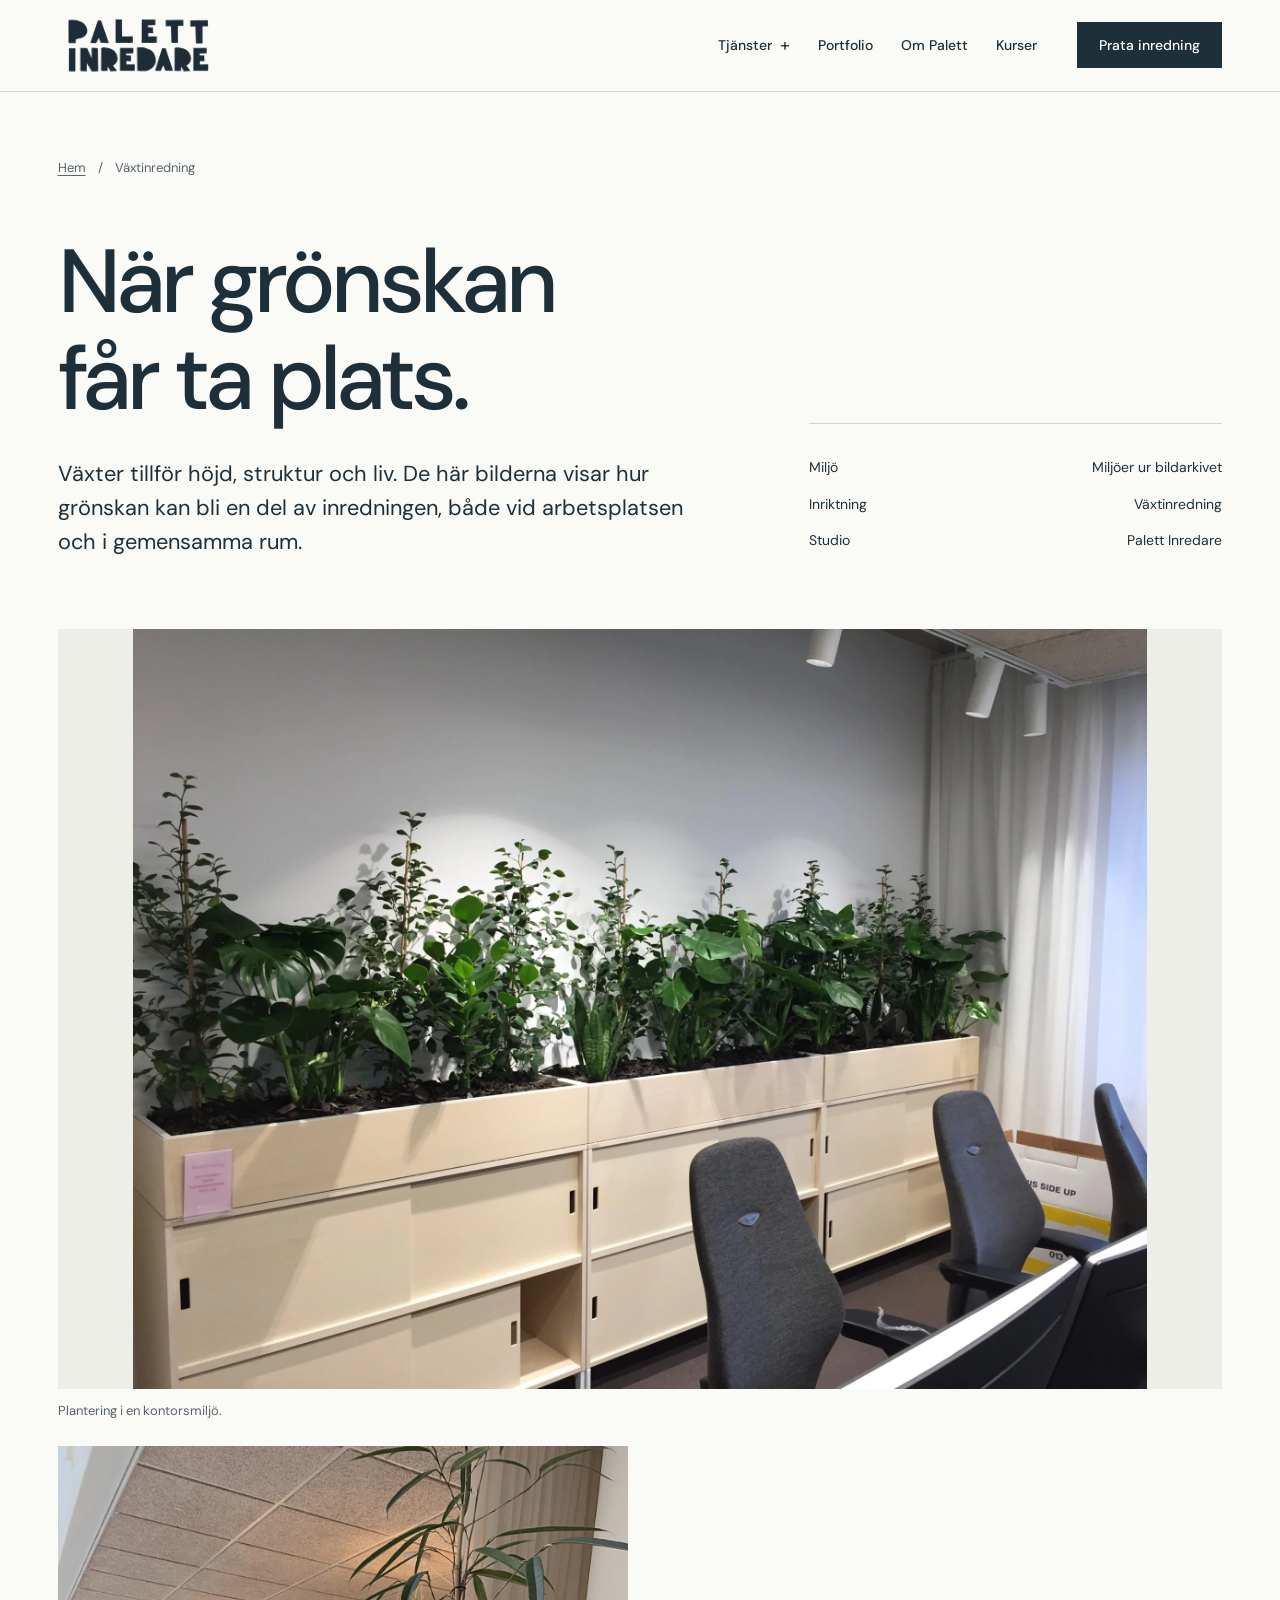
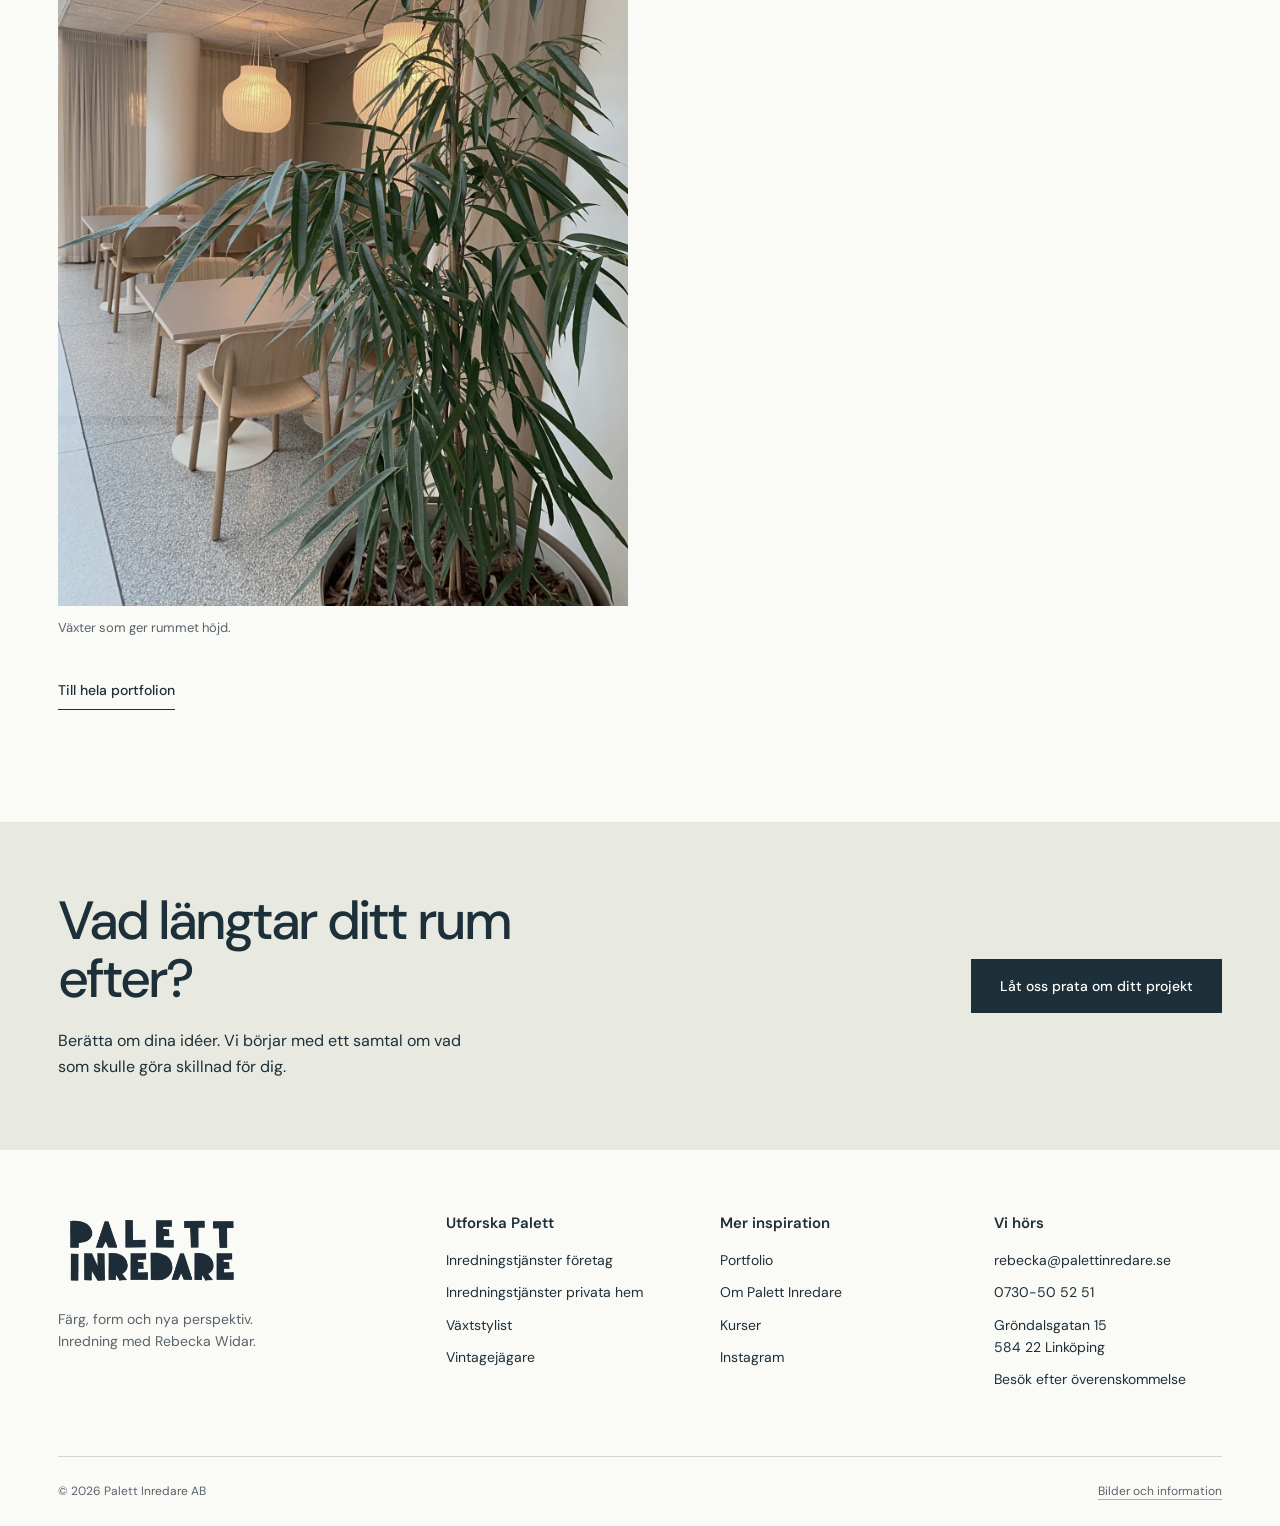
<file: portfolio/vaxtinredning/index.html>
<!doctype html><html lang="sv"><head><meta charset="utf-8"><meta name="viewport" content="width=device-width, initial-scale=1"><title>Växtinredning | Palett Inredare</title><meta name="description" content="Personlig inredning med Rebecka Widar i Linköping. Inredning för företag och hem, växtstyling, vintage och kurser."><meta name="theme-color" content="#1d2f39"><link rel="icon" href="../../assets/favicon.svg" type="image/svg+xml"><link rel="preload" href="../../assets/sans-500.ttf" as="font" type="font/ttf" crossorigin><link rel="stylesheet" href="../../style.css"><script src="../../script.js" defer></script></head><body><a class="skip" href="#main">Hoppa till innehållet</a><header class="header "><div class="nav-bar wrap"><a class="brand" href="../../index.html" aria-label="Palett Inredare, startsida"><img src="../../assets/logo.png" alt="Palett Inredare" class="" loading="eager" decoding="async" fetchpriority="high"></a><nav class="nav" aria-label="Huvudmeny"><details class="nav-disclosure"><summary>Tjänster</summary><div class="mega"><a href="../../inredningstjanster_foretag/index.html">Inredningstjänster företag</a><a href="../../inredningstjanster-privata-hem-2/index.html">Inredningstjänster privata hem</a><a href="../../vaxtstylist/index.html">Växtstylist</a><a href="../../vintagejagare/index.html">Vintagejägare</a><a href="../../kurser/index.html">Kurser</a></div></details><a href="../../portfolio/index.html">Portfolio</a><a href="../../om-palett-inredare-i-linkoping/index.html">Om Palett</a><a href="../../kurser/index.html">Kurser</a><a class="button " href="../../kontakta_en_inredare_i_linkoping/index.html">Prata inredning</a></nav><button class="menu-toggle" aria-label="Öppna menyn" aria-expanded="false" aria-controls="mobile-nav"><span></span><span></span></button></div><nav id="mobile-nav" class="mobile-nav" aria-label="Mobilmeny" hidden><a href="../../inredningstjanster_foretag/index.html">Inredningstjänster företag</a><a href="../../inredningstjanster-privata-hem-2/index.html">Inredningstjänster privata hem</a><a href="../../vaxtstylist/index.html">Växtstylist</a><a href="../../vintagejagare/index.html">Vintagejägare</a><a href="../../kurser/index.html">Kurser</a><a href="../../portfolio/index.html">Portfolio</a><a href="../../om-palett-inredare-i-linkoping/index.html">Om Palett Inredare</a><a class="button " href="../../kontakta_en_inredare_i_linkoping/index.html">Prata inredning</a><p>Rebecka Widar · Linköping</p><a class="mobile-small" href="tel:+46730505251">0730-50 52 51</a></nav></header><main id="main"><section class="page-top wrap"><div class="breadcrumb"><a href="../../index.html">Hem</a><span>/</span><span>Växtinredning</span></div><div class="case-heading"><div><h1>När grönskan<br>får ta plats.</h1><p class="lead">Växter tillför höjd, struktur och liv. De här bilderna visar hur grönskan kan bli en del av inredningen, både vid arbetsplatsen och i gemensamma rum.</p></div><div class="project-facts"><div><span>Miljö</span><span>Miljöer ur bildarkivet</span></div><div><span>Inriktning</span><span>Växtinredning</span></div><div><span>Studio</span><span>Palett Inredare</span></div></div></div></section><section class="wrap section" style="padding-top:0"><div class="case-gallery"><figure><button class="zoom-trigger" aria-label="Förstora bild: Plantering i en kontorsmiljö." data-caption="Plantering i en kontorsmiljö."><img src="../../assets/office.webp" alt="Plantering i en kontorsmiljö." class="" loading="lazy" decoding="async"></button><figcaption>Plantering i en kontorsmiljö.</figcaption></figure><figure><button class="zoom-trigger" aria-label="Förstora bild: Växter som ger rummet höjd." data-caption="Växter som ger rummet höjd."><img src="../../assets/plants.webp" alt="Växter som ger rummet höjd." class="" loading="lazy" decoding="async"></button><figcaption>Växter som ger rummet höjd.</figcaption></figure></div><div class="actions"><a class="text-link" href="../../portfolio/index.html">Till hela portfolion</a></div></section><dialog class="lightbox" aria-label="Förstorad projektbild"><button class="close-lightbox">Stäng ×</button><img alt=""><p></p></dialog><section class="closing wrap"><div><h2>Vad längtar ditt rum efter?</h2><p>Berätta om dina idéer. Vi börjar med ett samtal om vad som skulle göra skillnad för dig.</p></div><a class="button " href="../../kontakta_en_inredare_i_linkoping/index.html">Låt oss prata om ditt projekt</a></section></main><footer class="footer wrap"><div class="footer-top"><div><a class="brand" href="../../index.html"><img src="../../assets/logo.png" alt="Palett Inredare" class="" loading="lazy" decoding="async"></a><p>Färg, form och nya perspektiv.<br>Inredning med Rebecka Widar.</p></div><div><h3>Utforska Palett</h3><div class="footer-links"><a href="../../inredningstjanster_foretag/index.html">Inredningstjänster företag</a><a href="../../inredningstjanster-privata-hem-2/index.html">Inredningstjänster privata hem</a><a href="../../vaxtstylist/index.html">Växtstylist</a><a href="../../vintagejagare/index.html">Vintagejägare</a></div></div><div><h3>Mer inspiration</h3><div class="footer-links"><a href="../../portfolio/index.html">Portfolio</a><a href="../../om-palett-inredare-i-linkoping/index.html">Om Palett Inredare</a><a href="../../kurser/index.html">Kurser</a><a href="https://www.instagram.com/Palettinredare/" target="_blank" rel="noopener">Instagram</a></div></div><div><h3>Vi hörs</h3><div class="footer-links"><a href="mailto:rebecka@palettinredare.se">rebecka@palettinredare.se</a><a href="tel:+46730505251">0730-50 52 51</a><span>Gröndalsgatan 15<br>584 22 Linköping</span><span>Besök efter överenskommelse</span></div></div></div><div class="footer-bottom"><div>© 2026 Palett Inredare AB</div><div><a href="../../bilder-och-information/index.html">Bilder och information</a></div></div></footer></body></html>
</file>
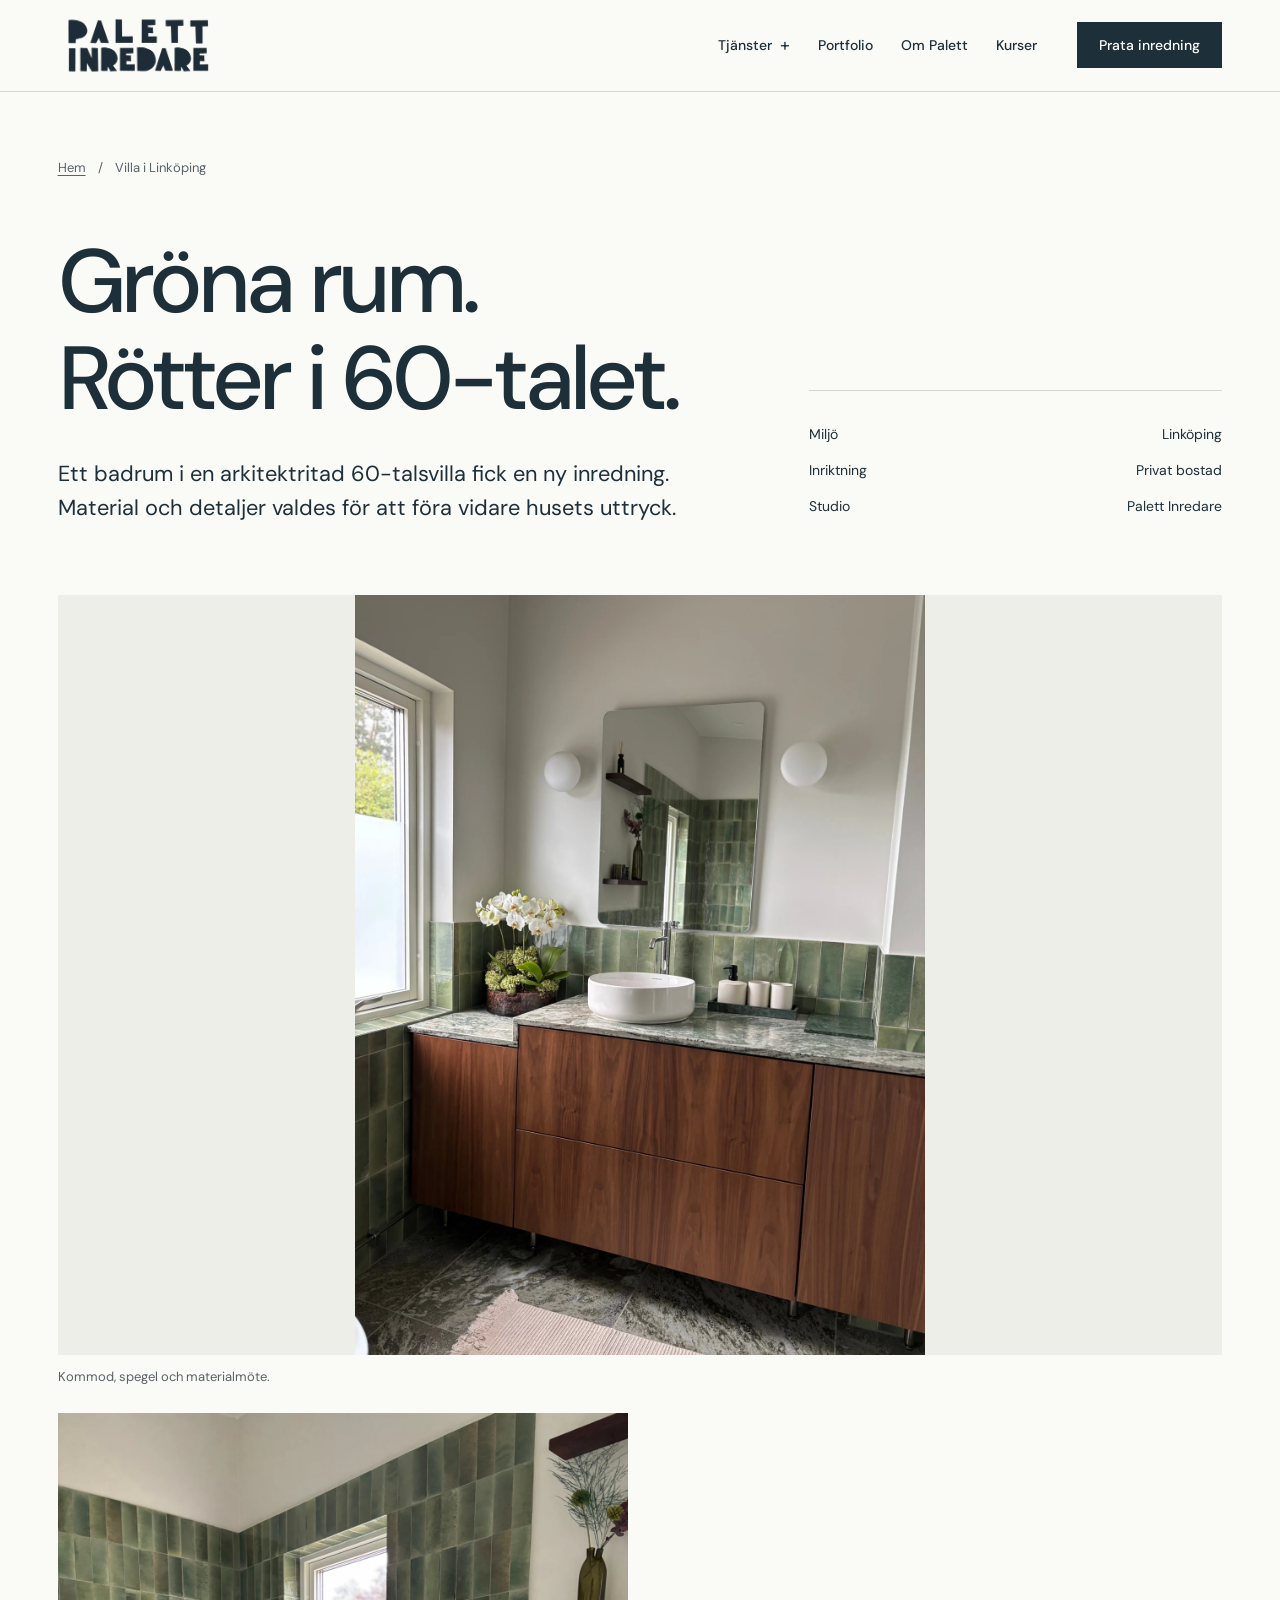
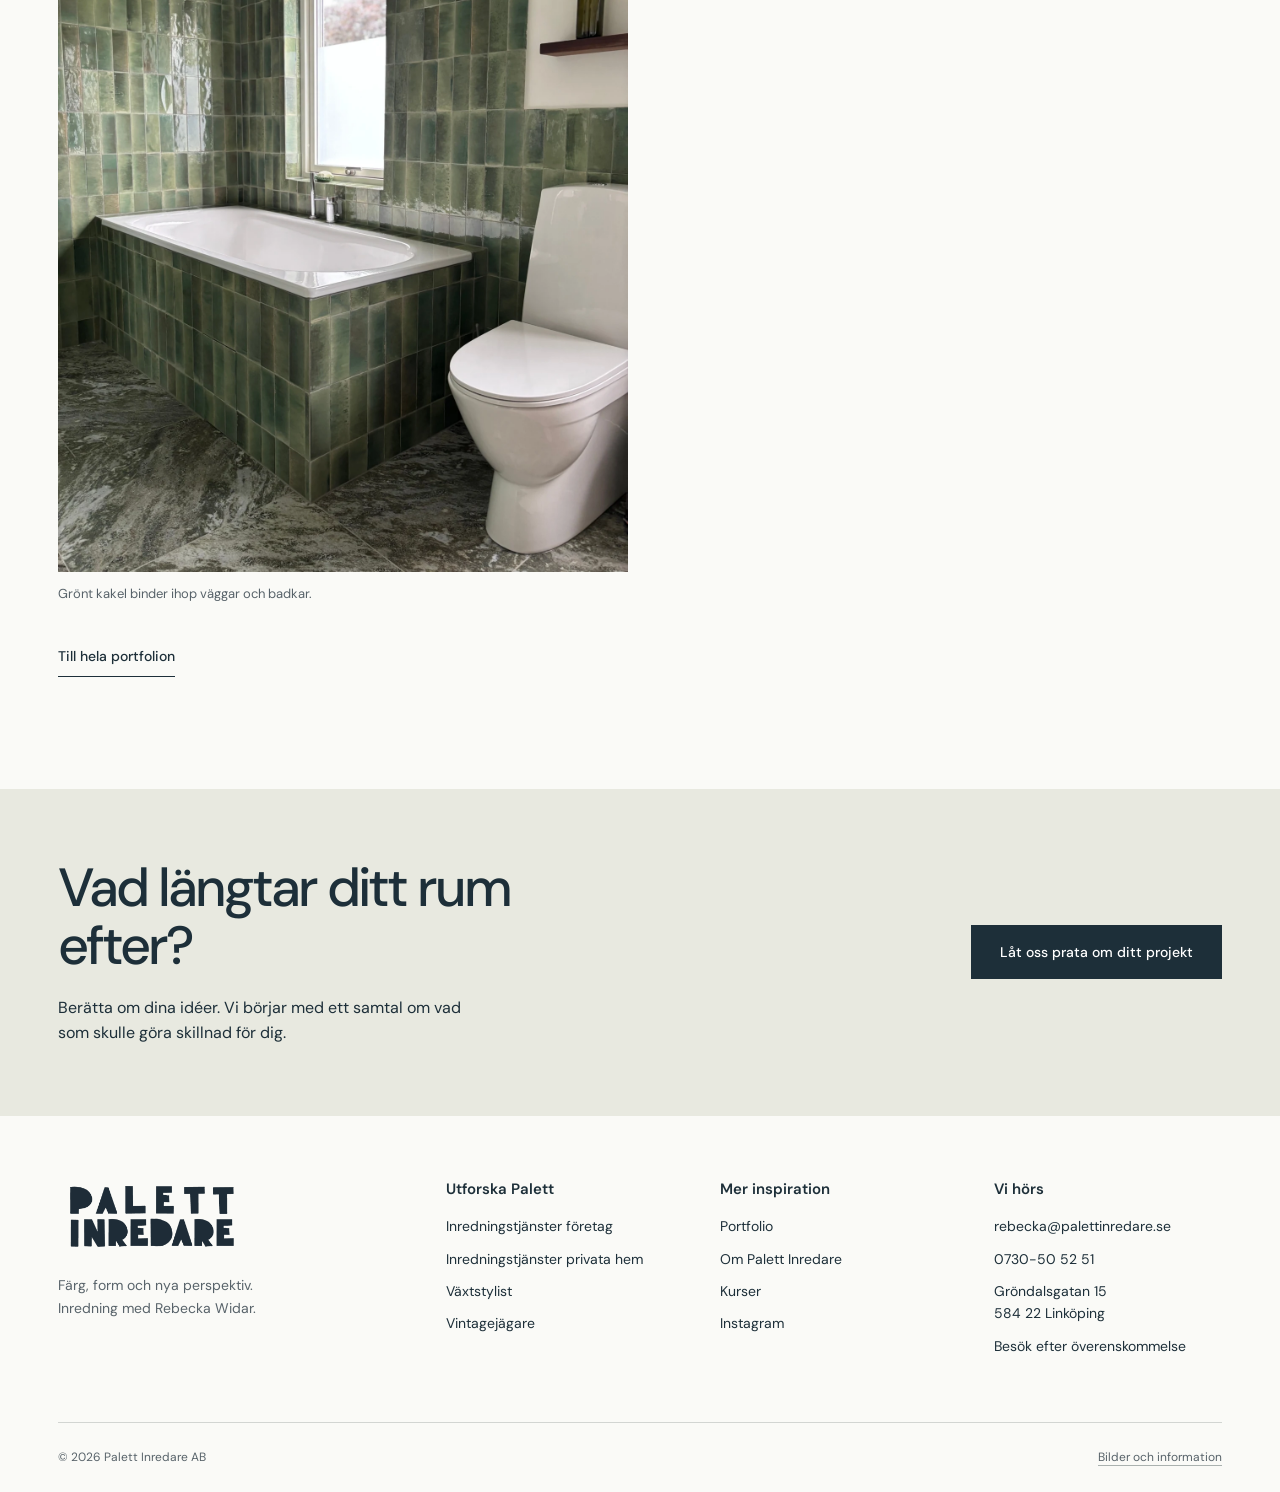
<file: portfolio/villa-linkoping/index.html>
<!doctype html><html lang="sv"><head><meta charset="utf-8"><meta name="viewport" content="width=device-width, initial-scale=1"><title>Villa i Linköping | Palett Inredare</title><meta name="description" content="Personlig inredning med Rebecka Widar i Linköping. Inredning för företag och hem, växtstyling, vintage och kurser."><meta name="theme-color" content="#1d2f39"><link rel="icon" href="../../assets/favicon.svg" type="image/svg+xml"><link rel="preload" href="../../assets/sans-500.ttf" as="font" type="font/ttf" crossorigin><link rel="stylesheet" href="../../style.css"><script src="../../script.js" defer></script></head><body><a class="skip" href="#main">Hoppa till innehållet</a><header class="header "><div class="nav-bar wrap"><a class="brand" href="../../index.html" aria-label="Palett Inredare, startsida"><img src="../../assets/logo.png" alt="Palett Inredare" class="" loading="eager" decoding="async" fetchpriority="high"></a><nav class="nav" aria-label="Huvudmeny"><details class="nav-disclosure"><summary>Tjänster</summary><div class="mega"><a href="../../inredningstjanster_foretag/index.html">Inredningstjänster företag</a><a href="../../inredningstjanster-privata-hem-2/index.html">Inredningstjänster privata hem</a><a href="../../vaxtstylist/index.html">Växtstylist</a><a href="../../vintagejagare/index.html">Vintagejägare</a><a href="../../kurser/index.html">Kurser</a></div></details><a href="../../portfolio/index.html">Portfolio</a><a href="../../om-palett-inredare-i-linkoping/index.html">Om Palett</a><a href="../../kurser/index.html">Kurser</a><a class="button " href="../../kontakta_en_inredare_i_linkoping/index.html">Prata inredning</a></nav><button class="menu-toggle" aria-label="Öppna menyn" aria-expanded="false" aria-controls="mobile-nav"><span></span><span></span></button></div><nav id="mobile-nav" class="mobile-nav" aria-label="Mobilmeny" hidden><a href="../../inredningstjanster_foretag/index.html">Inredningstjänster företag</a><a href="../../inredningstjanster-privata-hem-2/index.html">Inredningstjänster privata hem</a><a href="../../vaxtstylist/index.html">Växtstylist</a><a href="../../vintagejagare/index.html">Vintagejägare</a><a href="../../kurser/index.html">Kurser</a><a href="../../portfolio/index.html">Portfolio</a><a href="../../om-palett-inredare-i-linkoping/index.html">Om Palett Inredare</a><a class="button " href="../../kontakta_en_inredare_i_linkoping/index.html">Prata inredning</a><p>Rebecka Widar · Linköping</p><a class="mobile-small" href="tel:+46730505251">0730-50 52 51</a></nav></header><main id="main"><section class="page-top wrap"><div class="breadcrumb"><a href="../../index.html">Hem</a><span>/</span><span>Villa i Linköping</span></div><div class="case-heading"><div><h1>Gröna rum.<br>Rötter i 60-talet.</h1><p class="lead">Ett badrum i en arkitektritad 60-talsvilla fick en ny inredning. Material och detaljer valdes för att föra vidare husets uttryck.</p></div><div class="project-facts"><div><span>Miljö</span><span>Linköping</span></div><div><span>Inriktning</span><span>Privat bostad</span></div><div><span>Studio</span><span>Palett Inredare</span></div></div></div></section><section class="wrap section" style="padding-top:0"><div class="case-gallery"><figure><button class="zoom-trigger" aria-label="Förstora bild: Kommod, spegel och materialmöte." data-caption="Kommod, spegel och materialmöte."><img src="../../assets/villa-vanity.webp" alt="Kommod, spegel och materialmöte." class="" loading="lazy" decoding="async"></button><figcaption>Kommod, spegel och materialmöte.</figcaption></figure><figure><button class="zoom-trigger" aria-label="Förstora bild: Grönt kakel binder ihop väggar och badkar." data-caption="Grönt kakel binder ihop väggar och badkar."><img src="../../assets/villa-bath.webp" alt="Grönt kakel binder ihop väggar och badkar." class="" loading="lazy" decoding="async"></button><figcaption>Grönt kakel binder ihop väggar och badkar.</figcaption></figure></div><div class="actions"><a class="text-link" href="../../portfolio/index.html">Till hela portfolion</a></div></section><dialog class="lightbox" aria-label="Förstorad projektbild"><button class="close-lightbox">Stäng ×</button><img alt=""><p></p></dialog><section class="closing wrap"><div><h2>Vad längtar ditt rum efter?</h2><p>Berätta om dina idéer. Vi börjar med ett samtal om vad som skulle göra skillnad för dig.</p></div><a class="button " href="../../kontakta_en_inredare_i_linkoping/index.html">Låt oss prata om ditt projekt</a></section></main><footer class="footer wrap"><div class="footer-top"><div><a class="brand" href="../../index.html"><img src="../../assets/logo.png" alt="Palett Inredare" class="" loading="lazy" decoding="async"></a><p>Färg, form och nya perspektiv.<br>Inredning med Rebecka Widar.</p></div><div><h3>Utforska Palett</h3><div class="footer-links"><a href="../../inredningstjanster_foretag/index.html">Inredningstjänster företag</a><a href="../../inredningstjanster-privata-hem-2/index.html">Inredningstjänster privata hem</a><a href="../../vaxtstylist/index.html">Växtstylist</a><a href="../../vintagejagare/index.html">Vintagejägare</a></div></div><div><h3>Mer inspiration</h3><div class="footer-links"><a href="../../portfolio/index.html">Portfolio</a><a href="../../om-palett-inredare-i-linkoping/index.html">Om Palett Inredare</a><a href="../../kurser/index.html">Kurser</a><a href="https://www.instagram.com/Palettinredare/" target="_blank" rel="noopener">Instagram</a></div></div><div><h3>Vi hörs</h3><div class="footer-links"><a href="mailto:rebecka@palettinredare.se">rebecka@palettinredare.se</a><a href="tel:+46730505251">0730-50 52 51</a><span>Gröndalsgatan 15<br>584 22 Linköping</span><span>Besök efter överenskommelse</span></div></div></div><div class="footer-bottom"><div>© 2026 Palett Inredare AB</div><div><a href="../../bilder-och-information/index.html">Bilder och information</a></div></div></footer></body></html>
</file>
<file: style.css>
@font-face{font-family:DM;src:url('assets/sans-400.ttf') format('truetype');font-weight:400;font-display:swap}@font-face{font-family:DM;src:url('assets/sans-500.ttf') format('truetype');font-weight:500;font-display:swap}@font-face{font-family:DM;src:url('assets/sans-600.ttf') format('truetype');font-weight:600;font-display:swap}
:root{--ink:#1d2f39;--paper:#fafaf7;--soft:#eeeee8;--accent:#b44739;--line:#d2d5d2;--gutter:clamp(22px,4.5vw,80px);--ease:cubic-bezier(.22,.68,0,1)}*{box-sizing:border-box}html{scroll-behavior:smooth;scroll-padding-top:104px}body{margin:0;background:var(--paper);color:var(--ink);font:400 16px/1.6 DM,Arial,sans-serif}body.menu-open{overflow:hidden}a{color:inherit;text-decoration:none}button,input,textarea,select{font:inherit}button,a,input,textarea,select{-webkit-tap-highlight-color:transparent}button{color:inherit;cursor:pointer}img{display:block;width:100%;height:auto}figure{margin:0}h1,h2,h3,p{margin:0}h1,h2,h3{font-weight:500;letter-spacing:-.055em;line-height:1.08}h1{font-size:clamp(48px,7vw,112px)}h2{font-size:clamp(38px,4.2vw,68px)}h3{font-size:clamp(24px,2.4vw,36px)}p{max-width:65ch}button:focus-visible,a:focus-visible,input:focus-visible,textarea:focus-visible,select:focus-visible,summary:focus-visible{outline:3px solid var(--accent);outline-offset:5px}::selection{background:#e6c2b8;color:var(--ink)}.wrap{padding-inline:var(--gutter);max-width:1800px;margin:auto}.section{padding-block:112px}.eyebrow{font-size:12px;font-weight:600;letter-spacing:.12em;text-transform:uppercase;margin-bottom:24px}.lead{font-size:clamp(18px,1.7vw,25px);line-height:1.55}.muted{color:#58636a}.text-link{display:inline-block;font-size:14px;font-weight:500;padding:8px 0;border-bottom:1px solid currentColor;transition:color .2s}.text-link:hover{color:var(--accent)}.button{display:inline-flex;align-items:center;justify-content:center;min-height:54px;padding:15px 28px;background:var(--ink);border:1px solid var(--ink);color:white;font-size:14px;font-weight:500;line-height:1.3;border-radius:0;transition:background .25s,color .25s,border-color .25s;white-space:nowrap}.button:hover{background:var(--accent);border-color:var(--accent)}.button.light{background:var(--paper);color:var(--ink);border-color:var(--paper)}.button.light:hover{background:#e5dbd4}.button.outline{background:transparent;color:var(--ink)}.button.outline:hover{background:var(--ink);color:white}.actions{display:flex;align-items:center;gap:30px;flex-wrap:wrap;margin-top:32px}.skip{position:fixed;top:8px;left:10px;transform:translateY(-150%);z-index:100;background:white;color:var(--ink);padding:10px}.skip:focus{transform:none}
.header{position:relative;z-index:30;border-bottom:1px solid var(--line);background:var(--paper)}.header.hero-header{position:absolute;inset:0 0 auto;color:#fff;background:linear-gradient(#131f28a8,#131f2845);border-color:#ffffff55}.utility{height:35px;border-bottom:1px solid #ffffff38;display:flex;align-items:center;justify-content:space-between;font-size:12px;letter-spacing:.025em}.utility span+span{margin-left:22px}.utility a+a{margin-left:24px}.nav-bar{min-height:91px;display:flex;align-items:center;justify-content:space-between;gap:30px}.brand{flex-shrink:0}.brand img{width:159px;height:61px;object-fit:contain}.hero-header .brand img{filter:brightness(0) invert(1)}.nav{display:flex;align-items:center;gap:28px;font-size:14px;font-weight:500}.nav>a:not(.button){padding:10px 0}.nav>a[aria-current=page]{box-shadow:inset 0 -1px currentColor}.nav .button{margin-left:12px;min-height:46px;padding:12px 21px}.hero-header .nav .button{background:transparent;color:white;border-color:#ffffffa3}.hero-header .nav .button:hover{background:white;color:var(--ink)}.nav-disclosure{position:relative}.nav-disclosure>summary{list-style:none;cursor:pointer;padding:12px 0;display:flex;align-items:center;gap:8px}.nav-disclosure>summary::-webkit-details-marker{display:none}.nav-disclosure>summary:after{content:'+';font-size:18px;font-weight:400}.nav-disclosure[open]>summary:after{content:'−'}.mega{position:absolute;top:52px;left:-25px;width:300px;padding:15px 24px;background:var(--paper);color:var(--ink);box-shadow:0 20px 40px #10202d18;border:1px solid var(--line)}.mega a{display:block;padding:12px 0}.mega a:hover{color:var(--accent)}.menu-toggle{display:none;background:transparent;border:0;min-width:48px;min-height:48px;padding:12px}.menu-toggle span{display:block;width:26px;height:1px;background:currentColor;margin:6px 0}.mobile-nav{display:none}
.hero{position:relative;min-height:max(760px,100svh);color:#fff;display:flex;flex-direction:column;isolation:isolate;background:#26322f}.hero-photo{position:absolute;inset:0;height:100%;object-fit:cover;object-position:center 55%;z-index:-2}.hero:after{content:'';position:absolute;inset:0;z-index:-1;background:linear-gradient(90deg,#101e24ad 0%,#101e2460 48%,#101e2410 100%),linear-gradient(0deg,#101e249e,transparent 45%)}.hero-content{width:100%;padding-top:calc(126px + 12vh);padding-bottom:65px;flex:1}.hero .eyebrow{margin-bottom:22px}.hero h1{font-size:clamp(66px,7.5vw,118px);line-height:1.02;max-width:10ch;letter-spacing:-.06em}.hero .lead{font-size:18px;max-width:420px;margin-top:28px;line-height:1.6}.hero .actions{margin-top:31px}.hero-bottom{display:flex;align-items:end;justify-content:space-between;gap:40px;border-top:1px solid #ffffff60;padding-block:25px 29px;font-size:13px;width:calc(100% - var(--gutter)*2);margin-inline:auto;max-width:1640px}.hero-project p{font-size:16px;font-weight:500;margin-bottom:3px}.hero-pagination{display:flex;gap:10px;align-items:center}.hero-pagination button{width:50px;height:42px;border:0;background:transparent;border-bottom:2px solid #ffffff50;color:#fff;text-align:left;font-size:12px}.hero-pagination button[aria-pressed=true]{border-color:white}.hero-pagination button:hover{background:#ffffff15}.credential-strip{display:grid;grid-template-columns:repeat(3,1fr);padding-block:28px;gap:25px;border-bottom:1px solid var(--line);font-size:14px}.credential-strip>div{display:flex;gap:18px;align-items:center}.credential-strip .mini{font-size:22px;color:var(--accent);font-weight:500}.intro{display:grid;grid-template-columns:.8fr 1.65fr;gap:8vw;align-items:start}.intro .eyebrow{padding-top:8px}.intro h2{max-width:20ch}.intro p{margin-top:28px;max-width:630px}.section-heading{margin-bottom:48px;max-width:750px}.section-heading p{margin-top:20px}.service-studio{display:grid;grid-template-columns:.92fr 1.3fr;gap:6vw}.service-list{padding-top:8px}.service-tab{display:block;width:100%;text-align:left;background:none;border:0;border-top:1px solid var(--line);padding:24px 0;color:var(--ink)}.service-tab:last-of-type{border-bottom:1px solid var(--line)}.service-tab .tab-title{display:flex;align-items:center;justify-content:space-between;gap:15px;font-size:clamp(25px,2.6vw,39px);letter-spacing:-.04em;line-height:1.2}.service-tab .tab-title span{font-size:25px;font-weight:400;letter-spacing:0}.service-tab p{font-size:15px;line-height:1.6;max-width:36ch;margin-top:14px;color:#58636a}.service-tab[aria-selected=true]{color:var(--accent)}.service-tab[aria-selected=false] p{display:none}.service-list>.text-link{margin-top:23px}.service-visual{position:relative}.service-visual img{height:545px;object-fit:cover}.service-caption{display:flex;justify-content:space-between;gap:22px;padding-top:15px;font-size:13px}.projects-section{background:var(--soft)}.project-grid{display:grid;grid-template-columns:1.2fr .8fr;gap:65px 38px}.project-card:nth-child(even){padding-top:130px}.project-card:last-child:nth-child(odd){grid-column:1/-1;display:grid;grid-template-columns:1.4fr 1fr;align-items:center;gap:65px}.project-card .image-wrap{overflow:hidden}.project-card img{aspect-ratio:1.25;object-fit:cover;transition:transform .65s var(--ease)}.project-card:nth-child(even) img{aspect-ratio:.9}.project-card:last-child:nth-child(odd) img{aspect-ratio:1.6}.project-card a:hover img{transform:scale(1.035)}.project-info{padding-top:22px}.project-info .meta{font-size:12px;letter-spacing:.065em;text-transform:uppercase;margin-bottom:10px;color:#58636a}.project-info p{font-size:16px;margin-top:13px;max-width:470px}.project-info .text-link{margin-top:17px}.project-tools{display:flex;gap:12px;margin:32px 0 50px;flex-wrap:wrap}.filter{background:transparent;border:1px solid var(--line);padding:10px 18px;font-size:14px;min-height:44px}.filter[aria-pressed=true]{color:white;background:var(--ink);border-color:var(--ink)}.filtered-grid{display:grid;grid-template-columns:1fr 1fr;gap:50px 32px}.filtered-grid .project-card{padding:0;display:block;grid-column:auto}.filtered-grid .project-card img{aspect-ratio:1.3}.filtered-grid .project-card[hidden]{display:none}.about-grid{display:grid;grid-template-columns:1fr 1fr;gap:9vw;align-items:center}.portrait-wrap{position:relative;padding:0 26px 26px 0}.portrait-wrap:after{content:'';position:absolute;inset:26px 0 0 26px;background:#e4e5db;z-index:-1}.portrait-wrap img{height:620px;object-fit:cover;object-position:50% 32%}.about-copy p{margin-top:25px}.about-copy .name{margin-top:36px;border-top:1px solid var(--line);padding-top:22px;display:flex;align-items:center;gap:22px;font-size:14px}.about-copy .name strong{font-size:18px;font-weight:500;display:block}.about-copy .name span{color:#58636a}.signature{font-size:29px;letter-spacing:-.06em;line-height:1.1}.vintage-feature{display:grid;grid-template-columns:.8fr 1fr 1fr;gap:35px;align-items:end}.vintage-feature h2{font-size:clamp(38px,3.8vw,59px)}.vintage-feature p{margin-top:23px}.vintage-feature .text-link{margin-top:22px}.vintage-feature img{height:420px;object-fit:cover}.vintage-feature figure:last-child{padding-bottom:80px}.vintage-feature figcaption{font-size:12px;padding-top:13px;color:#58636a}.press{border-top:1px solid var(--line);border-bottom:1px solid var(--line);display:grid;grid-template-columns:1fr 2fr;gap:70px;padding-block:70px}.press .press-brand{font-size:36px;font-weight:600;letter-spacing:-.06em}.press .meta{font-size:13px;margin-top:8px}.press blockquote{margin:0;font-size:clamp(28px,3vw,46px);line-height:1.3;letter-spacing:-.035em;max-width:29ch}.press cite{display:block;font-size:14px;font-style:normal;margin-top:20px}.press .text-link{margin-top:20px}.process{display:grid;grid-template-columns:repeat(4,1fr);gap:32px;margin-top:50px}.step{border-top:1px solid var(--line);padding-top:23px}.step b{font-weight:400;font-size:13px;color:var(--accent)}.step h3{font-size:24px;margin:30px 0 15px}.step p{font-size:15px;color:#58636a}.faq-layout{display:grid;grid-template-columns:.8fr 1.2fr;gap:9vw}.faq-list details{border-top:1px solid var(--line)}.faq-list details:last-child{border-bottom:1px solid var(--line)}.faq-list summary{font-size:18px;list-style:none;cursor:pointer;padding:23px 35px 23px 0;position:relative}.faq-list summary::-webkit-details-marker{display:none}.faq-list summary:after{content:'+';position:absolute;right:0;top:20px;font-size:25px}.faq-list details[open] summary:after{content:'−'}.faq-list details p{padding-bottom:25px;font-size:16px;color:#58636a}.closing{background:#e8e9e0;padding-block:70px;display:flex;justify-content:space-between;gap:50px;align-items:center}.closing h2{max-width:15ch}.closing p{margin-top:20px;max-width:430px}.closing .button{flex-shrink:0}.footer{padding-top:65px;padding-bottom:25px}.footer-top{display:grid;grid-template-columns:1.5fr 1fr 1fr 1fr;gap:45px}.footer .brand img{width:185px;height:auto}.footer p{font-size:14px;color:#58636a;max-width:30ch;margin-top:22px}.footer h3{font-size:15px;font-weight:600;letter-spacing:0;margin-bottom:18px}.footer-links{display:flex;flex-direction:column;gap:10px;font-size:14px}.footer-links a:hover{text-decoration:underline}.footer-bottom{display:flex;justify-content:space-between;gap:30px;border-top:1px solid var(--line);padding-top:25px;margin-top:65px;font-size:12px;color:#58636a}.footer-bottom a{border-bottom:1px solid #aab1af}
.page-top{padding-block:66px 70px}.breadcrumb{font-size:13px;color:#58636a;margin-bottom:55px;display:flex;gap:12px}.breadcrumb a{text-decoration:underline;text-underline-offset:3px}.page-top h1{max-width:12ch}.page-top .lead{margin-top:30px;max-width:650px}.page-hero{display:grid;grid-template-columns:1fr 1fr;min-height:650px}.page-hero .page-top{padding-left:var(--gutter);padding-right:5vw}.page-hero>img{height:100%;max-height:800px;object-fit:cover}.page-hero h1{font-size:clamp(48px,5.5vw,85px)}.details-grid{display:grid;grid-template-columns:1fr 1.5fr;gap:12vw}.details-grid h2{max-width:12ch}.details-grid p+p{margin-top:20px}.included{display:grid;grid-template-columns:1fr 1fr;gap:0 25px;margin-top:36px}.included li{list-style:none;padding:16px 0;border-top:1px solid var(--line);font-size:16px}.included{padding:0}.wide-image{width:100%;max-height:750px;object-fit:cover}.case-heading{display:grid;grid-template-columns:1.6fr 1fr;gap:7vw;align-items:end}.case-heading .project-facts{border-top:1px solid var(--line);padding-top:25px;font-size:14px}.project-facts div{display:flex;justify-content:space-between;padding:7px 0;gap:20px}.case-gallery{display:grid;grid-template-columns:1fr 1fr;gap:25px}.case-gallery figure:first-child{grid-column:1/-1}.case-gallery img{max-height:760px;object-fit:contain;background:var(--soft)}.case-gallery figcaption{font-size:13px;color:#58636a;padding-top:12px}.zoom-trigger{display:block;width:100%;padding:0;border:0;background:none;cursor:zoom-in}.lightbox{border:0;padding:55px 30px 25px;background:var(--paper);color:var(--ink);max-width:94vw;max-height:94vh;width:1100px}.lightbox::backdrop{background:#101e24ce}.lightbox img{max-height:76vh;object-fit:contain}.close-lightbox{position:absolute;top:12px;right:17px;background:none;border:0;padding:7px 12px;font-size:14px}.lightbox p{font-size:14px;margin-top:16px}.course-list{display:grid;grid-template-columns:1fr 1fr;gap:0 70px}.course-item{border-top:1px solid var(--line);padding:30px 0 36px}.course-item h3{font-size:28px}.course-item p{margin-top:15px;max-width:45ch;color:#58636a}.notice{padding:24px 28px;background:var(--soft);font-size:16px;margin-top:35px}.contact-grid{display:grid;grid-template-columns:.85fr 1.15fr;gap:10vw}.contact-grid h1{font-size:clamp(55px,6vw,92px)}.contact-list{margin:35px 0}.contact-list>div{padding-block:17px}.contact-list dt{font-size:12px;text-transform:uppercase;letter-spacing:.08em;margin-bottom:8px}.contact-list dd{margin:0;font-size:22px;letter-spacing:-.03em;overflow-wrap:anywhere}.contact-person{display:flex;align-items:center;gap:22px;margin-top:45px}.contact-person img{width:90px;height:115px;object-fit:cover;object-position:50% 30%}.contact-person p{font-size:14px}.contact-person strong{font-size:18px;font-weight:500;display:block;margin-bottom:4px}.contact-form{padding:40px;background:var(--soft)}.contact-form h2{font-size:32px}.contact-form>p{font-size:15px;color:#58636a;margin-top:16px}.form-row{display:grid;grid-template-columns:1fr 1fr;gap:25px}.contact-form form{margin-top:35px}.field{margin-bottom:25px}.field label{display:block;font-size:14px;margin-bottom:10px}.field input,.field select,.field textarea{width:100%;border:1px solid #a7b0ae;border-radius:0;background:var(--paper);padding:13px 14px;color:var(--ink);font-size:16px;min-height:50px}.field textarea{min-height:150px;resize:vertical}.form-note{font-size:12px;color:#58636a;margin:17px 0}.form-result{margin-top:20px;padding-top:22px;border-top:1px solid var(--line)}.form-result p{font-size:15px;margin-bottom:17px}.source-list p{margin:25px 0}.source-list a{text-decoration:underline;text-underline-offset:3px;overflow-wrap:anywhere}.source-list{max-width:850px;padding-bottom:90px}.reveal{transition:opacity .65s var(--ease),transform .65s var(--ease)}.js .reveal.waiting{opacity:0;transform:translateY(20px)}.hero-content>*{animation:enter .8s var(--ease) both}.hero-content>h1{animation-delay:.1s}.hero-content>.lead{animation-delay:.18s}.hero-content>.actions{animation-delay:.24s}@keyframes enter{from{opacity:0;transform:translateY(16px)}to{opacity:1;transform:none}}[hidden]{display:none!important}
@media(min-width:1800px){.hero-content{padding-top:270px}}@media(max-width:1100px){.nav{gap:17px}.nav .button{margin-left:0}.brand img{width:140px}.hero h1{font-size:90px}.service-visual img{height:500px}.portrait-wrap img{height:550px}.vintage-feature{grid-template-columns:1fr 1fr}.vintage-feature>div{grid-column:1/-1;max-width:600px}.vintage-feature figure:last-child{padding-bottom:50px}.page-hero{min-height:600px}.page-hero .page-top{padding-right:35px}.contact-form{padding:28px}.footer-top{gap:30px}.process{gap:24px}.step h3{font-size:21px}}
@media(max-width:900px){.section{padding-block:80px}.nav{display:none}.menu-toggle{display:block}.nav-bar{min-height:84px}.mobile-nav{position:fixed;inset:119px 0 0;background:var(--paper);color:var(--ink);padding:20px var(--gutter) 40px;overflow-y:auto;z-index:40}.header:not(.hero-header) .mobile-nav{top:84px}.mobile-nav:not([hidden]){display:flex;flex-direction:column;gap:6px}.mobile-nav a{font-size:25px;letter-spacing:-.03em;padding:10px 0}.mobile-nav .mobile-small{font-size:16px}.mobile-nav .button{font-size:16px;margin-top:18px;padding:17px}.mobile-nav p{font-size:14px;color:#58636a;margin-top:25px}.hero{min-height:max(780px,100svh)}.hero-content{padding-top:230px}.hero h1{font-size:84px}.intro{grid-template-columns:1fr;gap:22px}.intro .eyebrow{margin:0}.intro h2{max-width:24ch}.service-studio{gap:35px;grid-template-columns:1fr 1fr}.service-visual img{height:480px}.service-tab .tab-title{font-size:27px}.about-grid{gap:45px}.portrait-wrap img{height:500px}.project-card:last-child:nth-child(odd){gap:35px}.project-card:nth-child(even){padding-top:80px}.process{grid-template-columns:1fr 1fr;gap:38px}.step h3{margin-top:20px;font-size:25px}.faq-layout{grid-template-columns:1fr;gap:38px}.press{grid-template-columns:.8fr 1.5fr;gap:35px}.footer-top{grid-template-columns:1fr 1fr;gap:45px}.page-hero{grid-template-columns:1fr 1fr}.page-hero h1{font-size:55px}.page-hero .lead{font-size:18px}.breadcrumb{margin-bottom:35px}.details-grid{gap:45px}.contact-grid{grid-template-columns:1fr;gap:50px}.contact-person{margin-top:20px}.contact-form{padding:35px}.case-heading{grid-template-columns:1fr}.case-heading .project-facts{max-width:500px}.hero .actions{gap:25px}}
@media(max-width:600px){:root{--gutter:22px}.section{padding-block:65px}h2{font-size:38px;line-height:1.12}.lead{font-size:18px}.eyebrow{font-size:12px;margin-bottom:19px}.utility{font-size:11px;height:31px}.utility .desktop-only{display:none}.utility a+a{margin-left:15px}.nav-bar{min-height:80px}.brand img{width:135px;height:54px}.mobile-nav{top:111px}.header:not(.hero-header) .mobile-nav{top:80px}.hero{min-height:max(780px,100svh)}.hero-content{padding-top:230px;padding-bottom:60px}.hero h1{font-size:clamp(58px,13vw,78px);max-width:10ch}.hero .lead{font-size:17px;max-width:29ch;margin-top:25px}.hero .eyebrow{font-size:11px;letter-spacing:.08em}.hero:after{background:linear-gradient(90deg,#101e2499,#101e2440),linear-gradient(0deg,#101e24a3,transparent 60%)}.hero-photo{object-position:60% 50%}.hero .actions{gap:25px}.hero .button{padding:16px 21px}.hero .text-link{font-size:14px}.hero-bottom{padding-block:19px 23px;align-items:center;gap:15px}.hero-project p{font-size:14px}.hero-project span{font-size:11px}.hero-pagination{gap:6px}.hero-pagination button{width:27px;padding:0;font-size:11px}.credential-strip{grid-template-columns:1fr;padding-block:26px;gap:13px;font-size:14px}.credential-strip>div{gap:14px}.credential-strip .mini{font-size:17px}.intro p{font-size:17px;margin-top:23px}.section-heading{margin-bottom:30px}.service-studio{grid-template-columns:1fr;gap:32px}.service-tab{padding-block:20px}.service-tab .tab-title{font-size:29px}.service-visual img{height:390px}.service-caption{font-size:12px}.project-grid{grid-template-columns:1fr;gap:38px}.project-card:nth-child(even){padding-top:0}.project-card img,.project-card:nth-child(even) img{aspect-ratio:1.17}.project-card:last-child:nth-child(odd){display:block;grid-column:auto}.project-card:last-child:nth-child(odd) img{aspect-ratio:1.17}.project-info{padding-top:19px}.project-info h3{font-size:29px}.project-info p{font-size:15px}.project-info .meta{font-size:11px}.about-grid{grid-template-columns:1fr;gap:38px}.portrait-wrap{padding:0 18px 18px 0}.portrait-wrap:after{inset:18px 0 0 18px}.portrait-wrap img{height:470px}.about-copy p{font-size:16px;margin-top:22px}.about-copy .name{margin-top:27px}.vintage-feature{gap:18px}.vintage-feature>div{margin-bottom:16px}.vintage-feature h2{font-size:38px}.vintage-feature img{height:260px}.vintage-feature figure:last-child{padding-bottom:38px}.vintage-feature figcaption{font-size:11px}.press{grid-template-columns:1fr;gap:30px;padding-block:48px}.press blockquote{font-size:31px}.press .press-brand{font-size:31px}.process{gap:32px 23px;margin-top:30px}.step h3{font-size:22px}.step p{font-size:14px}.faq-list summary{font-size:17px}.faq-list details p{font-size:15px}.closing{display:block;padding-block:50px}.closing h2{font-size:41px}.closing p{font-size:16px}.closing .button{margin-top:28px}.footer{padding-top:45px}.footer-top{grid-template-columns:1fr 1fr;gap:36px 22px}.footer-top>div:first-child{grid-column:1/-1}.footer .brand img{width:165px}.footer p{margin-top:18px}.footer h3{font-size:14px}.footer-links{font-size:13px;gap:12px}.footer-bottom{display:block;margin-top:45px;font-size:11px}.footer-bottom>div+div{margin-top:15px}.page-top{padding-block:37px 45px}.page-top h1{font-size:clamp(44px,11vw,65px);max-width:12ch}.page-top .lead{font-size:18px;margin-top:25px}.breadcrumb{font-size:12px;margin-bottom:35px}.page-hero{grid-template-columns:1fr;min-height:0}.page-hero .page-top{padding-inline:var(--gutter)}.page-hero h1{font-size:clamp(45px,11.8vw,62px)}.page-hero>img{height:420px}.details-grid{grid-template-columns:1fr;gap:25px}.details-grid h2{max-width:17ch}.included{margin-top:25px}.included li{font-size:14px;padding-block:14px}.case-heading{gap:30px}.case-heading h1{font-size:48px}.case-gallery{grid-template-columns:1fr;gap:30px}.case-gallery figure:first-child{grid-column:auto}.case-gallery figcaption{font-size:12px}.course-list{grid-template-columns:1fr}.course-item h3{font-size:27px}.contact-grid h1{font-size:58px}.contact-form{padding:25px 20px}.contact-form h2{font-size:29px}.form-row{grid-template-columns:1fr;gap:0}.contact-list dd{font-size:21px}.filtered-grid{grid-template-columns:1fr;gap:38px}.project-tools{margin-block:25px 35px;gap:8px}.filter{font-size:13px;padding:10px 14px}.notice{padding:22px;font-size:15px}.lightbox{padding:55px 15px 20px}.source-list p{font-size:15px}.contact-form .button{white-space:normal}}
@media(max-width:359px){.hero h1{font-size:52px}.hero .actions{gap:15px;align-items:flex-start;flex-direction:column}.hero-content{padding-top:205px}.hero{min-height:790px}.hero .lead{font-size:16px}.utility{font-size:10px}.hero-project span{max-width:19ch;display:block}.service-tab .tab-title{font-size:26px}.process{grid-template-columns:1fr}.page-top h1{font-size:42px}.contact-grid h1{font-size:49px}.footer-top{grid-template-columns:1fr}.footer-top>div:first-child{grid-column:auto}.about-copy .name{gap:16px}.portrait-wrap img{height:400px}}
@media(prefers-reduced-motion:reduce){html{scroll-behavior:auto}*,*:before,*:after{animation:none!important;transition:none!important}.js .reveal.waiting{opacity:1;transform:none}}
.sr-only{position:absolute;width:1px;height:1px;padding:0;margin:-1px;overflow:hidden;clip:rect(0,0,0,0);white-space:nowrap;border:0}.service-tab[aria-selected=true] .tab-title span{font-size:0}.service-tab[aria-selected=true] .tab-title span:after{content:'−';font-size:25px}.service-tab[aria-selected=false] .tab-title span{font-size:0}.service-tab[aria-selected=false] .tab-title span:after{content:'+';font-size:25px}
.utility div>span.desktop-only{margin-left:22px}
</file>
